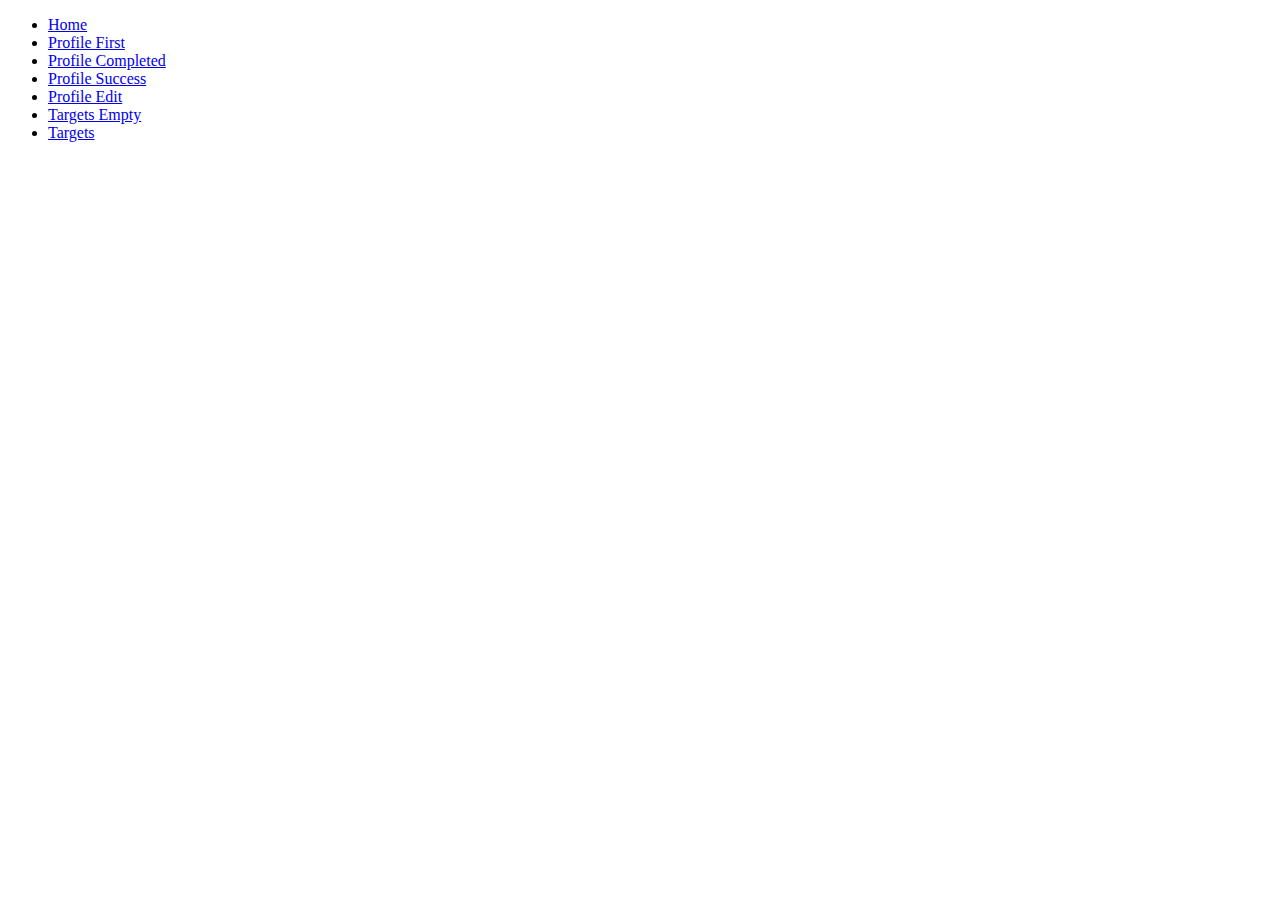
<file: index.html>
<!doctype html>
<html lang="en">
<head>
    <meta charset="UTF-8">
    <meta name="viewport"
          content="width=device-width, user-scalable=no, initial-scale=1.0, maximum-scale=1.0, minimum-scale=1.0">
    <meta http-equiv="X-UA-Compatible" content="ie=edge">
    <title>Document</title>
</head>
<body>
<ul>
    <li><a href="pages/home/home.html">Home</a></li>
    <li><a href="pages/profile/profile.html">Profile First</a></li>
    <li><a href="pages/profile/profile_completed.html">Profile Completed</a></li>
    <li><a href="pages/profile/profile_success.html">Profile Success</a></li>
    <li><a href="pages/profile/profile_edit.html">Profile Edit</a></li>
    <li><a href="pages/targets/targets_empty.html">Targets Empty</a></li>
    <li><a href="pages/targets/targets.html">Targets</a></li>
</ul>
</body>
</html>
</file>
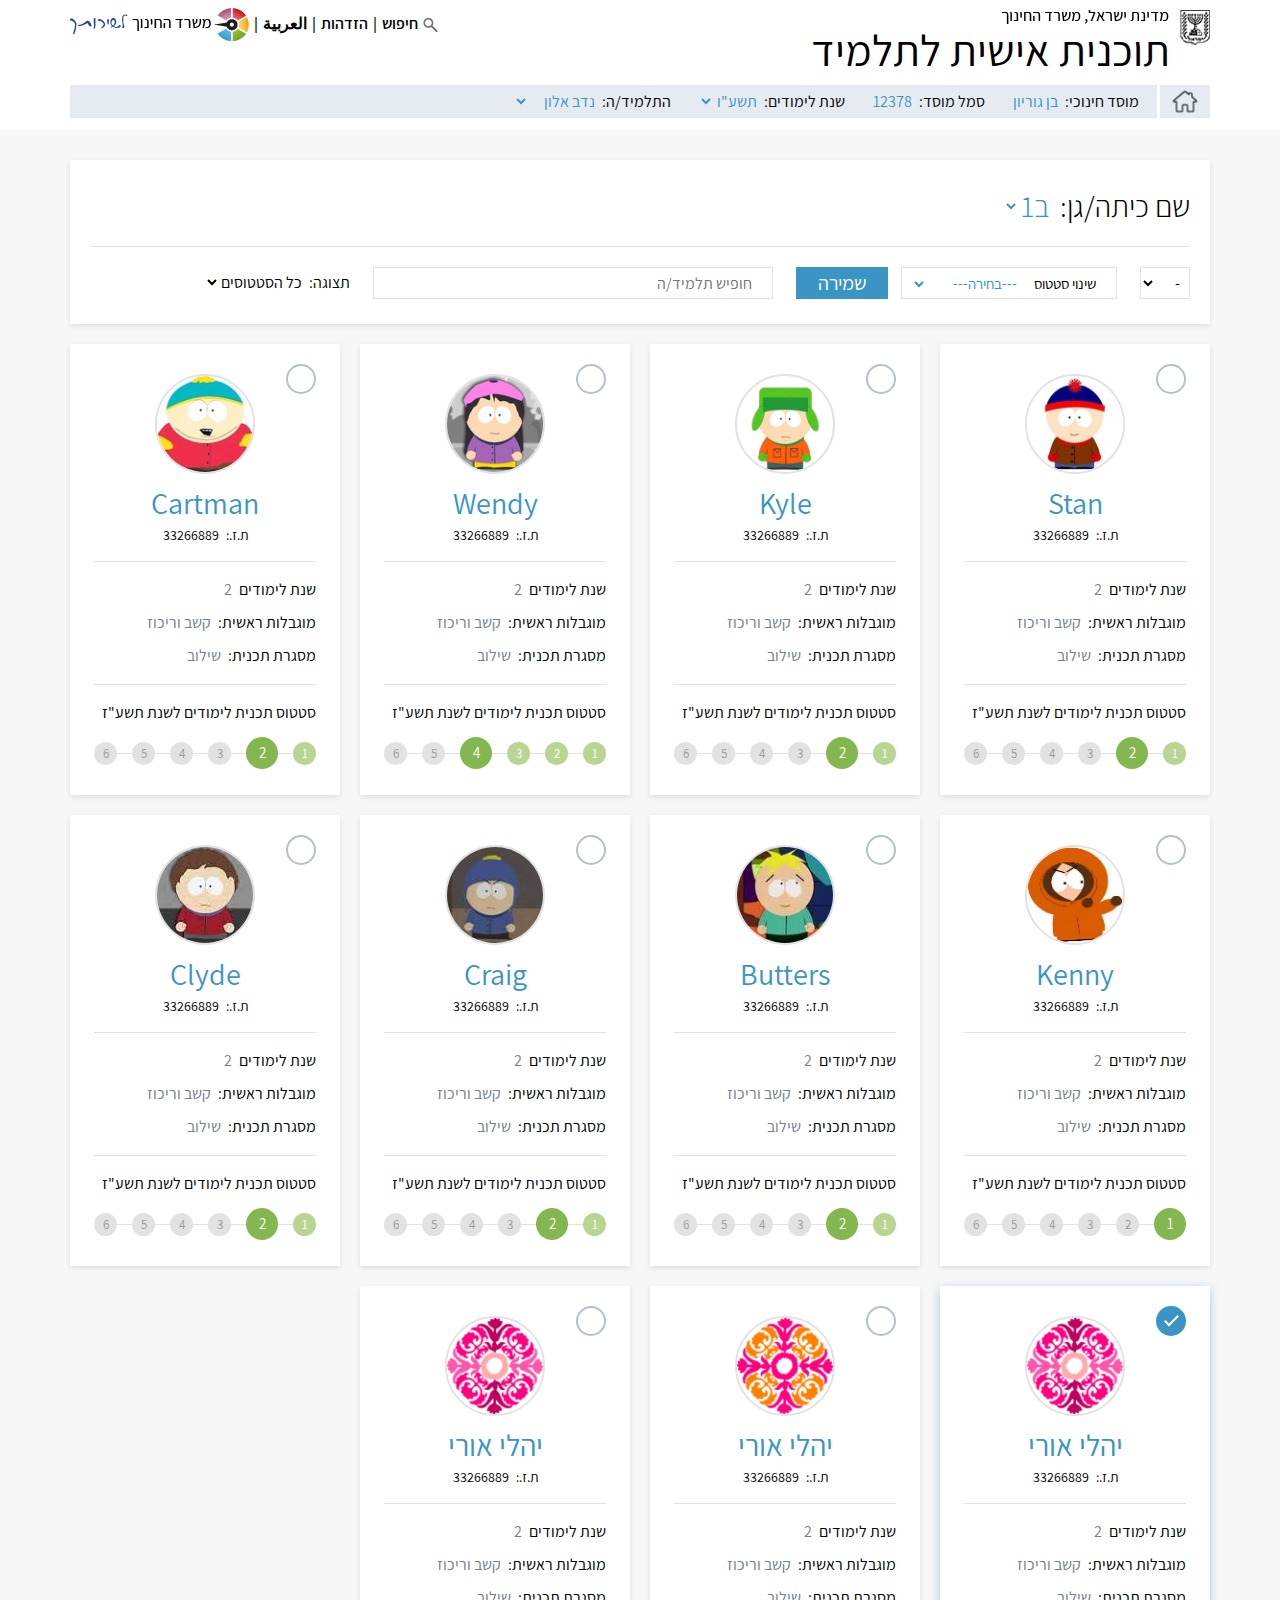
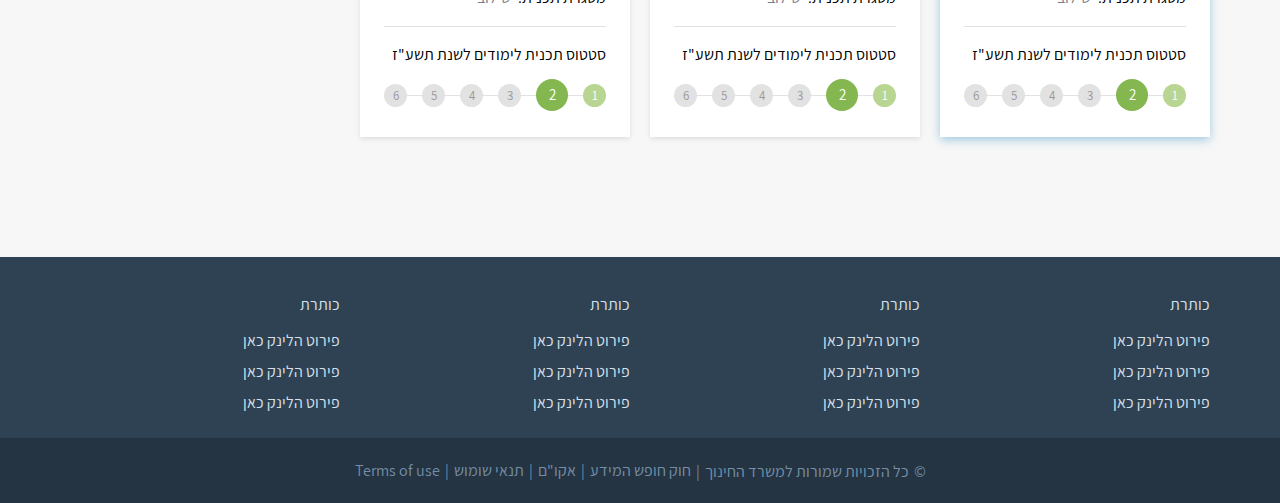
<file: pages/home/home.html>
<!DOCTYPE html>
<html lang="en">
<head>
    <meta charset="UTF-8">
    <title>Tala</title>
    <meta name="viewport" content="width=device-width, initial-scale=1.0">
    <link rel="stylesheet" href="../../styles/bootstrap-3.3.7/css/bootstrap.css">
    <link rel="stylesheet" href="home.css">
</head>
<body>

<header class="header">
    <div class="wrapper">
        <img class="logo" alt="מדינת ישראל, משרד החינוך" src="../../img/Logo_Minister.png">
        <nav class="header-navigation">
            <ul class="header-navigation-list">
                <li class="header-navigation-item search">חיפוש</li>
                <li class="header-navigation-item">הזדהות</li>
                <li class="header-navigation-item">العربية</li>
                <li class="header-navigation-item">
                    <img class="header-navigation-item-logo" alt="משרד החינוך לשירותך" src="../../img/Logo_Minister_2.png">
                </li>
            </ul>
        </nav>

        <h1 class="header-title">תוכנית אישית לתלמיד</h1>

        <div class="header-bar">
            <a class="header-home" href=""></a>

            <ul class="header-filters-list">

                <li class="header-filters-item static">
                    <dl class="header-filters-item-group">
                        <dt class="header-filters-item-title">מוסד חינוכי:</dt>
                        <dd class="header-filters-item-data">בן גוריון</dd>
                    </dl>
                </li>

                <li class="header-filters-item static">
                    <dl class="header-filters-item-group">
                        <dt class="header-filters-item-title">סמל מוסד:</dt>
                        <dd class="header-filters-item-data">12378</dd>
                    </dl>
                </li>

                <li class="header-filters-item">
                    <label for="year" class="header-filters-item-title">שנת לימודים:</label>
                    <select id="year" name="year" class="header-filters-item-data choice-year">
                        <option value="1">תשע"ו</option>
                        <option value="2">תשע"ז</option>
                    </select>
                </li>

                <li class="header-filters-item">
                    <label for="student" class="header-filters-item-title">התלמיד/ה:</label>
                    <select id="student" name="student" class="header-filters-item-data choice-student">
                        <option value="1">נדב אלון</option>
                        <option value="2">נועם ברוך</option>
                        <option value="3">נדב אלון</option>
                        <option value="4">ילד עם שם ארוך מאוד</option>
                    </select>
                </li>
            </ul>
        </div>
    </div>
</header>

<main class="content wrapper">
    <section class="area">
        <h2 class="title">
            <label for="className" class="title-label">שם כיתה/גן: </label>
            <select id="className" name="className" class="title-data">
                <option value="1">ב1</option>
                <option value="2">ב2</option>
            </select>
        </h2>

        <ul class="students-manage">
            <li class="students-manage-item">
                <label for="changeStatusFilter" class="students-manage-filter-label sr-only">סימון כרטיסיות</label>
                <select id="changeStatusFilter" name="changeStatusFilter" class="students-manage-filter-data">
                    <option value="0">-</option>
                    <option value="all">הכל</option>
                    <option value="none">אף אחד</option>
                    <option value="1">סטטוס ראשון</option>
                    <option value="2">סטטוס שני</option>
                    <option value="3">סטטוס שלילי</option>
                    <option value="4">סטטוס רביעי</option>
                    <option value="5">סטטוס חמישי</option>
                </select>
            </li>

            <li class="students-manage-item">
                <div class="students-manage-status">
                    <label for="changeStatusAction" class="students-manage-status-label">שינוי סטטוס</label>
                    <select id="changeStatusAction" name="changeStatusAction" class="students-manage-status-data">
                        <option value="default">---בחירה---</option>
                        <option value="students">עבור התלמידים:</option>
                        <option value="1">סטטוס ראשון</option>
                        <option value="2">סטטוס שני</option>
                        <option value="3">סטטוס שלילי</option>
                        <option value="4">סטטוס רביעי</option>
                        <option value="5">סטטוס חמישי</option>
                    </select>
                </div>
                <button class="students-manage-status-btn"><span>שמירה</span></button>
            </li>

            <li class="students-manage-item">
                <label for="searchStudents" class="sr-only">חופיש תלמיד/ה</label>
                <input id="searchStudents" type="text" class="students-manage-search" placeholder="חופיש תלמיד/ה"/>
            </li>

            <li class="students-manage-item">
                <div class="students-manage-view">
                    <label for="representationFilter" class="students-manage-view-label">תצוגה:</label>
                    <select id="representationFilter" name="representationFilter" class="students-manage-view-data">
                        <option value="all">כל הסטטוסים</option>
                        <option value="1">סטטוס ראשון</option>
                        <option value="2">סטטוס שני</option>
                        <option value="3">סטטוס שלילי</option>
                        <option value="4">סטטוס רביעי</option>
                        <option value="5">סטטוס חמישי</option>
                    </select>
                </div>
            </li>
        </ul>
    </section>

    <section class="students">
        <ul class="students-list">
            <li class="students-card area">
                <!--//checkbox-->
                <div class="students-card-checkbox">
                    <label class="control control_checkbox">
                        <input type="checkbox">
                        <div class="control_indicator"></div>
                    </label>
                </div>

                <!--photo-->
                <div class="students-card-photo">
                    <img src="../../img/children/stan.jpeg" alt="תמונה של תלמיד" class="students-card-photo-container"></img>
                    <div class="students-card-photo-hover"></div>
                </div>

                <!--name and personal number-->
                <div class="profile-card-head">
                    <h3 class="profile-card-name">Stan</h3>
                    <dl class="profile-card-number">
                        <dt class="profile-card-title">ת.ז.:</dt>
                        <dd class="profile-card-data">33266889</dd>
                    </dl>
                </div>

                <!--details-->
                <ul class="profile-card-list">
                    <li class="profile-card-list-item">
                        <dl>
                            <dt class="profile-card-title">שנת לימודים</dt>
                            <dd class="profile-card-data">2</dd>
                        </dl>
                    </li>
                    <li class="profile-card-list-item">
                        <dl>
                            <dt class="profile-card-title">מוגבלות ראשית:</dt>
                            <dd class="profile-card-data">קשב וריכוז</dd>
                        </dl>
                    </li>
                    <li class="profile-card-list-item">
                        <dl>
                            <dt class="profile-card-title">מסגרת תכנית:</dt>
                            <dd class="profile-card-data">שילוב</dd>
                        </dl>
                    </li>
                </ul>
                <div class="status">
                    <p class="status-title">סטטוס תכנית לימודים לשנת תשע"ז</p>
                    <div class="status-wrapper">
                        <div class="status-index completed" data-tooltip="ממתין לאישור של מנהלת">1</div>
                        <div class="status-index active" data-tooltip="ממתין לאישור של מנהלת">2</div>
                        <div class="status-index" data-tooltip="ממתין לאישור של מנהלת">3</div>
                        <div class="status-index" data-tooltip="ממתין לאישור של מנהלת">4</div>
                        <div class="status-index" data-tooltip="ממתין לאישור של מנהלת">5</div>
                        <div class="status-index" data-tooltip="ממתין לאישור של מנהלת">6</div>
                    </div>
                </div>
            </li>

            <li class="students-card area">
                <!--//checkbox-->
                <div class="students-card-checkbox">
                    <label class="control control_checkbox">
                        <input type="checkbox">
                        <div class="control_indicator"></div>
                    </label>
                </div>

                <!--photo-->
                <div class="students-card-photo">
                    <img src="../../img/children/kyle.png" alt="תמונה של תלמיד" class="students-card-photo-container"></img>
                    <div class="students-card-photo-hover"></div>
                </div>

                <!--name and personal number-->
                <div class="profile-card-head">
                    <h3 class="profile-card-name">Kyle</h3>
                    <dl class="profile-card-number">
                        <dt class="profile-card-title">ת.ז.:</dt>
                        <dd class="profile-card-data">33266889</dd>
                    </dl>
                </div>

                <!--details-->
                <ul class="profile-card-list">
                    <li class="profile-card-list-item">
                        <dl>
                            <dt class="profile-card-title">שנת לימודים</dt>
                            <dd class="profile-card-data">2</dd>
                        </dl>
                    </li>
                    <li class="profile-card-list-item">
                        <dl>
                            <dt class="profile-card-title">מוגבלות ראשית:</dt>
                            <dd class="profile-card-data">קשב וריכוז</dd>
                        </dl>
                    </li>
                    <li class="profile-card-list-item">
                        <dl>
                            <dt class="profile-card-title">מסגרת תכנית:</dt>
                            <dd class="profile-card-data">שילוב</dd>
                        </dl>
                    </li>
                </ul>
                <div class="status">
                    <p class="status-title">סטטוס תכנית לימודים לשנת תשע"ז</p>
                    <div class="status-wrapper">
                        <div class="status-index completed" data-tooltip="ממתין לאישור של מנהלת">1</div>
                        <div class="status-index active" data-tooltip="ממתין לאישור של מנהלת">2</div>
                        <div class="status-index" data-tooltip="ממתין לאישור של מנהלת">3</div>
                        <div class="status-index" data-tooltip="ממתין לאישור של מנהלת">4</div>
                        <div class="status-index" data-tooltip="ממתין לאישור של מנהלת">5</div>
                        <div class="status-index" data-tooltip="ממתין לאישור של מנהלת">6</div>
                    </div>
                </div>
            </li>

            <li class="students-card area">
                <!--//checkbox-->
                <div class="students-card-checkbox">
                    <label class="control control_checkbox">
                        <input type="checkbox">
                        <div class="control_indicator"></div>
                    </label>
                </div>

                <!--photo-->
                <div class="students-card-photo">
                    <img src="../../img/children/wendy.jpg" alt="תמונה של תלמיד" class="students-card-photo-container"></img>
                    <div class="students-card-photo-hover"></div>
                </div>

                <!--name and personal number-->
                <div class="profile-card-head">
                    <h3 class="profile-card-name">Wendy</h3>
                    <dl class="profile-card-number">
                        <dt class="profile-card-title">ת.ז.:</dt>
                        <dd class="profile-card-data">33266889</dd>
                    </dl>
                </div>

                <!--details-->
                <ul class="profile-card-list">
                    <li class="profile-card-list-item">
                        <dl>
                            <dt class="profile-card-title">שנת לימודים</dt>
                            <dd class="profile-card-data">2</dd>
                        </dl>
                    </li>
                    <li class="profile-card-list-item">
                        <dl>
                            <dt class="profile-card-title">מוגבלות ראשית:</dt>
                            <dd class="profile-card-data">קשב וריכוז</dd>
                        </dl>
                    </li>
                    <li class="profile-card-list-item">
                        <dl>
                            <dt class="profile-card-title">מסגרת תכנית:</dt>
                            <dd class="profile-card-data">שילוב</dd>
                        </dl>
                    </li>
                </ul>
                <div class="status">
                    <p class="status-title">סטטוס תכנית לימודים לשנת תשע"ז</p>
                    <div class="status-wrapper">
                        <div class="status-index completed" data-tooltip="ממתין לאישור של מנהלת">1</div>
                        <div class="status-index completed" data-tooltip="ממתין לאישור של מנהלת">2</div>
                        <div class="status-index completed" data-tooltip="ממתין לאישור של מנהלת">3</div>
                        <div class="status-index active" data-tooltip="ממתין לאישור של מנהלת">4</div>
                        <div class="status-index" data-tooltip="ממתין לאישור של מנהלת">5</div>
                        <div class="status-index" data-tooltip="ממתין לאישור של מנהלת">6</div>
                    </div>
                </div>
            </li>

            <li class="students-card area">
                <!--//checkbox-->
                <div class="students-card-checkbox">
                    <label class="control control_checkbox">
                        <input type="checkbox">
                        <div class="control_indicator"></div>
                    </label>
                </div>

                <!--photo-->
                <div class="students-card-photo">
                    <img src="../../img/children/cartman.jpg" alt="תמונה של תלמיד" class="students-card-photo-container"></img>
                    <div class="students-card-photo-hover"></div>
                </div>

                <!--name and personal number-->
                <div class="profile-card-head">
                    <h3 class="profile-card-name">Cartman</h3>
                    <dl class="profile-card-number">
                        <dt class="profile-card-title">ת.ז.:</dt>
                        <dd class="profile-card-data">33266889</dd>
                    </dl>
                </div>

                <!--details-->
                <ul class="profile-card-list">
                    <li class="profile-card-list-item">
                        <dl>
                            <dt class="profile-card-title">שנת לימודים</dt>
                            <dd class="profile-card-data">2</dd>
                        </dl>
                    </li>
                    <li class="profile-card-list-item">
                        <dl>
                            <dt class="profile-card-title">מוגבלות ראשית:</dt>
                            <dd class="profile-card-data">קשב וריכוז</dd>
                        </dl>
                    </li>
                    <li class="profile-card-list-item">
                        <dl>
                            <dt class="profile-card-title">מסגרת תכנית:</dt>
                            <dd class="profile-card-data">שילוב</dd>
                        </dl>
                    </li>
                </ul>
                <div class="status">
                    <p class="status-title">סטטוס תכנית לימודים לשנת תשע"ז</p>
                    <div class="status-wrapper">
                        <div class="status-index completed" data-tooltip="ממתין לאישור של מנהלת">1</div>
                        <div class="status-index active" data-tooltip="ממתין לאישור של מנהלת">2</div>
                        <div class="status-index" data-tooltip="ממתין לאישור של מנהלת">3</div>
                        <div class="status-index" data-tooltip="ממתין לאישור של מנהלת">4</div>
                        <div class="status-index" data-tooltip="ממתין לאישור של מנהלת">5</div>
                        <div class="status-index" data-tooltip="ממתין לאישור של מנהלת">6</div>
                    </div>
                </div>
            </li>

            <li class="students-card area">
                <!--//checkbox-->
                <div class="students-card-checkbox">
                    <label class="control control_checkbox">
                        <input type="checkbox">
                        <div class="control_indicator"></div>
                    </label>
                </div>

                <!--photo-->
                <div class="students-card-photo">
                    <img src="../../img/children/kenny.jpg" alt="תמונה של תלמיד" class="students-card-photo-container"></img>
                    <div class="students-card-photo-hover"></div>
                </div>

                <!--name and personal number-->
                <div class="profile-card-head">
                    <h3 class="profile-card-name">Kenny</h3>
                    <dl class="profile-card-number">
                        <dt class="profile-card-title">ת.ז.:</dt>
                        <dd class="profile-card-data">33266889</dd>
                    </dl>
                </div>

                <!--details-->
                <ul class="profile-card-list">
                    <li class="profile-card-list-item">
                        <dl>
                            <dt class="profile-card-title">שנת לימודים</dt>
                            <dd class="profile-card-data">2</dd>
                        </dl>
                    </li>
                    <li class="profile-card-list-item">
                        <dl>
                            <dt class="profile-card-title">מוגבלות ראשית:</dt>
                            <dd class="profile-card-data">קשב וריכוז</dd>
                        </dl>
                    </li>
                    <li class="profile-card-list-item">
                        <dl>
                            <dt class="profile-card-title">מסגרת תכנית:</dt>
                            <dd class="profile-card-data">שילוב</dd>
                        </dl>
                    </li>
                </ul>
                <div class="status">
                    <p class="status-title">סטטוס תכנית לימודים לשנת תשע"ז</p>
                    <div class="status-wrapper">
                        <div class="status-index active" data-tooltip="ממתין לאישור של מנהלת">1</div>
                        <div class="status-index" data-tooltip="ממתין לאישור של מנהלת">2</div>
                        <div class="status-index" data-tooltip="ממתין לאישור של מנהלת">3</div>
                        <div class="status-index" data-tooltip="ממתין לאישור של מנהלת">4</div>
                        <div class="status-index" data-tooltip="ממתין לאישור של מנהלת">5</div>
                        <div class="status-index" data-tooltip="ממתין לאישור של מנהלת">6</div>
                    </div>
                </div>
            </li>

            <li class="students-card area">
                <!--//checkbox-->
                <div class="students-card-checkbox">
                    <label class="control control_checkbox">
                        <input type="checkbox">
                        <div class="control_indicator"></div>
                    </label>
                </div>

                <!--photo-->
                <div class="students-card-photo">
                    <img src="../../img/children/butters.jpg" alt="תמונה של תלמיד" class="students-card-photo-container"></img>
                    <div class="students-card-photo-hover"></div>
                </div>

                <!--name and personal number-->
                <div class="profile-card-head">
                    <h3 class="profile-card-name">Butters</h3>
                    <dl class="profile-card-number">
                        <dt class="profile-card-title">ת.ז.:</dt>
                        <dd class="profile-card-data">33266889</dd>
                    </dl>
                </div>

                <!--details-->
                <ul class="profile-card-list">
                    <li class="profile-card-list-item">
                        <dl>
                            <dt class="profile-card-title">שנת לימודים</dt>
                            <dd class="profile-card-data">2</dd>
                        </dl>
                    </li>
                    <li class="profile-card-list-item">
                        <dl>
                            <dt class="profile-card-title">מוגבלות ראשית:</dt>
                            <dd class="profile-card-data">קשב וריכוז</dd>
                        </dl>
                    </li>
                    <li class="profile-card-list-item">
                        <dl>
                            <dt class="profile-card-title">מסגרת תכנית:</dt>
                            <dd class="profile-card-data">שילוב</dd>
                        </dl>
                    </li>
                </ul>
                <div class="status">
                    <p class="status-title">סטטוס תכנית לימודים לשנת תשע"ז</p>
                    <div class="status-wrapper">
                        <div class="status-index completed" data-tooltip="ממתין לאישור של מנהלת">1</div>
                        <div class="status-index active" data-tooltip="ממתין לאישור של מנהלת">2</div>
                        <div class="status-index" data-tooltip="ממתין לאישור של מנהלת">3</div>
                        <div class="status-index" data-tooltip="ממתין לאישור של מנהלת">4</div>
                        <div class="status-index" data-tooltip="ממתין לאישור של מנהלת">5</div>
                        <div class="status-index" data-tooltip="ממתין לאישור של מנהלת">6</div>
                    </div>
                </div>
            </li>

            <li class="students-card area">
                <!--//checkbox-->
                <div class="students-card-checkbox">
                    <label class="control control_checkbox">
                        <input type="checkbox">
                        <div class="control_indicator"></div>
                    </label>
                </div>

                <!--photo-->
                <div class="students-card-photo">
                    <img src="../../img/children/craig.jpg" alt="תמונה של תלמיד" class="students-card-photo-container"></img>
                    <div class="students-card-photo-hover"></div>
                </div>

                <!--name and personal number-->
                <div class="profile-card-head">
                    <h3 class="profile-card-name">Craig</h3>
                    <dl class="profile-card-number">
                        <dt class="profile-card-title">ת.ז.:</dt>
                        <dd class="profile-card-data">33266889</dd>
                    </dl>
                </div>

                <!--details-->
                <ul class="profile-card-list">
                    <li class="profile-card-list-item">
                        <dl>
                            <dt class="profile-card-title">שנת לימודים</dt>
                            <dd class="profile-card-data">2</dd>
                        </dl>
                    </li>
                    <li class="profile-card-list-item">
                        <dl>
                            <dt class="profile-card-title">מוגבלות ראשית:</dt>
                            <dd class="profile-card-data">קשב וריכוז</dd>
                        </dl>
                    </li>
                    <li class="profile-card-list-item">
                        <dl>
                            <dt class="profile-card-title">מסגרת תכנית:</dt>
                            <dd class="profile-card-data">שילוב</dd>
                        </dl>
                    </li>
                </ul>
                <div class="status">
                    <p class="status-title">סטטוס תכנית לימודים לשנת תשע"ז</p>
                    <div class="status-wrapper">
                        <div class="status-index completed" data-tooltip="ממתין לאישור של מנהלת">1</div>
                        <div class="status-index active" data-tooltip="ממתין לאישור של מנהלת">2</div>
                        <div class="status-index" data-tooltip="ממתין לאישור של מנהלת">3</div>
                        <div class="status-index" data-tooltip="ממתין לאישור של מנהלת">4</div>
                        <div class="status-index" data-tooltip="ממתין לאישור של מנהלת">5</div>
                        <div class="status-index" data-tooltip="ממתין לאישור של מנהלת">6</div>
                    </div>
                </div>
            </li>

            <li class="students-card area">
                <!--//checkbox-->
                <div class="students-card-checkbox">
                    <label class="control control_checkbox">
                        <input type="checkbox">
                        <div class="control_indicator"></div>
                    </label>
                </div>

                <!--photo-->
                <div class="students-card-photo">
                    <img src="../../img/children/clyde.jpg" alt="תמונה של תלמיד" class="students-card-photo-container"></img>
                    <div class="students-card-photo-hover"></div>
                </div>

                <!--name and personal number-->
                <div class="profile-card-head">
                    <h3 class="profile-card-name">Clyde</h3>
                    <dl class="profile-card-number">
                        <dt class="profile-card-title">ת.ז.:</dt>
                        <dd class="profile-card-data">33266889</dd>
                    </dl>
                </div>

                <!--details-->
                <ul class="profile-card-list">
                    <li class="profile-card-list-item">
                        <dl>
                            <dt class="profile-card-title">שנת לימודים</dt>
                            <dd class="profile-card-data">2</dd>
                        </dl>
                    </li>
                    <li class="profile-card-list-item">
                        <dl>
                            <dt class="profile-card-title">מוגבלות ראשית:</dt>
                            <dd class="profile-card-data">קשב וריכוז</dd>
                        </dl>
                    </li>
                    <li class="profile-card-list-item">
                        <dl>
                            <dt class="profile-card-title">מסגרת תכנית:</dt>
                            <dd class="profile-card-data">שילוב</dd>
                        </dl>
                    </li>
                </ul>
                <div class="status">
                    <p class="status-title">סטטוס תכנית לימודים לשנת תשע"ז</p>
                    <div class="status-wrapper">
                        <div class="status-index completed" data-tooltip="ממתין לאישור של מנהלת">1</div>
                        <div class="status-index active" data-tooltip="ממתין לאישור של מנהלת">2</div>
                        <div class="status-index" data-tooltip="ממתין לאישור של מנהלת">3</div>
                        <div class="status-index" data-tooltip="ממתין לאישור של מנהלת">4</div>
                        <div class="status-index" data-tooltip="ממתין לאישור של מנהלת">5</div>
                        <div class="status-index" data-tooltip="ממתין לאישור של מנהלת">6</div>
                    </div>
                </div>
            </li>

            <li class="students-card area checked">
                <!--//checkbox-->
                <div class="students-card-checkbox">
                    <label class="control control_checkbox">
                        <input type="checkbox" checked="checked">
                        <div class="control_indicator"></div>
                    </label>
                </div>

                <!--photo-->
                <div class="students-card-photo">
                    <img src="../../img/children/photo_back_1.png" alt="תמונה של תלמיד איננה" class="students-card-photo-container"></img>
                    <div class="students-card-photo-hover"></div>
                </div>

                <!--name and personal number-->
                <div class="profile-card-head">
                    <h3 class="profile-card-name">יהלי אורי</h3>
                    <dl class="profile-card-number">
                        <dt class="profile-card-title">ת.ז.:</dt>
                        <dd class="profile-card-data">33266889</dd>
                    </dl>
                </div>

                <!--details-->
                <ul class="profile-card-list">
                    <li class="profile-card-list-item">
                        <dl>
                            <dt class="profile-card-title">שנת לימודים</dt>
                            <dd class="profile-card-data">2</dd>
                        </dl>
                    </li>
                    <li class="profile-card-list-item">
                        <dl>
                            <dt class="profile-card-title">מוגבלות ראשית:</dt>
                            <dd class="profile-card-data">קשב וריכוז</dd>
                        </dl>
                    </li>
                    <li class="profile-card-list-item">
                        <dl>
                            <dt class="profile-card-title">מסגרת תכנית:</dt>
                            <dd class="profile-card-data">שילוב</dd>
                        </dl>
                    </li>
                </ul>
                <div class="status">
                    <p class="status-title">סטטוס תכנית לימודים לשנת תשע"ז</p>
                    <div class="status-wrapper">
                        <div class="status-index completed" data-tooltip="ממתין לאישור של מנהלת">1</div>
                        <div class="status-index active" data-tooltip="ממתין לאישור של מנהלת">2</div>
                        <div class="status-index" data-tooltip="ממתין לאישור של מנהלת">3</div>
                        <div class="status-index" data-tooltip="ממתין לאישור של מנהלת">4</div>
                        <div class="status-index" data-tooltip="ממתין לאישור של מנהלת">5</div>
                        <div class="status-index" data-tooltip="ממתין לאישור של מנהלת">6</div>
                    </div>
                </div>
            </li>

            <li class="students-card area">
                <!--//checkbox-->
                <div class="students-card-checkbox">
                    <label class="control control_checkbox">
                        <input type="checkbox">
                        <div class="control_indicator"></div>
                    </label>
                </div>

                <!--photo-->
                <div class="students-card-photo">
                    <img src="../../img/children/photo_back_2.png" alt="תמונה של תלמיד איננה" class="students-card-photo-container"></img>
                    <div class="students-card-photo-hover"></div>
                </div>

                <!--name and personal number-->
                <div class="profile-card-head">
                    <h3 class="profile-card-name">יהלי אורי</h3>
                    <dl class="profile-card-number">
                        <dt class="profile-card-title">ת.ז.:</dt>
                        <dd class="profile-card-data">33266889</dd>
                    </dl>
                </div>

                <!--details-->
                <ul class="profile-card-list">
                    <li class="profile-card-list-item">
                        <dl>
                            <dt class="profile-card-title">שנת לימודים</dt>
                            <dd class="profile-card-data">2</dd>
                        </dl>
                    </li>
                    <li class="profile-card-list-item">
                        <dl>
                            <dt class="profile-card-title">מוגבלות ראשית:</dt>
                            <dd class="profile-card-data">קשב וריכוז</dd>
                        </dl>
                    </li>
                    <li class="profile-card-list-item">
                        <dl>
                            <dt class="profile-card-title">מסגרת תכנית:</dt>
                            <dd class="profile-card-data">שילוב</dd>
                        </dl>
                    </li>
                </ul>
                <div class="status">
                    <p class="status-title">סטטוס תכנית לימודים לשנת תשע"ז</p>
                    <div class="status-wrapper">
                        <div class="status-index completed" data-tooltip="ממתין לאישור של מנהלת">1</div>
                        <div class="status-index active" data-tooltip="ממתין לאישור של מנהלת">2</div>
                        <div class="status-index" data-tooltip="ממתין לאישור של מנהלת">3</div>
                        <div class="status-index" data-tooltip="ממתין לאישור של מנהלת">4</div>
                        <div class="status-index" data-tooltip="ממתין לאישור של מנהלת">5</div>
                        <div class="status-index" data-tooltip="ממתין לאישור של מנהלת">6</div>
                    </div>
                </div>
            </li>

            <li class="students-card area">
                <!--//checkbox-->
                <div class="students-card-checkbox">
                    <label class="control control_checkbox">
                        <input type="checkbox">
                        <div class="control_indicator"></div>
                    </label>
                </div>

                <!--photo-->
                <div class="students-card-photo">
                    <img src="../../img/children/photo_back_1.png" alt="תמונה של תלמיד איננה" class="students-card-photo-container"></img>
                    <div class="students-card-photo-hover"></div>
                </div>

                <!--name and personal number-->
                <div class="profile-card-head">
                    <h3 class="profile-card-name">יהלי אורי</h3>
                    <dl class="profile-card-number">
                        <dt class="profile-card-title">ת.ז.:</dt>
                        <dd class="profile-card-data">33266889</dd>
                    </dl>
                </div>

                <!--details-->
                <ul class="profile-card-list">
                    <li class="profile-card-list-item">
                        <dl>
                            <dt class="profile-card-title">שנת לימודים</dt>
                            <dd class="profile-card-data">2</dd>
                        </dl>
                    </li>
                    <li class="profile-card-list-item">
                        <dl>
                            <dt class="profile-card-title">מוגבלות ראשית:</dt>
                            <dd class="profile-card-data">קשב וריכוז</dd>
                        </dl>
                    </li>
                    <li class="profile-card-list-item">
                        <dl>
                            <dt class="profile-card-title">מסגרת תכנית:</dt>
                            <dd class="profile-card-data">שילוב</dd>
                        </dl>
                    </li>
                </ul>
                <div class="status">
                    <p class="status-title">סטטוס תכנית לימודים לשנת תשע"ז</p>
                    <div class="status-wrapper">
                        <div class="status-index completed" data-tooltip="ממתין לאישור של מנהלת">1</div>
                        <div class="status-index active" data-tooltip="ממתין לאישור של מנהלת">2</div>
                        <div class="status-index" data-tooltip="ממתין לאישור של מנהלת">3</div>
                        <div class="status-index" data-tooltip="ממתין לאישור של מנהלת">4</div>
                        <div class="status-index" data-tooltip="ממתין לאישור של מנהלת">5</div>
                        <div class="status-index" data-tooltip="ממתין לאישור של מנהלת">6</div>
                    </div>
                </div>
            </li>



        </ul>
    </section>

</main>

<footer class="footer">
    <nav class="footer-nav wrapper">
        <ul class="footer-nav-list">
            <ll class="footer-nav-item">
                <h4 class="footer-nav-item-title">כותרת</h4>
                <ul>
                    <li class="footer-nav-item-link">פירוט הלינק כאן</li>
                    <li class="footer-nav-item-link">פירוט הלינק כאן</li>
                    <li class="footer-nav-item-link">פירוט הלינק כאן</li>
                </ul>
            </ll>
            <ll class="footer-nav-item">
                <h4 class="footer-nav-item-title">כותרת</h4>
                <ul>
                    <li class="footer-nav-item-link">פירוט הלינק כאן</li>
                    <li class="footer-nav-item-link">פירוט הלינק כאן</li>
                    <li class="footer-nav-item-link">פירוט הלינק כאן</li>
                </ul>
            </ll>
            <ll class="footer-nav-item">
                <h4 class="footer-nav-item-title">כותרת</h4>
                <ul>
                    <li class="footer-nav-item-link">פירוט הלינק כאן</li>
                    <li class="footer-nav-item-link">פירוט הלינק כאן</li>
                    <li class="footer-nav-item-link">פירוט הלינק כאן</li>
                </ul>
            </ll>
            <ll class="footer-nav-item">
                <h4 class="footer-nav-item-title">כותרת</h4>
                <ul>
                    <li class="footer-nav-item-link">פירוט הלינק כאן</li>
                    <li class="footer-nav-item-link">פירוט הלינק כאן</li>
                    <li class="footer-nav-item-link">פירוט הלינק כאן</li>
                </ul>
            </ll>
        </ul>
    </nav>
    <div class="footer-legal">
        <ul class="footer-legal-list wrapper">
            <li class="footer-legal-item">כל הזכויות שמורות למשרד החינוך</li>
            <li class="footer-legal-item">חוק חופש המידע</li>
            <li class="footer-legal-item">אקו"ם</li>
            <li class="footer-legal-item">תנאי שומוש</li>
            <li class="footer-legal-item">Terms of use</li>
        </ul>

    </div>
</footer>

<!--Modal -->
<div id="myModal" class="modal fade" role="dialog" aria-labelledby="modalTitle">
    <div class="modal-dialog">

        <!-- Modal content-->
        <div class="modal-content">
            <div class="modal-header">
                <button type="button" class="close" data-dismiss="modal" aria-label="Close" aria-describedby="descriptionClose"></button>
                <div id="descriptionClose" class="sr-only">Closing this window will discard any information entered and return you back to the main page</div>
                <div class="modal-subtitle">הערכת פרופיל</div>
                <h2 id="modalTitle" class="modal-title">לימודי</h2>
            </div>

            <div class="modal-body">
                <div class="container-fluid">
                    <div class="row">


                        <div class="modal-main col-lg-8">

                        </div>

                        <!--sidebar-->
                        <div class="modal-side col-lg-4">

                        </div>
                    </div>
                </div>
            </div>
        </div>
    </div>
</div>



<script src="../../js/jquery-3.2.1.js"></script>
<script src="../../js/bootstrap-3.3.7/bootstrap.js"></script>
<script src="home.js"></script>

</body>
</html>
</file>
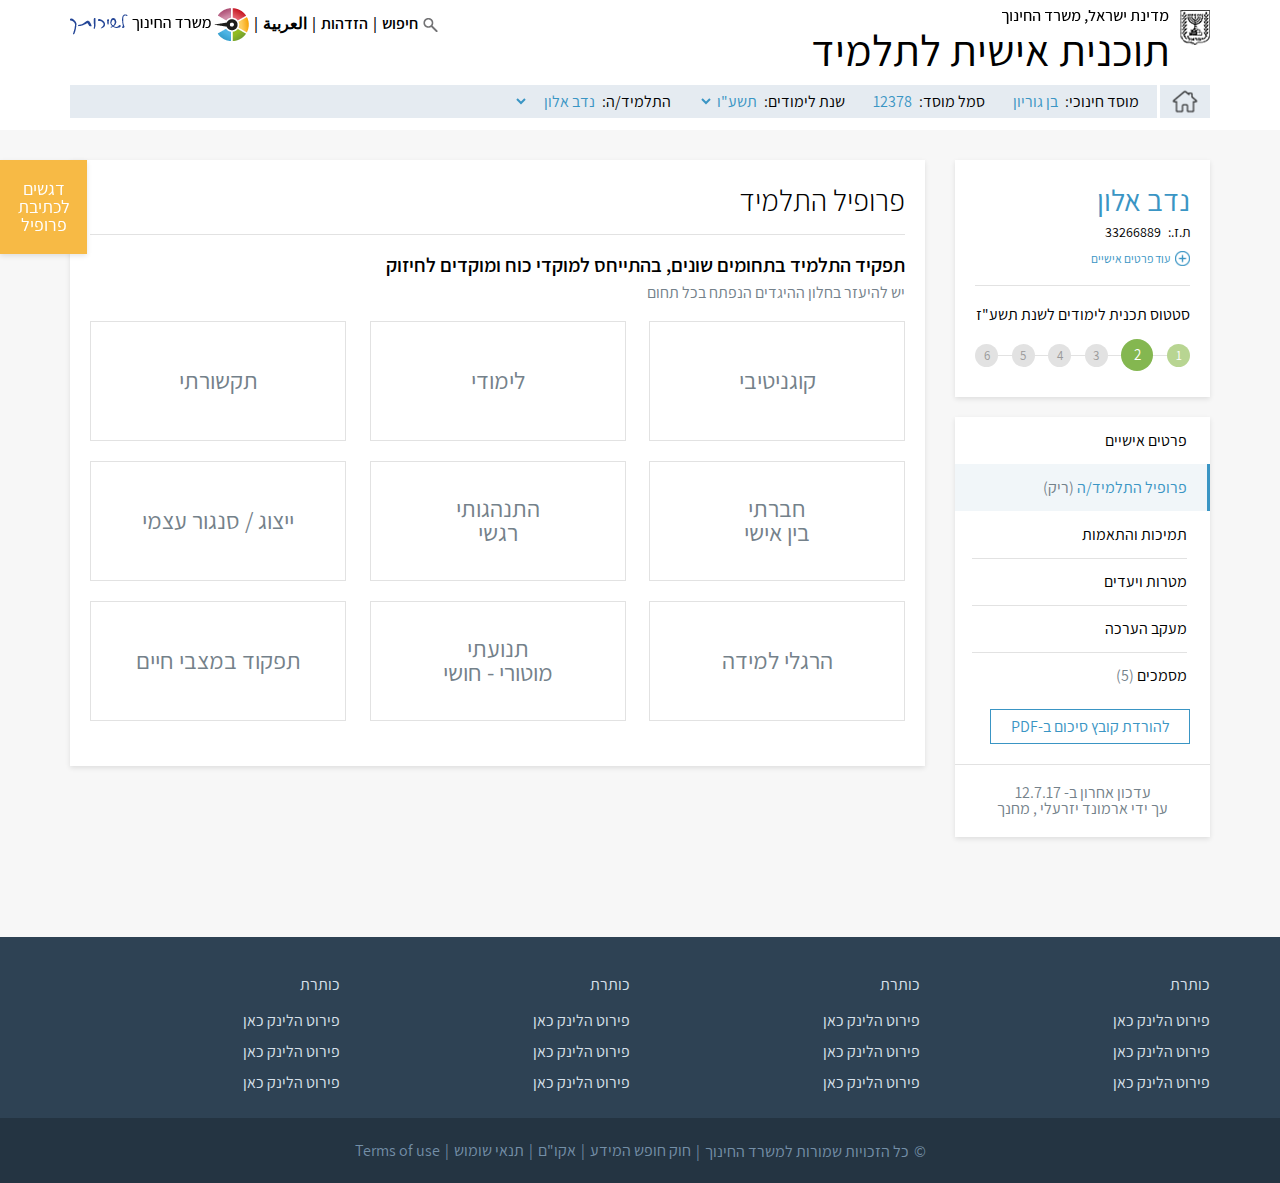
<file: pages/profile/profile.html>
<!DOCTYPE html>
<html lang="en">
<head>
    <meta charset="UTF-8">
    <title>Tala</title>
    <meta name="viewport" content="width=device-width, initial-scale=1.0">
    <link rel="stylesheet" href="../../styles/bootstrap-3.3.7/css/bootstrap.css">
    <link rel="stylesheet" href="profile.css">
</head>
<body>

<header class="header">
    <div class="wrapper">
        <img class="logo" alt="מדינת ישראל, משרד החינוך" src="../../img/Logo_Minister.png">
        <nav class="header-navigation">
            <ul class="header-navigation-list">
                <li class="header-navigation-item search">חיפוש</li>
                <li class="header-navigation-item">הזדהות</li>
                <li class="header-navigation-item">العربية</li>
                <li class="header-navigation-item">
                    <img class="header-navigation-item-logo" alt="משרד החינוך לשירותך" src="../../img/Logo_Minister_2.png">
                </li>
            </ul>
        </nav>

        <h1 class="header-title">תוכנית אישית לתלמיד</h1>

        <div class="header-bar">
            <a class="header-home" href=""></a>

            <ul class="header-filters-list">

                <li class="header-filters-item static">
                    <dl class="header-filters-item-group">
                        <dt class="header-filters-item-title">מוסד חינוכי:</dt>
                        <dd class="header-filters-item-data">בן גוריון</dd>
                    </dl>
                </li>

                <li class="header-filters-item static">
                    <dl class="header-filters-item-group">
                        <dt class="header-filters-item-title">סמל מוסד:</dt>
                        <dd class="header-filters-item-data">12378</dd>
                    </dl>
                </li>

                <li class="header-filters-item">
                    <label for="year" class="header-filters-item-title">שנת לימודים:</label>
                    <select id="year" name="year" class="header-filters-item-data choice-year">
                        <option value="1">תשע"ו</option>
                        <option value="2">תשע"ז</option>
                    </select>
                </li>

                <li class="header-filters-item">
                    <label for="student" class="header-filters-item-title">התלמיד/ה:</label>
                    <select id="student" name="student" class="header-filters-item-data choice-student">
                        <option value="1">נדב אלון</option>
                        <option value="2">נועם ברוך</option>
                        <option value="3">נדב אלון</option>
                        <option value="4">ילד עם שם ארוך מאוד</option>
                    </select>
                </li>
            </ul>
        </div>
    </div>
</header>

<div class="content wrapper row">
    <aside class="side col-lg-3">
        <article class="area profile-card">

            <div class="profile-card-head">
                <h2 class="profile-card-name">נדב אלון</h2>

                <dl class="profile-card-number">
                    <dt class="profile-card-title">ת.ז.:</dt>
                    <dd class="profile-card-data">33266889</dd>
                </dl>

                <button class="profile-card-expand" aria-expanded="false" aria-controls="studentDetails">עוד פרטים אישיים</button>
            </div>

            <ul id="studentDetails" class="profile-card-list collapsed">
                <li class="profile-card-list-item">
                    <dl>
                        <dt class="profile-card-title">גיל:</dt>
                        <dd class="profile-card-data">8</dd>
                    </dl>
                </li>
                <li class="profile-card-list-item">
                    <dl>
                        <dt class="profile-card-title">גן/כיתה:</dt>
                        <dd class="profile-card-data">ב'2</dd>
                    </dl>
                </li>
                <li class="profile-card-list-item">
                    <dl>
                        <dt class="profile-card-title">מוגבלות ראשית:</dt>
                        <dd class="profile-card-data">קשב וריכוז</dd>
                    </dl>
                </li>
                <li class="profile-card-list-item">
                    <dl>
                        <dt class="profile-card-title">מוגבלות משנית:</dt>
                        <dd class="profile-card-data">קשב וריכוז</dd>
                    </dl>
                </li>
                <li class="profile-card-list-item">
                    <dl>
                        <dt class="profile-card-title">מחנך/ת הכיתה:</dt>
                        <dd class="profile-card-data">ישראל כהן</dd>
                    </dl>
                </li>
                <li class="profile-card-list-item">
                    <dl>
                        <dt class="profile-card-title">סוג כיתה:</dt>
                        <dd class="profile-card-data">שילוב</dd>
                    </dl>
                </li>
                <li class="profile-card-list-item editable">
                    <dl>
                        <dt class="profile-card-title">שם כיתה:</dt>
                        <dd class="profile-card-data">השם של הכיתה</dd>
                    </dl>
                    <button class="btn-edit">עריכה</button>
                </li>
            </ul>
            <div class="status">
                <p class="status-title">סטטוס תכנית לימודים לשנת תשע"ז</p>
                <div class="status-wrapper">
                    <div class="status-index completed" data-tooltip="ממתין לאישור של מנהלת">1</div>
                    <div class="status-index active" data-tooltip="ממתין לאישור של מנהלת">2</div>
                    <div class="status-index" data-tooltip="ממתין לאישור של מנהלת">3</div>
                    <div class="status-index" data-tooltip="ממתין לאישור של מנהלת">4</div>
                    <div class="status-index" data-tooltip="ממתין לאישור של מנהלת">5</div>
                    <div class="status-index" data-tooltip="ממתין לאישור של מנהלת">6</div>
                </div>
            </div>
            <div class="profile-card-controls">
                <button class="btn-save">שמירה</button>
                <button class="btn-cancel">ביטול</button>
            </div>

        </article>

        <nav class="navigation">
            <ul class="navigation-list">
                <li class="navigation-item">
                    <a class="navigation-item-link" href="">פרטים אישיים</a>
                </li>
                <li class="navigation-item active">
                    <a class="navigation-item-link" href="">פרופיל התלמיד/ה
                        <span class="navigation-item-status">(ריק)</span>
                    </a>
                </li>
                <li class="navigation-item">
                    <a class="navigation-item-link" href="">תמיכות והתאמות</a>
                </li>
                <li class="navigation-item">
                    <a class="navigation-item-link" href="">מטרות ויעדים</a>
                </li>
                <li class="navigation-item">
                    <a class="navigation-item-link" href="">מעקב הערכה</a>
                </li>
                <li class="navigation-item">
                    <a class="navigation-item-link" href="">מסמכים
                        <span class="navigation-item-status">(5)</span>
                    </a>
                </li>
            </ul>

            <button type="button" class="btn-pdf">להורדת קובץ סיכום ב-PDF</button>

            <legend class="legend">
                <p class="legend-line">עדכון אחרון ב-
                    <time class="legend-line-date">12.7.17</time>
                </p>
                <p class="legend-line">עך ידי
                    <span class="legend-line-tutor">ארמונד יזרעלי</span>
                    <span class="legend-line-divider">,</span>
                    <span class="legend-line-position">מחנך</span>
                </p>
            </legend>
        </nav>
    </aside>

    <main class="profile col-lg-9">
        <section class="area">
            <h3 class="title">פרופיל התלמיד</h3>
            <p class="description">תפקיד התלמיד בתחומים שונים, בהתייחס למוקדי כוח ומוקדים לחיזוק</p>
            <p class="notice">יש להיעזר בחלון ההיגדים הנפתח בכל תחום</p>

            <ul class="profile-list">
                <li class="profile-item">
                    <a href="" class="profile-item-link" data-toggle="modal" data-target="#myModal">
                        <div class="profile-item-completed">
                            <span class="sr-only">יש עריכה לתחום</span>
                        </div>
                        <h4 class="profile-item-title">
                            <span class="profile-item-category">קוגניטיבי</span>
                        </h4>
                        <div class="profile-item-border"></div>
                    </a>
                </li>
                <li class="profile-item">
                    <a href="" class="profile-item-link" data-toggle="modal" data-target="#myModal">
                        <div class="profile-item-completed">
                            <span class="sr-only">יש עריכה לתחום</span>
                        </div>
                        <h4 class="profile-item-title">
                            <span class="profile-item-category">לימודי</span>
                        </h4>
                        <div class="profile-item-border"></div>
                    </a>
                </li>
                <li class="profile-item">
                    <a href="" class="profile-item-link" data-toggle="modal" data-target="#myModal">
                        <div class="profile-item-completed">
                            <span class="sr-only">יש עריכה לתחום</span>
                        </div>
                        <h4 class="profile-item-title">
                            <span class="profile-item-category">תקשורתי</span>
                        </h4>
                        <div class="profile-item-border"></div>
                    </a>
                </li>
                <li class="profile-item">
                    <a href="" class="profile-item-link" data-toggle="modal" data-target="#myModal">
                        <div class="profile-item-completed">
                            <span class="sr-only">יש עריכה לתחום</span>
                        </div>
                        <h4 class="profile-item-title">
                            <span class="profile-item-category">חברתי<br/>בין אישי</span>
                        </h4>
                        <div class="profile-item-border"></div>
                    </a>
                </li>
                <li class="profile-item">
                    <a href="" class="profile-item-link" data-toggle="modal" data-target="#myModal">
                        <div class="profile-item-completed">
                            <span class="sr-only">יש עריכה לתחום</span>
                        </div>
                        <h4 class="profile-item-title">
                            <span class="profile-item-category">התנהגותי<br/>רגשי</span>
                        </h4>
                        <div class="profile-item-border"></div>
                    </a>
                </li>
                <li class="profile-item">
                    <a href="" class="profile-item-link" data-toggle="modal" data-target="#myModal">
                        <div class="profile-item-completed">
                            <span class="sr-only">יש עריכה לתחום</span>
                        </div>
                        <h4 class="profile-item-title">
                            <span class="profile-item-category">ייצוג / סנגור עצמי</span>
                        </h4>
                        <div class="profile-item-border"></div>
                    </a>
                </li>
                <li class="profile-item">
                    <a href="" class="profile-item-link" data-toggle="modal" data-target="#myModal">
                        <div class="profile-item-completed">
                            <span class="sr-only">יש עריכה לתחום</span>
                        </div>
                        <h4 class="profile-item-title">
                            <span class="profile-item-category">הרגלי למידה</span>
                        </h4>
                        <div class="profile-item-border"></div>
                    </a>
                </li>
                <li class="profile-item">
                    <a href="" class="profile-item-link" data-toggle="modal" data-target="#myModal">
                        <div class="profile-item-completed">
                            <span class="sr-only">יש עריכה לתחום</span>
                        </div>
                        <h4 class="profile-item-title">
                            <span class="profile-item-category">תנועתי<br/>מוטורי - חושי</span>
                        </h4>
                        <div class="profile-item-border"></div>
                    </a>
                </li>
                <li class="profile-item">
                    <a href="" class="profile-item-link" data-toggle="modal" data-target="#myModal">
                        <div class="profile-item-completed">
                            <span class="sr-only">יש עריכה לתחום</span>
                        </div>
                        <h4 class="profile-item-title">
                            <span class="profile-item-category">תפקוד במצבי חיים</span>
                        </h4>
                        <div class="profile-item-border"></div>
                    </a>
                </li>
            </ul>
        </section>
    </main>
</div>

<footer class="footer">
    <nav class="footer-nav wrapper">
        <ul class="footer-nav-list">
            <ll class="footer-nav-item">
                <h4 class="footer-nav-item-title">כותרת</h4>
                <ul>
                    <li class="footer-nav-item-link">פירוט הלינק כאן</li>
                    <li class="footer-nav-item-link">פירוט הלינק כאן</li>
                    <li class="footer-nav-item-link">פירוט הלינק כאן</li>
                </ul>
            </ll>
            <ll class="footer-nav-item">
                <h4 class="footer-nav-item-title">כותרת</h4>
                <ul>
                    <li class="footer-nav-item-link">פירוט הלינק כאן</li>
                    <li class="footer-nav-item-link">פירוט הלינק כאן</li>
                    <li class="footer-nav-item-link">פירוט הלינק כאן</li>
                </ul>
            </ll>
            <ll class="footer-nav-item">
                <h4 class="footer-nav-item-title">כותרת</h4>
                <ul>
                    <li class="footer-nav-item-link">פירוט הלינק כאן</li>
                    <li class="footer-nav-item-link">פירוט הלינק כאן</li>
                    <li class="footer-nav-item-link">פירוט הלינק כאן</li>
                </ul>
            </ll>
            <ll class="footer-nav-item">
                <h4 class="footer-nav-item-title">כותרת</h4>
                <ul>
                    <li class="footer-nav-item-link">פירוט הלינק כאן</li>
                    <li class="footer-nav-item-link">פירוט הלינק כאן</li>
                    <li class="footer-nav-item-link">פירוט הלינק כאן</li>
                </ul>
            </ll>
        </ul>
    </nav>
    <div class="footer-legal">
        <ul class="footer-legal-list wrapper">
            <li class="footer-legal-item">כל הזכויות שמורות למשרד החינוך</li>
            <li class="footer-legal-item">חוק חופש המידע</li>
            <li class="footer-legal-item">אקו"ם</li>
            <li class="footer-legal-item">תנאי שומוש</li>
            <li class="footer-legal-item">Terms of use</li>
        </ul>

    </div>
</footer>

<!--Modal -->
<div id="myModal" class="modal fade" role="dialog" aria-labelledby="modalTitle">
    <div class="modal-dialog">

        <!-- Modal content-->
        <div class="modal-content">
            <div class="modal-header">
                <button type="button" class="close" data-dismiss="modal" aria-label="Close" aria-describedby="descriptionClose"></button>
                <div id="descriptionClose" class="sr-only">Closing this window will discard any information entered and return you back to the main page</div>
                <div class="modal-subtitle">הערכת פרופיל</div>
                <h2 id="modalTitle" class="modal-title">לימודי</h2>
            </div>

            <div class="modal-body">
                <div class="container-fluid">
                    <div class="row">

                        <!--form with 2 textareas and 2 buttons-->
                        <div class="modal-main col-lg-8">
                            <form action="" class="modal-main-form">
                                <div class="row">
                                    <div class="modal-field col-sm-6">
                                        <div class="modal-field-wrapper">
                                            <h3 class="modal-field-title">מוקדי הכח</h3>
                                            <label for="focus" class="modal-field-title sr-only">מוקדי הכח</label>
                                            <textarea id="focus" name="focus" class="modal-field-text" aria-multiline="true" placeholder="כתבו כאן את מוקדי הכח בתחום הלימודי"></textarea>
                                        </div>
                                    </div>
                                    <div class="modal-field col-sm-6">
                                        <div class="modal-field-wrapper">
                                            <h3 class="modal-field-title">מוקדי חיזוק</h3>
                                            <label for="enforcement" class="modal-field-title sr-only">מוקדי חיזוק</label>
                                            <textarea id="enforcement" name="enforcement" class="modal-field-text" aria-multiline="true"  placeholder="כתבו כאן את מוקדי הכח בתחום הלימודי"></textarea>
                                        </div>
                                    </div>
                                </div>
                                <div class="modal-button-wrapper">
                                    <button id="save" class="btn-save" type="submit">שמור</button>
                                    <button class="btn-cancel" type="button">ביטול</button>
                                </div>
                            </form>
                        </div>

                        <!--sidebar-->
                        <div class="modal-side col-lg-4">
                            <h3 class="modal-field-title">היגדים!</h3>
                            <ul class="modal-side-list">
                                <li class="modal-side-item">
                                    <dl>
                                        <dt class="modal-side-item-title">קריאה</dt>
                                        <dd class="modal-side-item-data">
                                            <p>קריאה באמצעות סמלים זיהוי עיצורים ותנועות</p>
                                            <p class="collapsed" id="reading">קריאה באמצעות סמלים זיהוי עיצורים ותנועות קריאה באמצעות סמלים זיהוי עיצורים ותנועות קריאה באמצעות סמלים זיהוי עיצורים ותנועות קריאה באמצעות סמלים זיהוי עיצורים ותנועות </p>
                                        </dd>
                                    </dl>
                                    <button class="modal-side-item-expand" type="button" aria-expanded="false" aria-controls="reading">הצג עוד</button>
                                </li>
                                <li class="modal-side-item">
                                    <dl>
                                        <dt class="modal-side-item-title">הבנת הנשמע</dt>
                                        <dd class="modal-side-item-data">
                                            <p>קריאה באמצעות סמלים זיהוי עיצורים ותנועות</p>
                                            <p class="collapsed" id="comprehension">קריאה באמצעות סמלים זיהוי עיצורים ותנועות קריאה באמצעות סמלים זיהוי עיצורים ותנועות קריאה באמצעות סמלים זיהוי עיצורים ותנועות קריאה באמצעות סמלים זיהוי עיצורים ותנועות </p>
                                        </dd>
                                    </dl>
                                    <button class="modal-side-item-expand" type="button" aria-expanded="false" aria-controls="comprehension">הצג עוד</button>
                                </li>
                                <li class="modal-side-item">
                                    <dl>
                                        <dt class="modal-side-item-title">כתיבה</dt>
                                        <dd class="modal-side-item-data">
                                            <p>קריאה באמצעות סמלים זיהוי עיצורים ותנועות</p>
                                            <p class="collapsed" id="writing">קריאה באמצעות סמלים זיהוי עיצורים ותנועות קריאה באמצעות סמלים זיהוי עיצורים ותנועות קריאה באמצעות סמלים זיהוי עיצורים ותנועות קריאה באמצעות סמלים זיהוי עיצורים ותנועות </p>
                                        </dd>
                                    </dl>
                                    <button class="modal-side-item-expand" type="button" aria-expanded="false" aria-controls="writing">הצג עוד</button>
                                </li>
                                <li class="modal-side-item">
                                    <dl>
                                        <dt class="modal-side-item-title">הבעה בעל פה</dt>
                                        <dd class="modal-side-item-data">
                                            <p>קריאה באמצעות סמלים זיהוי עיצורים ותנועות</p>
                                            <p class="collapsed" id="communication">קריאה באמצעות סמלים זיהוי עיצורים ותנועות קריאה באמצעות סמלים זיהוי עיצורים ותנועות קריאה באמצעות סמלים זיהוי עיצורים ותנועות קריאה באמצעות סמלים זיהוי עיצורים ותנועות </p>
                                        </dd>
                                    </dl>
                                    <button class="modal-side-item-expand" type="button" aria-expanded="false" aria-controls="communication">הצג עוד</button>
                                </li>
                            </ul>
                        </div>
                    </div>
                </div>
            </div>
        </div>
    </div>
</div>

<!--Side instructions-->
<article class="instructions" id="insrtuctions">
    <!--Flag-->
    <button class="flag ready-to-open" type="button" aria-expanded="false" aria-controls="instructions">דגשים<br/>לכתיבת<br/>פרופיל<br/></button>

    <!--Instructions list-->
    <ul class="instructions-list">
        <li class="instructions-item">בניית פרופיל התלמיד יש להתבסס על מידע הנאסף ממקורות כגון: הכרות עם התלמיד, תצפיות, אנשי צוות, דוחות ואבחונים, דיווחי הורים</li>
        <li class="instructions-item">בניית פרופיל התלמיד יש להתבסס על מידע הנאסף ממקורות כגון: הכרות עם התלמיד, תצפיות, אנשי צוות, דוחות ואבחונים, דיווחי הורים</li>
        <li class="instructions-item">בניית פרופיל התלמיד יש להתבסס על מידע הנאסף ממקורות כגון: הכרות עם התלמיד, תצפיות, אנשי צוות, דוחות ואבחונים, דיווחי הורים</li>
    </ul>

</article>

<script src="../../js/jquery-3.2.1.js"></script>
<script src="../../js/bootstrap-3.3.7/bootstrap.js"></script>
<script src="profile.js"></script>

</body>
</html>
</file>
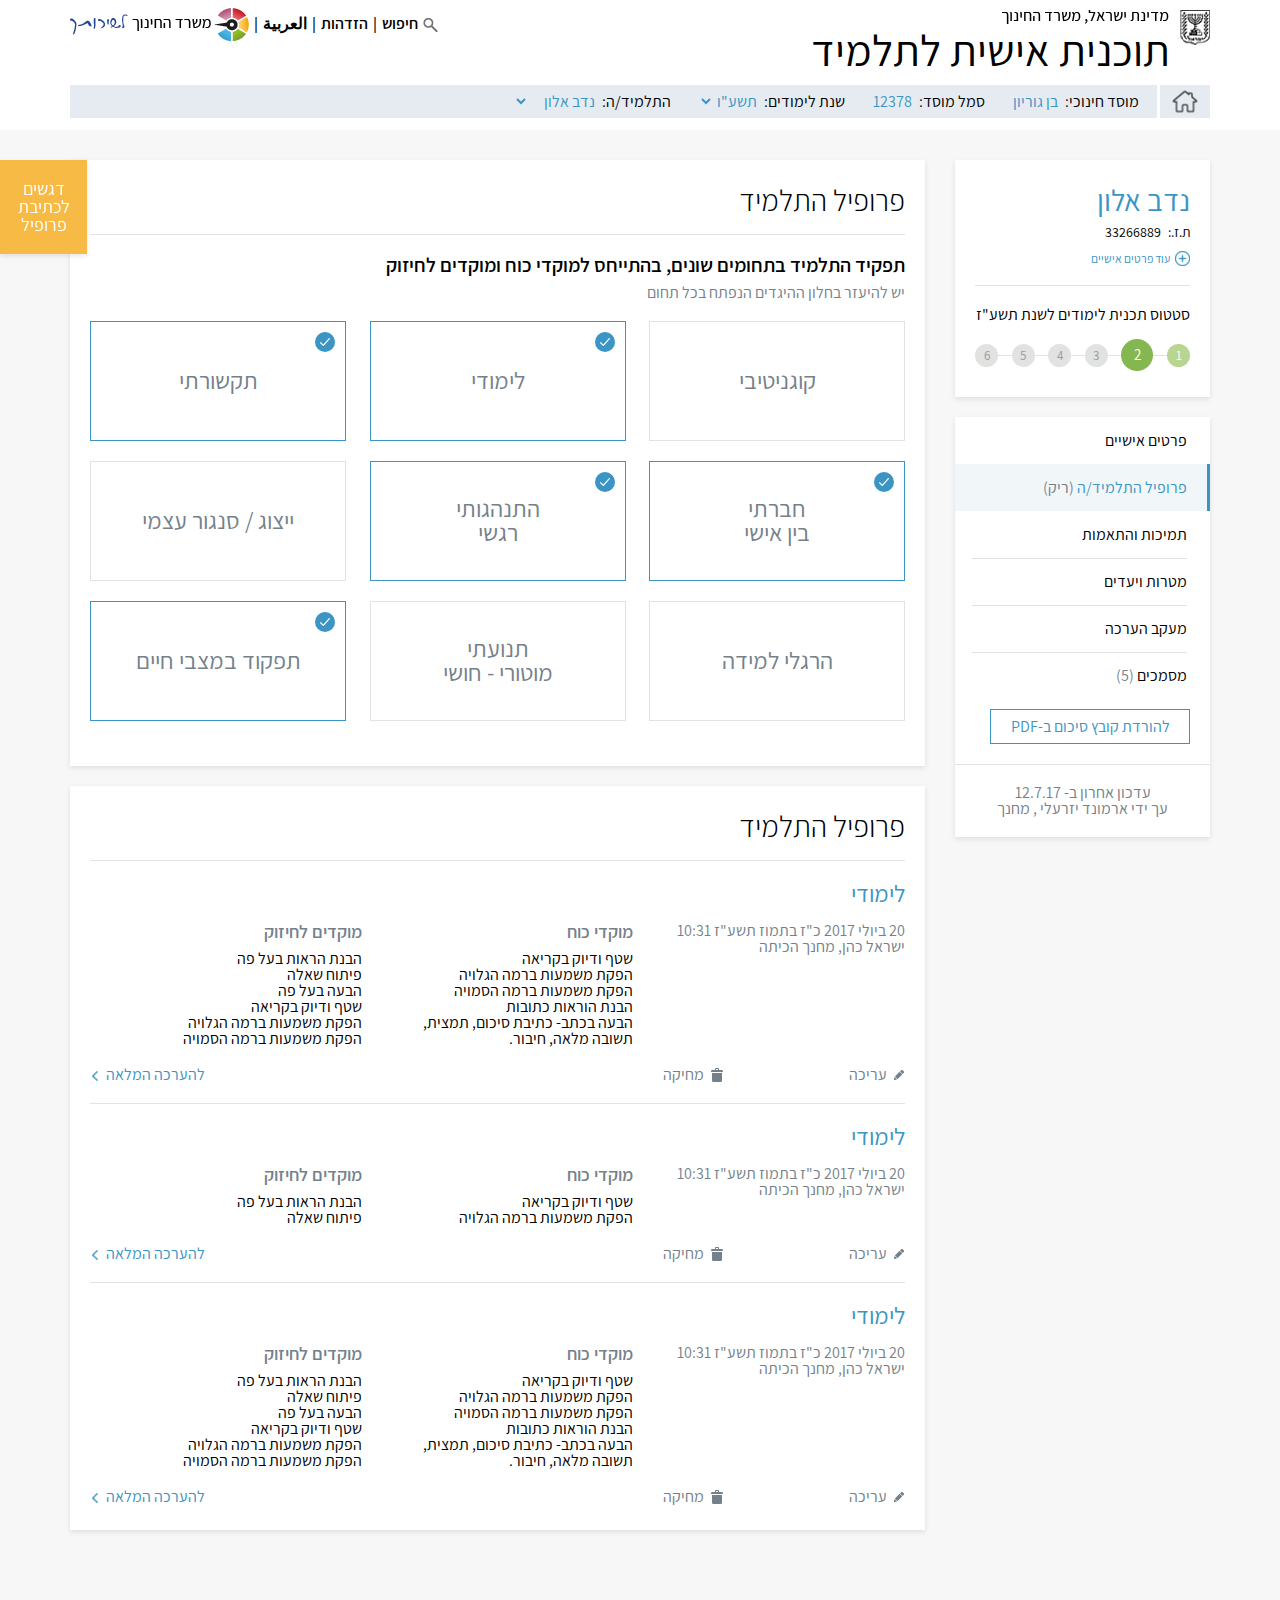
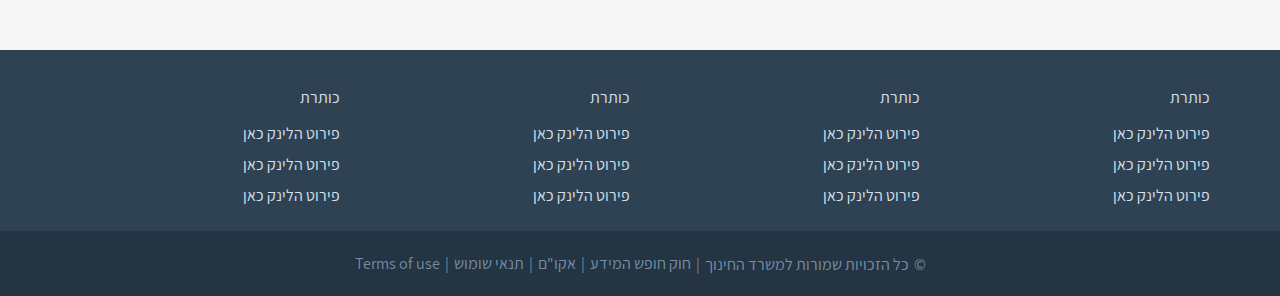
<file: pages/profile/profile_completed.html>
<!DOCTYPE html>
<html lang="en">
<head>
    <meta charset="UTF-8">
    <title>Tala</title>
    <meta name="viewport" content="width=device-width, initial-scale=1.0">
    <link rel="stylesheet" href="../../styles/bootstrap-3.3.7/css/bootstrap.css">
    <link rel="stylesheet" href="profile.css">
</head>
<body>

<header class="header">
    <div class="wrapper">
        <img class="logo" alt="מדינת ישראל, משרד החינוך" src="../../img/Logo_Minister.png">
        <nav class="header-navigation">
            <ul class="header-navigation-list">
                <li class="header-navigation-item search">חיפוש</li>
                <li class="header-navigation-item">הזדהות</li>
                <li class="header-navigation-item">العربية</li>
                <li class="header-navigation-item">
                    <img class="header-navigation-item-logo" alt="משרד החינוך לשירותך" src="../../img/Logo_Minister_2.png">
                </li>
            </ul>
        </nav>

        <h1 class="header-title">תוכנית אישית לתלמיד</h1>

        <div class="header-bar">
            <a class="header-home" href=""></a>

            <ul class="header-filters-list">

                <li class="header-filters-item static">
                    <dl class="header-filters-item-group">
                        <dt class="header-filters-item-title">מוסד חינוכי:</dt>
                        <dd class="header-filters-item-data">בן גוריון</dd>
                    </dl>
                </li>

                <li class="header-filters-item static">
                    <dl class="header-filters-item-group">
                        <dt class="header-filters-item-title">סמל מוסד:</dt>
                        <dd class="header-filters-item-data">12378</dd>
                    </dl>
                </li>

                <li class="header-filters-item">
                    <label for="year" class="header-filters-item-title">שנת לימודים:</label>
                    <select id="year" name="year" class="header-filters-item-data choice-year">
                        <option value="1">תשע"ו</option>
                        <option value="2">תשע"ז</option>
                    </select>
                </li>

                <li class="header-filters-item">
                    <label for="student" class="header-filters-item-title">התלמיד/ה:</label>
                    <select id="student" name="student" class="header-filters-item-data choice-student">
                        <option value="1">נדב אלון</option>
                        <option value="2">נועם ברוך</option>
                        <option value="3">נדב אלון</option>
                        <option value="4">ילד עם שם ארוך מאוד</option>
                    </select>
                </li>
            </ul>
        </div>
    </div>
</header>

<div class="content wrapper row">
    <aside class="side col-lg-3">
        <article class="area profile-card">

            <div class="profile-card-head">
                <h2 class="profile-card-name">נדב אלון</h2>

                <dl class="profile-card-number">
                    <dt class="profile-card-title">ת.ז.:</dt>
                    <dd class="profile-card-data">33266889</dd>
                </dl>

                <button class="profile-card-expand" aria-expanded="false" aria-controls="studentDetails">עוד פרטים אישיים</button>
            </div>

            <ul id="studentDetails" class="profile-card-list collapsed">
                <li class="profile-card-list-item">
                    <dl>
                        <dt class="profile-card-title">גיל:</dt>
                        <dd class="profile-card-data">8</dd>
                    </dl>
                </li>
                <li class="profile-card-list-item">
                    <dl>
                        <dt class="profile-card-title">גן/כיתה:</dt>
                        <dd class="profile-card-data">ב'2</dd>
                    </dl>
                </li>
                <li class="profile-card-list-item">
                    <dl>
                        <dt class="profile-card-title">מוגבלות ראשית:</dt>
                        <dd class="profile-card-data">קשב וריכוז</dd>
                    </dl>
                </li>
                <li class="profile-card-list-item">
                    <dl>
                        <dt class="profile-card-title">מוגבלות משנית:</dt>
                        <dd class="profile-card-data">קשב וריכוז</dd>
                    </dl>
                </li>
                <li class="profile-card-list-item">
                    <dl>
                        <dt class="profile-card-title">מחנך/ת הכיתה:</dt>
                        <dd class="profile-card-data">ישראל כהן</dd>
                    </dl>
                </li>
                <li class="profile-card-list-item">
                    <dl>
                        <dt class="profile-card-title">סוג כיתה:</dt>
                        <dd class="profile-card-data">שילוב</dd>
                    </dl>
                </li>
                <li class="profile-card-list-item editable">
                    <dl>
                        <dt class="profile-card-title">שם כיתה:</dt>
                        <dd class="profile-card-data">השם של הכיתה</dd>
                    </dl>
                    <button class="btn-edit">עריכה</button>
                </li>
            </ul>
            <div class="status">
                <p class="status-title">סטטוס תכנית לימודים לשנת תשע"ז</p>
                <div class="status-wrapper">
                    <div class="status-index completed" data-tooltip="ממתין לאישור של מנהלת">1</div>
                    <div class="status-index active" data-tooltip="ממתין לאישור של מנהלת">2</div>
                    <div class="status-index" data-tooltip="ממתין לאישור של מנהלת">3</div>
                    <div class="status-index" data-tooltip="ממתין לאישור של מנהלת">4</div>
                    <div class="status-index" data-tooltip="ממתין לאישור של מנהלת">5</div>
                    <div class="status-index" data-tooltip="ממתין לאישור של מנהלת">6</div>
                </div>
            </div>
            <div class="profile-card-controls">
                <button class="btn-save">שמירה</button>
                <button class="btn-cancel">ביטול</button>
            </div>

        </article>

        <nav class="navigation">
            <ul class="navigation-list">
                <li class="navigation-item">
                    <a class="navigation-item-link" href="">פרטים אישיים</a>
                </li>
                <li class="navigation-item active">
                    <a class="navigation-item-link" href="">פרופיל התלמיד/ה
                        <span class="navigation-item-status">(ריק)</span>
                    </a>
                </li>
                <li class="navigation-item">
                    <a class="navigation-item-link" href="">תמיכות והתאמות</a>
                </li>
                <li class="navigation-item">
                    <a class="navigation-item-link" href="">מטרות ויעדים</a>
                </li>
                <li class="navigation-item">
                    <a class="navigation-item-link" href="">מעקב הערכה</a>
                </li>
                <li class="navigation-item">
                    <a class="navigation-item-link" href="">מסמכים
                        <span class="navigation-item-status">(5)</span>
                    </a>
                </li>
            </ul>

            <button type="button" class="btn-pdf">להורדת קובץ סיכום ב-PDF</button>

            <legend class="legend">
                <p class="legend-line">עדכון אחרון ב-
                    <time class="legend-line-date">12.7.17</time>
                </p>
                <p class="legend-line">עך ידי
                    <span class="legend-line-tutor">ארמונד יזרעלי</span>
                    <span class="legend-line-divider">,</span>
                    <span class="legend-line-position">מחנך</span>
                </p>
            </legend>
        </nav>
    </aside>

    <main class="profile col-lg-9">
        <section class="area">
            <h3 class="title">פרופיל התלמיד</h3>
            <p class="description">תפקיד התלמיד בתחומים שונים, בהתייחס למוקדי כוח ומוקדים לחיזוק</p>
            <p class="notice">יש להיעזר בחלון ההיגדים הנפתח בכל תחום</p>

            <ul class="profile-list">
                <li class="profile-item">
                    <a href="" class="profile-item-link" data-toggle="modal" data-target="#myModal">
                        <div class="profile-item-completed">
                            <span class="sr-only">יש עריכה לתחום</span>
                        </div>
                        <h4 class="profile-item-title">
                            <span class="profile-item-category">קוגניטיבי</span>
                        </h4>
                        <div class="profile-item-border"></div>
                    </a>
                </li>
                <li class="profile-item completed">
                    <a href="" class="profile-item-link" data-toggle="modal" data-target="#myModal">
                        <div class="profile-item-completed">
                            <span class="sr-only">יש עריכה לתחום</span>
                        </div>
                        <h4 class="profile-item-title">
                            <span class="profile-item-category">לימודי</span>
                        </h4>
                        <div class="profile-item-border"></div>
                    </a>
                </li>
                <li class="profile-item completed">
                    <a href="" class="profile-item-link" data-toggle="modal" data-target="#myModal">
                        <div class="profile-item-completed">
                            <span class="sr-only">יש עריכה לתחום</span>
                        </div>
                        <h4 class="profile-item-title">
                            <span class="profile-item-category">תקשורתי</span>
                        </h4>
                        <div class="profile-item-border"></div>
                    </a>
                </li>
                <li class="profile-item completed">
                    <a href="" class="profile-item-link" data-toggle="modal" data-target="#myModal">
                        <div class="profile-item-completed">
                            <span class="sr-only">יש עריכה לתחום</span>
                        </div>
                        <h4 class="profile-item-title">
                            <span class="profile-item-category">חברתי<br/>בין אישי</span>
                        </h4>
                        <div class="profile-item-border"></div>
                    </a>
                </li>
                <li class="profile-item completed">
                    <a href="" class="profile-item-link" data-toggle="modal" data-target="#myModal">
                        <div class="profile-item-completed">
                            <span class="sr-only">יש עריכה לתחום</span>
                        </div>
                        <h4 class="profile-item-title">
                            <span class="profile-item-category">התנהגותי<br/>רגשי</span>
                        </h4>
                        <div class="profile-item-border"></div>
                    </a>
                </li>
                <li class="profile-item">
                    <a href="" class="profile-item-link" data-toggle="modal" data-target="#myModal">
                        <div class="profile-item-completed">
                            <span class="sr-only">יש עריכה לתחום</span>
                        </div>
                        <h4 class="profile-item-title">
                            <span class="profile-item-category">ייצוג / סנגור עצמי</span>
                        </h4>
                        <div class="profile-item-border"></div>
                    </a>
                </li>
                <li class="profile-item">
                    <a href="" class="profile-item-link" data-toggle="modal" data-target="#myModal">
                        <div class="profile-item-completed">
                            <span class="sr-only">יש עריכה לתחום</span>
                        </div>
                        <h4 class="profile-item-title">
                            <span class="profile-item-category">הרגלי למידה</span>
                        </h4>
                        <div class="profile-item-border"></div>
                    </a>
                </li>
                <li class="profile-item">
                    <a href="" class="profile-item-link" data-toggle="modal" data-target="#myModal">
                        <div class="profile-item-completed">
                            <span class="sr-only">יש עריכה לתחום</span>
                        </div>
                        <h4 class="profile-item-title">
                            <span class="profile-item-category">תנועתי<br/>מוטורי - חושי</span>
                        </h4>
                        <div class="profile-item-border"></div>
                    </a>
                </li>
                <li class="profile-item completed">
                    <a href="" class="profile-item-link" data-toggle="modal" data-target="#myModal">
                        <div class="profile-item-completed">
                            <span class="sr-only">יש עריכה לתחום</span>
                        </div>
                        <h4 class="profile-item-title">
                            <span class="profile-item-category">תפקוד במצבי חיים</span>
                        </h4>
                        <div class="profile-item-border"></div>
                    </a>
                </li>
            </ul>
        </section>

        <section class="area profile-fields">
            <h3 class="title">פרופיל התלמיד</h3>

            <ul class="profile-fields-table">

                <!--line in the table-->
                <li class="profile-fields-line">
                    <h4 class="profile-item-title">לימודי</h4>

                    <ul id="line1" class="profile-fields-list">

                        <li class="profile-fields-item first-item">
                            <time class="profile-fields-date">20 ביולי 2017 כ"ז בתמוז תשע"ז 10:31</time>
                            <p class="profile-fields-tutor">ישראל כהן, מחנך הכיתה</p>
                        </li>

                        <li class="profile-fields-item">
                            <dl>
                                <dt class="profile-fields-title">מוקדי כוח</dt>
                                <dd class="profile-fields-data">
                                    <p>שטף ודיוק בקריאה</p>
                                    <p>הפקת משמעות ברמה הגלויה</p>
                                    <p>הפקת משמעות ברמה הסמויה</p>
                                    <p>הבנת הוראות כתובות</p>
                                    <p>הבעה בכתב- כתיבת סיכום, תמצית, תשובה מלאה, חיבור.</p>
                                    <p>שטף ודיוק בקריאה</p>
                                    <p>הפקת משמעות ברמה הגלויה</p>
                                    <p>הפקת משמעות ברמה הסמויה</p>
                                    <p>הבנת הוראות כתובות</p>
                                    <p>הבעה בכתב- כתיבת סיכום, תמצית, תשובה מלאה, חיבור.</p>
                                </dd>
                            </dl>
                        </li>

                        <li class="profile-fields-item last-item">
                            <dl>
                                <dt class="profile-fields-title">מוקדים לחיזוק</dt>
                                <dd class="profile-fields-data">
                                    <p>הבנת הראות בעל פה</p>
                                    <p>פיתוח שאלה</p>
                                    <p>הבעה בעל פה</p>
                                    <p>שטף ודיוק בקריאה</p>
                                    <p>הפקת משמעות ברמה הגלויה</p>
                                    <p>הפקת משמעות ברמה הסמויה</p>
                                    <p>הבנת הוראות כתובות</p>
                                    <p>הבעה בכתב- כתיבת סיכום, תמצית, תשובה מלאה, חיבור.</p>
                                </dd>
                            </dl>
                        </li>
                     </ul>
                    <div class="profile-fields-buttons">
                        <div class="profile-fields-buttons-right">
                            <button class="btn-edit">עריכה</button>
                            <button class="btn-remove">מחיקה</button>
                        </div>
                        <div class="profile-fields-buttons-left">
                            <button class="profile-fields-full" aria-expanded="false" aria-controls="line1">להערכה המלאה</button>
                        </div>
                    </div>
                </li>

                <!--line in the table-->
                <li class="profile-fields-line">
                    <h4 class="profile-item-title">לימודי</h4>

                    <ul id="line2" class="profile-fields-list">

                        <li class="profile-fields-item first-item">
                            <time class="profile-fields-date">20 ביולי 2017 כ"ז בתמוז תשע"ז 10:31</time>
                            <p class="profile-fields-tutor">ישראל כהן, מחנך הכיתה</p>
                        </li>

                        <li class="profile-fields-item">
                            <dl>
                                <dt class="profile-fields-title">מוקדי כוח</dt>
                                <dd class="profile-fields-data">
                                    <p>שטף ודיוק בקריאה</p>
                                    <p>הפקת משמעות ברמה הגלויה</p>
                                </dd>
                            </dl>
                        </li>

                        <li class="profile-fields-item last-item">
                            <dl>
                                <dt class="profile-fields-title">מוקדים לחיזוק</dt>
                                <dd class="profile-fields-data">
                                    <p>הבנת הראות בעל פה</p>
                                    <p>פיתוח שאלה</p>
                                </dd>
                            </dl>
                        </li>
                    </ul>
                    <div class="profile-fields-buttons">
                        <div class="profile-fields-buttons-right">
                            <button class="btn-edit">עריכה</button>
                            <button class="btn-remove">מחיקה</button>
                        </div>
                        <div class="profile-fields-buttons-left">
                            <button class="profile-fields-full" aria-expanded="false" aria-controls="line2">להערכה המלאה</button>
                        </div>
                    </div>
                </li>

                <!--line in the table-->
                <li class="profile-fields-line">
                    <h4 class="profile-item-title">לימודי</h4>

                    <ul id="line3" class="profile-fields-list">

                        <li class="profile-fields-item first-item">
                            <time class="profile-fields-date">20 ביולי 2017 כ"ז בתמוז תשע"ז 10:31</time>
                            <p class="profile-fields-tutor">ישראל כהן, מחנך הכיתה</p>
                        </li>

                        <li class="profile-fields-item">
                            <dl>
                                <dt class="profile-fields-title">מוקדי כוח</dt>
                                <dd class="profile-fields-data">
                                    <p>שטף ודיוק בקריאה</p>
                                    <p>הפקת משמעות ברמה הגלויה</p>
                                    <p>הפקת משמעות ברמה הסמויה</p>
                                    <p>הבנת הוראות כתובות</p>
                                    <p>הבעה בכתב- כתיבת סיכום, תמצית, תשובה מלאה, חיבור.</p>
                                    <p>שטף ודיוק בקריאה</p>
                                    <p>הפקת משמעות ברמה הגלויה</p>
                                    <p>הפקת משמעות ברמה הסמויה</p>
                                    <p>הבנת הוראות כתובות</p>
                                    <p>הבעה בכתב- כתיבת סיכום, תמצית, תשובה מלאה, חיבור.</p>
                                </dd>
                            </dl>
                        </li>

                        <li class="profile-fields-item last-item">
                            <dl>
                                <dt class="profile-fields-title">מוקדים לחיזוק</dt>
                                <dd class="profile-fields-data">
                                    <p>הבנת הראות בעל פה</p>
                                    <p>פיתוח שאלה</p>
                                    <p>הבעה בעל פה</p>
                                    <p>שטף ודיוק בקריאה</p>
                                    <p>הפקת משמעות ברמה הגלויה</p>
                                    <p>הפקת משמעות ברמה הסמויה</p>
                                    <p>הבנת הוראות כתובות</p>
                                    <p>הבעה בכתב- כתיבת סיכום, תמצית, תשובה מלאה, חיבור.</p>
                                </dd>
                            </dl>
                        </li>
                    </ul>
                    <div class="profile-fields-buttons">
                        <div class="profile-fields-buttons-right">
                            <button class="btn-edit">עריכה</button>
                            <button class="btn-remove">מחיקה</button>
                        </div>
                        <div class="profile-fields-buttons-left">
                            <button class="profile-fields-full" aria-expanded="false" aria-controls="line3">להערכה המלאה</button>
                        </div>
                    </div>
                </li>
            </ul>
        </section>
    </main>
</div>

<footer class="footer">
    <nav class="footer-nav wrapper">
        <ul class="footer-nav-list">
            <ll class="footer-nav-item">
                <h4 class="footer-nav-item-title">כותרת</h4>
                <ul>
                    <li class="footer-nav-item-link">פירוט הלינק כאן</li>
                    <li class="footer-nav-item-link">פירוט הלינק כאן</li>
                    <li class="footer-nav-item-link">פירוט הלינק כאן</li>
                </ul>
            </ll>
            <ll class="footer-nav-item">
                <h4 class="footer-nav-item-title">כותרת</h4>
                <ul>
                    <li class="footer-nav-item-link">פירוט הלינק כאן</li>
                    <li class="footer-nav-item-link">פירוט הלינק כאן</li>
                    <li class="footer-nav-item-link">פירוט הלינק כאן</li>
                </ul>
            </ll>
            <ll class="footer-nav-item">
                <h4 class="footer-nav-item-title">כותרת</h4>
                <ul>
                    <li class="footer-nav-item-link">פירוט הלינק כאן</li>
                    <li class="footer-nav-item-link">פירוט הלינק כאן</li>
                    <li class="footer-nav-item-link">פירוט הלינק כאן</li>
                </ul>
            </ll>
            <ll class="footer-nav-item">
                <h4 class="footer-nav-item-title">כותרת</h4>
                <ul>
                    <li class="footer-nav-item-link">פירוט הלינק כאן</li>
                    <li class="footer-nav-item-link">פירוט הלינק כאן</li>
                    <li class="footer-nav-item-link">פירוט הלינק כאן</li>
                </ul>
            </ll>
        </ul>
    </nav>
    <div class="footer-legal">
        <ul class="footer-legal-list wrapper">
            <li class="footer-legal-item">כל הזכויות שמורות למשרד החינוך</li>
            <li class="footer-legal-item">חוק חופש המידע</li>
            <li class="footer-legal-item">אקו"ם</li>
            <li class="footer-legal-item">תנאי שומוש</li>
            <li class="footer-legal-item">Terms of use</li>
        </ul>

    </div>
</footer>

<!--Modal -->
<div id="myModal" class="modal fade" role="dialog" aria-labelledby="modalTitle">
    <div class="modal-dialog">

        <!-- Modal content-->
        <div class="modal-content">
            <div class="modal-header">
                <button type="button" class="close" data-dismiss="modal" aria-label="Close" aria-describedby="descriptionClose"></button>
                <div id="descriptionClose" class="sr-only">Closing this window will discard any information entered and return you back to the main page</div>
                <div class="modal-subtitle">הערכת פרופיל</div>
                <h2 id="modalTitle" class="modal-title">לימודי</h2>
            </div>

            <div class="modal-body">
                <div class="container-fluid">
                    <div class="row">

                        <!--form with 2 textareas and 2 buttons-->
                        <div class="modal-main col-lg-8">
                            <form action="" class="modal-main-form">
                                <div class="row">
                                    <div class="modal-field col-sm-6">
                                        <div class="modal-field-wrapper">
                                            <h3 class="modal-field-title">מוקדי הכח</h3>
                                            <label for="focus" class="modal-field-title sr-only">מוקדי הכח</label>
                                            <textarea id="focus" name="focus" class="modal-field-text" aria-multiline="true" placeholder="כתבו כאן את מוקדי הכח בתחום הלימודי"></textarea>
                                        </div>
                                    </div>
                                    <div class="modal-field col-sm-6">
                                        <div class="modal-field-wrapper">
                                            <h3 class="modal-field-title">מוקדי חיזוק</h3>
                                            <label for="enforcement" class="modal-field-title sr-only">מוקדי חיזוק</label>
                                            <textarea id="enforcement" name="enforcement" class="modal-field-text" aria-multiline="true"  placeholder="כתבו כאן את מוקדי הכח בתחום הלימודי"></textarea>
                                        </div>
                                    </div>
                                </div>
                                <div class="modal-button-wrapper">
                                    <button id="save" class="btn-save" type="submit">שמור</button>
                                    <button class="btn-cancel" type="button">ביטול</button>
                                </div>
                            </form>
                        </div>

                        <!--sidebar-->
                        <div class="modal-side col-lg-4">
                            <h3 class="modal-field-title">היגדים!</h3>
                            <ul class="modal-side-list">
                                <li class="modal-side-item">
                                    <dl>
                                        <dt class="modal-side-item-title">קריאה</dt>
                                        <dd class="modal-side-item-data">
                                            <p>קריאה באמצעות סמלים זיהוי עיצורים ותנועות</p>
                                            <p class="collapsed" id="reading">קריאה באמצעות סמלים זיהוי עיצורים ותנועות קריאה באמצעות סמלים זיהוי עיצורים ותנועות קריאה באמצעות סמלים זיהוי עיצורים ותנועות קריאה באמצעות סמלים זיהוי עיצורים ותנועות </p>
                                        </dd>
                                    </dl>
                                    <button class="modal-side-item-expand" type="button" aria-expanded="false" aria-controls="reading">הצג עוד</button>
                                </li>
                                <li class="modal-side-item">
                                    <dl>
                                        <dt class="modal-side-item-title">הבנת הנשמע</dt>
                                        <dd class="modal-side-item-data">
                                            <p>קריאה באמצעות סמלים זיהוי עיצורים ותנועות</p>
                                            <p class="collapsed" id="comprehension">קריאה באמצעות סמלים זיהוי עיצורים ותנועות קריאה באמצעות סמלים זיהוי עיצורים ותנועות קריאה באמצעות סמלים זיהוי עיצורים ותנועות קריאה באמצעות סמלים זיהוי עיצורים ותנועות </p>
                                        </dd>
                                    </dl>
                                    <button class="modal-side-item-expand" type="button" aria-expanded="false" aria-controls="comprehension">הצג עוד</button>
                                </li>
                                <li class="modal-side-item">
                                    <dl>
                                        <dt class="modal-side-item-title">כתיבה</dt>
                                        <dd class="modal-side-item-data">
                                            <p>קריאה באמצעות סמלים זיהוי עיצורים ותנועות</p>
                                            <p class="collapsed" id="writing">קריאה באמצעות סמלים זיהוי עיצורים ותנועות קריאה באמצעות סמלים זיהוי עיצורים ותנועות קריאה באמצעות סמלים זיהוי עיצורים ותנועות קריאה באמצעות סמלים זיהוי עיצורים ותנועות </p>
                                        </dd>
                                    </dl>
                                    <button class="modal-side-item-expand" type="button" aria-expanded="false" aria-controls="writing">הצג עוד</button>
                                </li>
                                <li class="modal-side-item">
                                    <dl>
                                        <dt class="modal-side-item-title">הבעה בעל פה</dt>
                                        <dd class="modal-side-item-data">
                                            <p>קריאה באמצעות סמלים זיהוי עיצורים ותנועות</p>
                                            <p class="collapsed" id="communication">קריאה באמצעות סמלים זיהוי עיצורים ותנועות קריאה באמצעות סמלים זיהוי עיצורים ותנועות קריאה באמצעות סמלים זיהוי עיצורים ותנועות קריאה באמצעות סמלים זיהוי עיצורים ותנועות </p>
                                        </dd>
                                    </dl>
                                    <button class="modal-side-item-expand" type="button" aria-expanded="false" aria-controls="communication">הצג עוד</button>
                                </li>
                            </ul>
                        </div>
                    </div>
                </div>
            </div>
        </div>
    </div>
</div>

<!--Side instructions-->
<article class="instructions" id="insrtuctions">
    <!--Flag-->
    <button class="flag ready-to-open" type="button" aria-expanded="false" aria-controls="instructions">דגשים<br/>לכתיבת<br/>פרופיל<br/></button>

    <!--Instructions list-->
    <ul class="instructions-list">
        <li class="instructions-item">בניית פרופיל התלמיד יש להתבסס על מידע הנאסף ממקורות כגון: הכרות עם התלמיד, תצפיות, אנשי צוות, דוחות ואבחונים, דיווחי הורים</li>
        <li class="instructions-item">בניית פרופיל התלמיד יש להתבסס על מידע הנאסף ממקורות כגון: הכרות עם התלמיד, תצפיות, אנשי צוות, דוחות ואבחונים, דיווחי הורים</li>
        <li class="instructions-item">בניית פרופיל התלמיד יש להתבסס על מידע הנאסף ממקורות כגון: הכרות עם התלמיד, תצפיות, אנשי צוות, דוחות ואבחונים, דיווחי הורים</li>
    </ul>

</article>

<script src="../../js/jquery-3.2.1.js"></script>
<script src="../../js/bootstrap-3.3.7/bootstrap.js"></script>
<script src="profile.js"></script>

</body>
</html>
</file>
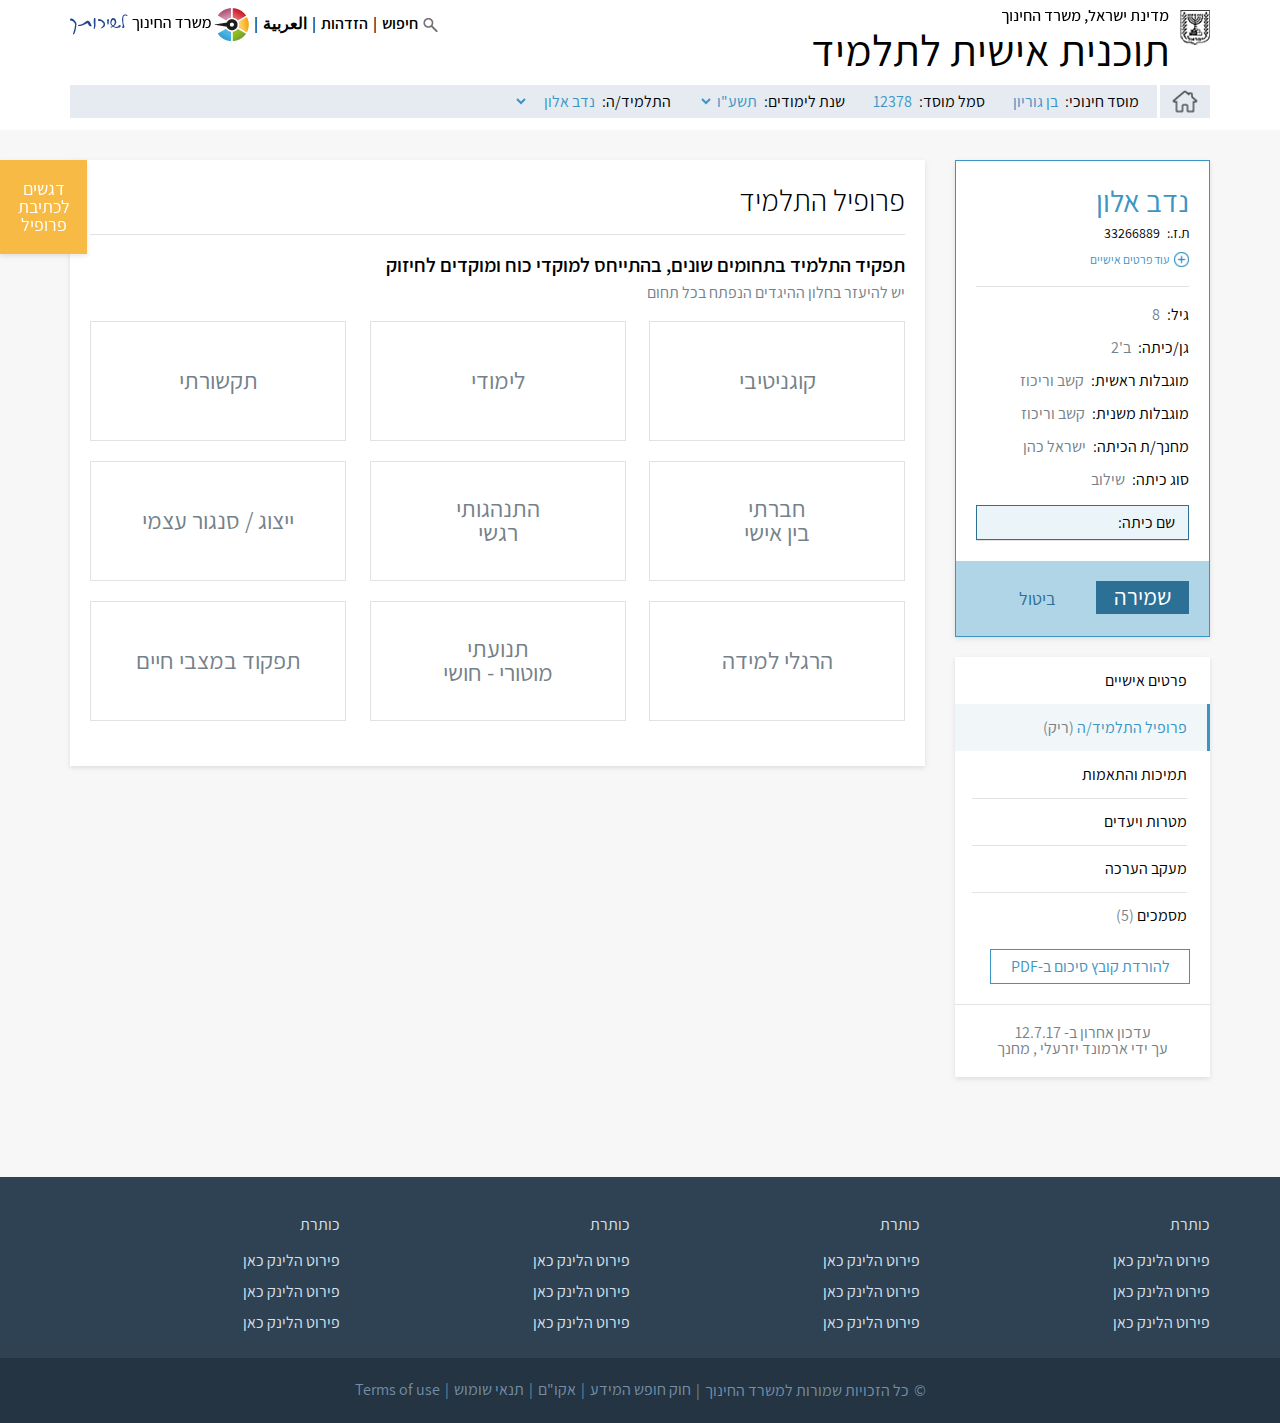
<file: pages/profile/profile_edit.html>
<!DOCTYPE html>
<html lang="en">
<head>
    <meta charset="UTF-8">
    <title>Tala</title>
    <meta name="viewport" content="width=device-width, initial-scale=1.0">
    <link rel="stylesheet" href="../../styles/bootstrap-3.3.7/css/bootstrap.css">
    <link rel="stylesheet" href="profile.css">
</head>
<body>

<header class="header">
    <div class="wrapper">
        <img class="logo" alt="מדינת ישראל, משרד החינוך" src="../../img/Logo_Minister.png">
        <nav class="header-navigation">
            <ul class="header-navigation-list">
                <li class="header-navigation-item search">חיפוש</li>
                <li class="header-navigation-item">הזדהות</li>
                <li class="header-navigation-item">العربية</li>
                <li class="header-navigation-item">
                    <img class="header-navigation-item-logo" alt="משרד החינוך לשירותך" src="../../img/Logo_Minister_2.png">
                </li>
            </ul>
        </nav>

        <h1 class="header-title">תוכנית אישית לתלמיד</h1>

        <div class="header-bar">
            <a class="header-home" href=""></a>

            <ul class="header-filters-list">

                <li class="header-filters-item static">
                    <dl class="header-filters-item-group">
                        <dt class="header-filters-item-title">מוסד חינוכי:</dt>
                        <dd class="header-filters-item-data">בן גוריון</dd>
                    </dl>
                </li>

                <li class="header-filters-item static">
                    <dl class="header-filters-item-group">
                        <dt class="header-filters-item-title">סמל מוסד:</dt>
                        <dd class="header-filters-item-data">12378</dd>
                    </dl>
                </li>

                <li class="header-filters-item">
                    <label for="year" class="header-filters-item-title">שנת לימודים:</label>
                    <select id="year" name="year" class="header-filters-item-data choice-year">
                        <option value="1">תשע"ו</option>
                        <option value="2">תשע"ז</option>
                    </select>
                </li>

                <li class="header-filters-item">
                    <label for="student" class="header-filters-item-title">התלמיד/ה:</label>
                    <select id="student" name="student" class="header-filters-item-data choice-student">
                        <option value="1">נדב אלון</option>
                        <option value="2">נועם ברוך</option>
                        <option value="3">נדב אלון</option>
                        <option value="4">ילד עם שם ארוך מאוד</option>
                    </select>
                </li>
            </ul>
        </div>
    </div>
</header>

<div class="content wrapper row">
    <aside class="side col-lg-3">
        <article class="area profile-card item-on-edit">

            <div class="profile-card-head">
                <h2 class="profile-card-name">נדב אלון</h2>

                <dl class="profile-card-number">
                    <dt class="profile-card-title">ת.ז.:</dt>
                    <dd class="profile-card-data">33266889</dd>
                </dl>

                <button class="profile-card-expand" aria-expanded="true" aria-controls="studentDetails">עוד פרטים אישיים</button>
            </div>

            <ul id="studentDetails" class="profile-card-list expanded">
                <li class="profile-card-list-item">
                    <dl>
                        <dt class="profile-card-title">גיל:</dt>
                        <dd class="profile-card-data">8</dd>
                    </dl>
                </li>
                <li class="profile-card-list-item">
                    <dl>
                        <dt class="profile-card-title">גן/כיתה:</dt>
                        <dd class="profile-card-data">ב'2</dd>
                    </dl>
                </li>
                <li class="profile-card-list-item">
                    <dl>
                        <dt class="profile-card-title">מוגבלות ראשית:</dt>
                        <dd class="profile-card-data">קשב וריכוז</dd>
                    </dl>
                </li>
                <li class="profile-card-list-item">
                    <dl>
                        <dt class="profile-card-title">מוגבלות משנית:</dt>
                        <dd class="profile-card-data">קשב וריכוז</dd>
                    </dl>
                </li>
                <li class="profile-card-list-item">
                    <dl>
                        <dt class="profile-card-title">מחנך/ת הכיתה:</dt>
                        <dd class="profile-card-data">ישראל כהן</dd>
                    </dl>
                </li>
                <li class="profile-card-list-item">
                    <dl>
                        <dt class="profile-card-title">סוג כיתה:</dt>
                        <dd class="profile-card-data">שילוב</dd>
                    </dl>
                </li>
                <li class="profile-card-list-item on-edit">
                    <dl>
                        <dt class="profile-card-title">שם כיתה:</dt>
                        <dd class="profile-card-data">
                            <input type="text" class="profile-card-data-input"></input>
                        </dd>
                    </dl>
                </li>
            </ul>
            <div class="status">
                <p class="status-title">סטטוס תכנית לימודים לשנת תשע"ז</p>
                <div class="status-wrapper">
                    <div class="status-index completed" data-tooltip="ממתין לאישור של מנהלת">1</div>
                    <div class="status-index active" data-tooltip="ממתין לאישור של מנהלת">2</div>
                    <div class="status-index" data-tooltip="ממתין לאישור של מנהלת">3</div>
                    <div class="status-index" data-tooltip="ממתין לאישור של מנהלת">4</div>
                    <div class="status-index" data-tooltip="ממתין לאישור של מנהלת">5</div>
                    <div class="status-index" data-tooltip="ממתין לאישור של מנהלת">6</div>
                </div>
            </div>
            <div class="profile-card-controls">
                <button class="btn-save">שמירה</button>
                <button class="btn-cancel">ביטול</button>
            </div>

        </article>

        <nav class="navigation">
            <ul class="navigation-list">
                <li class="navigation-item">
                    <a class="navigation-item-link" href="">פרטים אישיים</a>
                </li>
                <li class="navigation-item active">
                    <a class="navigation-item-link" href="">פרופיל התלמיד/ה
                        <span class="navigation-item-status">(ריק)</span>
                    </a>
                </li>
                <li class="navigation-item">
                    <a class="navigation-item-link" href="">תמיכות והתאמות</a>
                </li>
                <li class="navigation-item">
                    <a class="navigation-item-link" href="">מטרות ויעדים</a>
                </li>
                <li class="navigation-item">
                    <a class="navigation-item-link" href="">מעקב הערכה</a>
                </li>
                <li class="navigation-item">
                    <a class="navigation-item-link" href="">מסמכים
                        <span class="navigation-item-status">(5)</span>
                    </a>
                </li>
            </ul>

            <button type="button" class="btn-pdf">להורדת קובץ סיכום ב-PDF</button>

            <legend class="legend">
                <p class="legend-line">עדכון אחרון ב-
                    <time class="legend-line-date">12.7.17</time>
                </p>
                <p class="legend-line">עך ידי
                    <span class="legend-line-tutor">ארמונד יזרעלי</span>
                    <span class="legend-line-divider">,</span>
                    <span class="legend-line-position">מחנך</span>
                </p>
            </legend>
        </nav>
    </aside>

    <main class="profile col-lg-9">
        <section class="area">
            <h3 class="title">פרופיל התלמיד</h3>
            <p class="description">תפקיד התלמיד בתחומים שונים, בהתייחס למוקדי כוח ומוקדים לחיזוק</p>
            <p class="notice">יש להיעזר בחלון ההיגדים הנפתח בכל תחום</p>

            <ul class="profile-list">
                <li class="profile-item">
                    <a href="" class="profile-item-link" data-toggle="modal" data-target="#myModal">
                        <div class="profile-item-completed">
                            <span class="sr-only">יש עריכה לתחום</span>
                        </div>
                        <h4 class="profile-item-title">
                            <span class="profile-item-category">קוגניטיבי</span>
                        </h4>
                        <div class="profile-item-border"></div>
                    </a>
                </li>
                <li class="profile-item">
                    <a href="" class="profile-item-link" data-toggle="modal" data-target="#myModal">
                        <div class="profile-item-completed">
                            <span class="sr-only">יש עריכה לתחום</span>
                        </div>
                        <h4 class="profile-item-title">
                            <span class="profile-item-category">לימודי</span>
                        </h4>
                        <div class="profile-item-border"></div>
                    </a>
                </li>
                <li class="profile-item">
                    <a href="" class="profile-item-link" data-toggle="modal" data-target="#myModal">
                        <div class="profile-item-completed">
                            <span class="sr-only">יש עריכה לתחום</span>
                        </div>
                        <h4 class="profile-item-title">
                            <span class="profile-item-category">תקשורתי</span>
                        </h4>
                        <div class="profile-item-border"></div>
                    </a>
                </li>
                <li class="profile-item">
                    <a href="" class="profile-item-link" data-toggle="modal" data-target="#myModal">
                        <div class="profile-item-completed">
                            <span class="sr-only">יש עריכה לתחום</span>
                        </div>
                        <h4 class="profile-item-title">
                            <span class="profile-item-category">חברתי<br/>בין אישי</span>
                        </h4>
                        <div class="profile-item-border"></div>
                    </a>
                </li>
                <li class="profile-item">
                    <a href="" class="profile-item-link" data-toggle="modal" data-target="#myModal">
                        <div class="profile-item-completed">
                            <span class="sr-only">יש עריכה לתחום</span>
                        </div>
                        <h4 class="profile-item-title">
                            <span class="profile-item-category">התנהגותי<br/>רגשי</span>
                        </h4>
                        <div class="profile-item-border"></div>
                    </a>
                </li>
                <li class="profile-item">
                    <a href="" class="profile-item-link" data-toggle="modal" data-target="#myModal">
                        <div class="profile-item-completed">
                            <span class="sr-only">יש עריכה לתחום</span>
                        </div>
                        <h4 class="profile-item-title">
                            <span class="profile-item-category">ייצוג / סנגור עצמי</span>
                        </h4>
                        <div class="profile-item-border"></div>
                    </a>
                </li>
                <li class="profile-item">
                    <a href="" class="profile-item-link" data-toggle="modal" data-target="#myModal">
                        <div class="profile-item-completed">
                            <span class="sr-only">יש עריכה לתחום</span>
                        </div>
                        <h4 class="profile-item-title">
                            <span class="profile-item-category">הרגלי למידה</span>
                        </h4>
                        <div class="profile-item-border"></div>
                    </a>
                </li>
                <li class="profile-item">
                    <a href="" class="profile-item-link" data-toggle="modal" data-target="#myModal">
                        <div class="profile-item-completed">
                            <span class="sr-only">יש עריכה לתחום</span>
                        </div>
                        <h4 class="profile-item-title">
                            <span class="profile-item-category">תנועתי<br/>מוטורי - חושי</span>
                        </h4>
                        <div class="profile-item-border"></div>
                    </a>
                </li>
                <li class="profile-item">
                    <a href="" class="profile-item-link" data-toggle="modal" data-target="#myModal">
                        <div class="profile-item-completed">
                            <span class="sr-only">יש עריכה לתחום</span>
                        </div>
                        <h4 class="profile-item-title">
                            <span class="profile-item-category">תפקוד במצבי חיים</span>
                        </h4>
                        <div class="profile-item-border"></div>
                    </a>
                </li>
            </ul>
        </section>
    </main>
</div>

<footer class="footer">
    <nav class="footer-nav wrapper">
        <ul class="footer-nav-list">
            <ll class="footer-nav-item">
                <h4 class="footer-nav-item-title">כותרת</h4>
                <ul>
                    <li class="footer-nav-item-link">פירוט הלינק כאן</li>
                    <li class="footer-nav-item-link">פירוט הלינק כאן</li>
                    <li class="footer-nav-item-link">פירוט הלינק כאן</li>
                </ul>
            </ll>
            <ll class="footer-nav-item">
                <h4 class="footer-nav-item-title">כותרת</h4>
                <ul>
                    <li class="footer-nav-item-link">פירוט הלינק כאן</li>
                    <li class="footer-nav-item-link">פירוט הלינק כאן</li>
                    <li class="footer-nav-item-link">פירוט הלינק כאן</li>
                </ul>
            </ll>
            <ll class="footer-nav-item">
                <h4 class="footer-nav-item-title">כותרת</h4>
                <ul>
                    <li class="footer-nav-item-link">פירוט הלינק כאן</li>
                    <li class="footer-nav-item-link">פירוט הלינק כאן</li>
                    <li class="footer-nav-item-link">פירוט הלינק כאן</li>
                </ul>
            </ll>
            <ll class="footer-nav-item">
                <h4 class="footer-nav-item-title">כותרת</h4>
                <ul>
                    <li class="footer-nav-item-link">פירוט הלינק כאן</li>
                    <li class="footer-nav-item-link">פירוט הלינק כאן</li>
                    <li class="footer-nav-item-link">פירוט הלינק כאן</li>
                </ul>
            </ll>
        </ul>
    </nav>
    <div class="footer-legal">
        <ul class="footer-legal-list wrapper">
            <li class="footer-legal-item">כל הזכויות שמורות למשרד החינוך</li>
            <li class="footer-legal-item">חוק חופש המידע</li>
            <li class="footer-legal-item">אקו"ם</li>
            <li class="footer-legal-item">תנאי שומוש</li>
            <li class="footer-legal-item">Terms of use</li>
        </ul>

    </div>
</footer>

<!--Modal -->
<div id="myModal" class="modal fade" role="dialog" aria-labelledby="modalTitle">
    <div class="modal-dialog">

        <!-- Modal content-->
        <div class="modal-content">
            <div class="modal-header">
                <button type="button" class="close" data-dismiss="modal" aria-label="Close" aria-describedby="descriptionClose"></button>
                <div id="descriptionClose" class="sr-only">Closing this window will discard any information entered and return you back to the main page</div>
                <div class="modal-subtitle">הערכת פרופיל</div>
                <h2 id="modalTitle" class="modal-title">לימודי</h2>
            </div>

            <div class="modal-body">
                <div class="container-fluid">
                    <div class="row">

                        <!--form with 2 textareas and 2 buttons-->
                        <div class="modal-main col-lg-8">
                            <form action="" class="modal-main-form">
                                <div class="row">
                                    <div class="modal-field col-sm-6">
                                        <div class="modal-field-wrapper">
                                            <h3 class="modal-field-title">מוקדי הכח</h3>
                                            <label for="focus" class="modal-field-title sr-only">מוקדי הכח</label>
                                            <textarea id="focus" name="focus" class="modal-field-text" aria-multiline="true" placeholder="כתבו כאן את מוקדי הכח בתחום הלימודי"></textarea>
                                        </div>
                                    </div>
                                    <div class="modal-field col-sm-6">
                                        <div class="modal-field-wrapper">
                                            <h3 class="modal-field-title">מוקדי חיזוק</h3>
                                            <label for="enforcement" class="modal-field-title sr-only">מוקדי חיזוק</label>
                                            <textarea id="enforcement" name="enforcement" class="modal-field-text" aria-multiline="true"  placeholder="כתבו כאן את מוקדי הכח בתחום הלימודי"></textarea>
                                        </div>
                                    </div>
                                </div>
                                <div class="modal-button-wrapper">
                                    <button id="save" class="btn-save" type="submit">שמור</button>
                                    <button class="btn-cancel" type="button">ביטול</button>
                                </div>
                            </form>
                        </div>

                        <!--sidebar-->
                        <div class="modal-side col-lg-4">
                            <h3 class="modal-field-title">היגדים!</h3>
                            <ul class="modal-side-list">
                                <li class="modal-side-item">
                                    <dl>
                                        <dt class="modal-side-item-title">קריאה</dt>
                                        <dd class="modal-side-item-data">
                                            <p>קריאה באמצעות סמלים זיהוי עיצורים ותנועות</p>
                                            <p class="collapsed" id="reading">קריאה באמצעות סמלים זיהוי עיצורים ותנועות קריאה באמצעות סמלים זיהוי עיצורים ותנועות קריאה באמצעות סמלים זיהוי עיצורים ותנועות קריאה באמצעות סמלים זיהוי עיצורים ותנועות </p>
                                        </dd>
                                    </dl>
                                    <button class="modal-side-item-expand" type="button" aria-expanded="false" aria-controls="reading">הצג עוד</button>
                                </li>
                                <li class="modal-side-item">
                                    <dl>
                                        <dt class="modal-side-item-title">הבנת הנשמע</dt>
                                        <dd class="modal-side-item-data">
                                            <p>קריאה באמצעות סמלים זיהוי עיצורים ותנועות</p>
                                            <p class="collapsed" id="comprehension">קריאה באמצעות סמלים זיהוי עיצורים ותנועות קריאה באמצעות סמלים זיהוי עיצורים ותנועות קריאה באמצעות סמלים זיהוי עיצורים ותנועות קריאה באמצעות סמלים זיהוי עיצורים ותנועות </p>
                                        </dd>
                                    </dl>
                                    <button class="modal-side-item-expand" type="button" aria-expanded="false" aria-controls="comprehension">הצג עוד</button>
                                </li>
                                <li class="modal-side-item">
                                    <dl>
                                        <dt class="modal-side-item-title">כתיבה</dt>
                                        <dd class="modal-side-item-data">
                                            <p>קריאה באמצעות סמלים זיהוי עיצורים ותנועות</p>
                                            <p class="collapsed" id="writing">קריאה באמצעות סמלים זיהוי עיצורים ותנועות קריאה באמצעות סמלים זיהוי עיצורים ותנועות קריאה באמצעות סמלים זיהוי עיצורים ותנועות קריאה באמצעות סמלים זיהוי עיצורים ותנועות </p>
                                        </dd>
                                    </dl>
                                    <button class="modal-side-item-expand" type="button" aria-expanded="false" aria-controls="writing">הצג עוד</button>
                                </li>
                                <li class="modal-side-item">
                                    <dl>
                                        <dt class="modal-side-item-title">הבעה בעל פה</dt>
                                        <dd class="modal-side-item-data">
                                            <p>קריאה באמצעות סמלים זיהוי עיצורים ותנועות</p>
                                            <p class="collapsed" id="communication">קריאה באמצעות סמלים זיהוי עיצורים ותנועות קריאה באמצעות סמלים זיהוי עיצורים ותנועות קריאה באמצעות סמלים זיהוי עיצורים ותנועות קריאה באמצעות סמלים זיהוי עיצורים ותנועות </p>
                                        </dd>
                                    </dl>
                                    <button class="modal-side-item-expand" type="button" aria-expanded="false" aria-controls="communication">הצג עוד</button>
                                </li>
                            </ul>
                        </div>
                    </div>
                </div>
            </div>
        </div>
    </div>
</div>

<!--Side instructions-->
<article class="instructions" id="insrtuctions">
    <!--Flag-->
    <button class="flag ready-to-open" type="button" aria-expanded="false" aria-controls="instructions">דגשים<br/>לכתיבת<br/>פרופיל<br/></button>

    <!--Instructions list-->
    <ul class="instructions-list">
        <li class="instructions-item">בניית פרופיל התלמיד יש להתבסס על מידע הנאסף ממקורות כגון: הכרות עם התלמיד, תצפיות, אנשי צוות, דוחות ואבחונים, דיווחי הורים</li>
        <li class="instructions-item">בניית פרופיל התלמיד יש להתבסס על מידע הנאסף ממקורות כגון: הכרות עם התלמיד, תצפיות, אנשי צוות, דוחות ואבחונים, דיווחי הורים</li>
        <li class="instructions-item">בניית פרופיל התלמיד יש להתבסס על מידע הנאסף ממקורות כגון: הכרות עם התלמיד, תצפיות, אנשי צוות, דוחות ואבחונים, דיווחי הורים</li>
    </ul>

</article>

<script src="../../js/jquery-3.2.1.js"></script>
<script src="../../js/bootstrap-3.3.7/bootstrap.js"></script>
<script src="profile.js"></script>

</body>
</html>
</file>
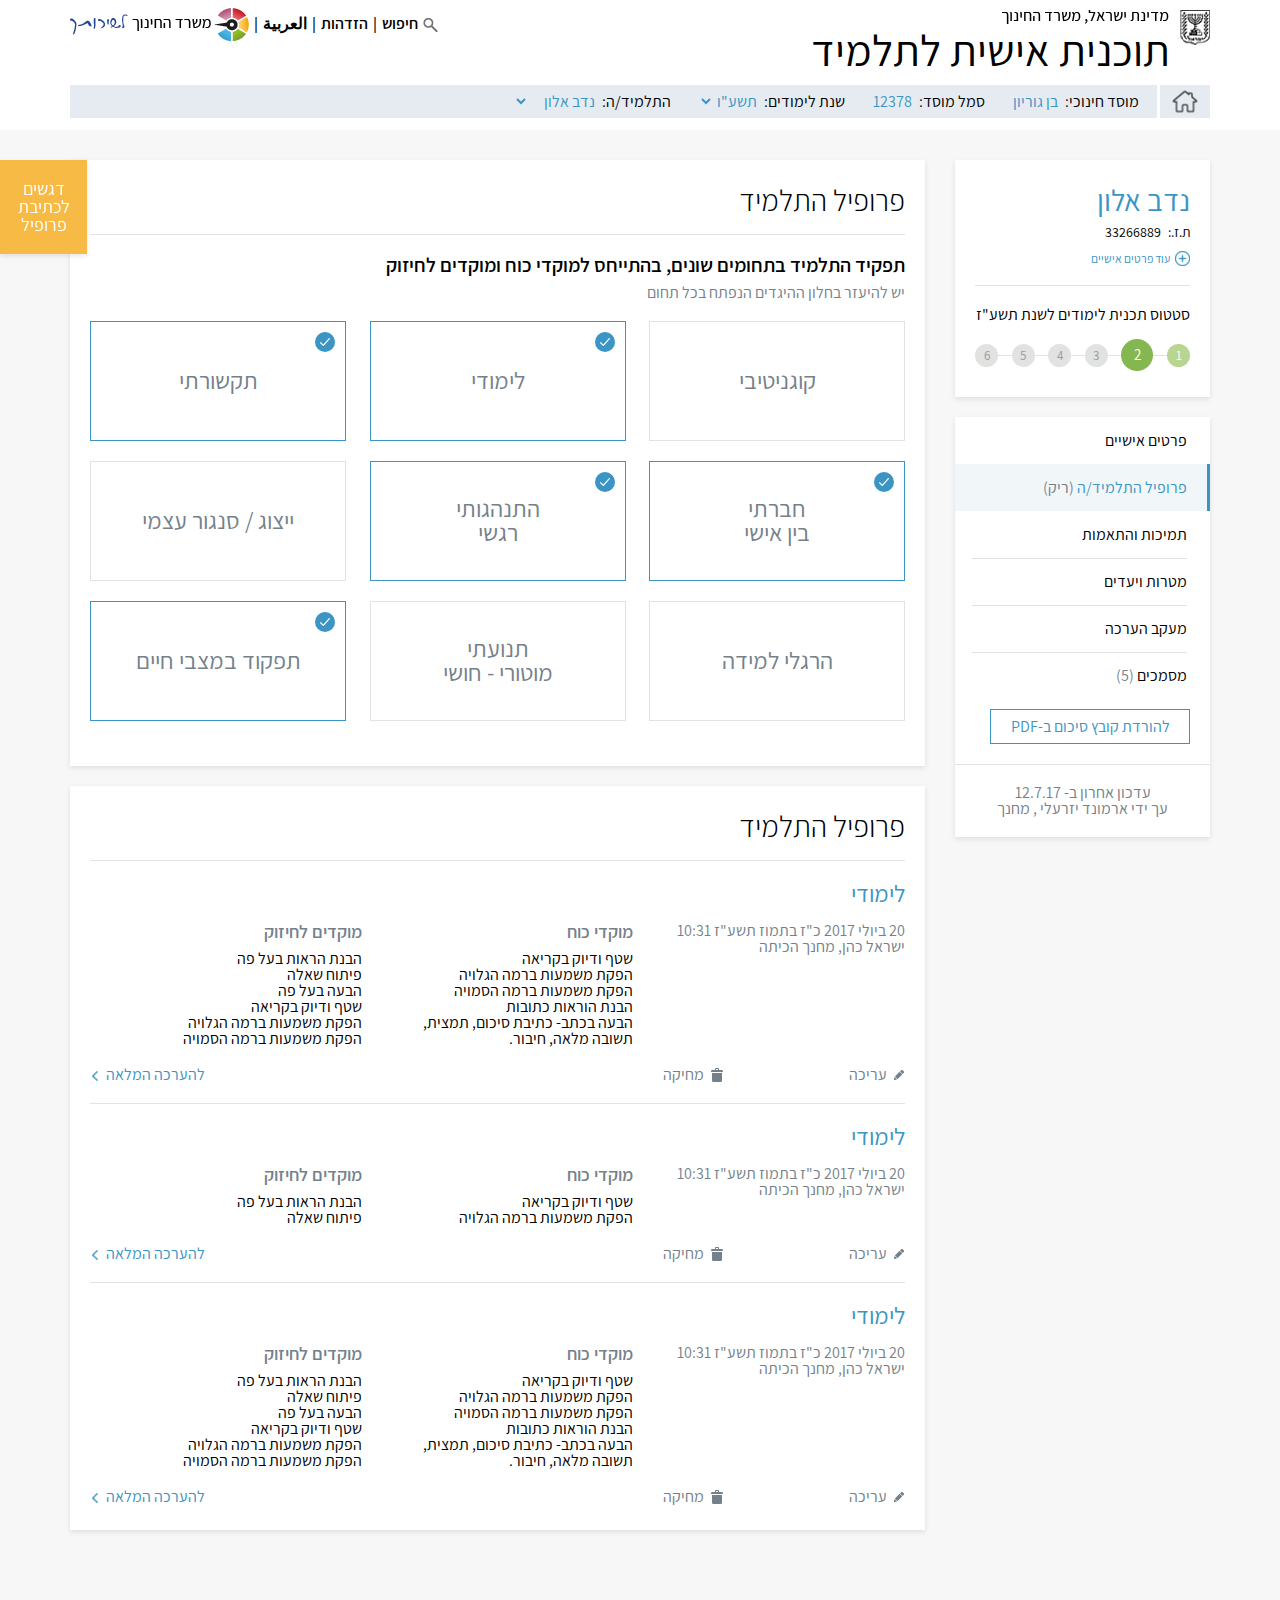
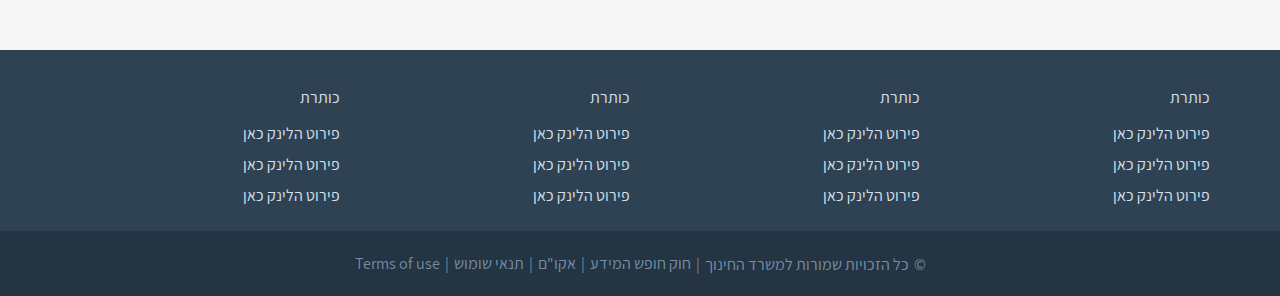
<file: pages/profile/profile_success.html>
<!DOCTYPE html>
<html lang="en">
<head>
    <meta charset="UTF-8">
    <title>Tala</title>
    <meta name="viewport" content="width=device-width, initial-scale=1.0">
    <link rel="stylesheet" href="../../styles/bootstrap-3.3.7/css/bootstrap.css">
    <link rel="stylesheet" href="profile.css">
</head>
<body>

<header class="header">
    <div class="wrapper">
        <img class="logo" alt="מדינת ישראל, משרד החינוך" src="../../img/Logo_Minister.png">
        <nav class="header-navigation">
            <ul class="header-navigation-list">
                <li class="header-navigation-item search">חיפוש</li>
                <li class="header-navigation-item">הזדהות</li>
                <li class="header-navigation-item">العربية</li>
                <li class="header-navigation-item">
                    <img class="header-navigation-item-logo" alt="משרד החינוך לשירותך" src="../../img/Logo_Minister_2.png">
                </li>
            </ul>
        </nav>

        <h1 class="header-title">תוכנית אישית לתלמיד</h1>

        <div class="header-bar">
            <a class="header-home" href=""></a>

            <ul class="header-filters-list">

                <li class="header-filters-item static">
                    <dl class="header-filters-item-group">
                        <dt class="header-filters-item-title">מוסד חינוכי:</dt>
                        <dd class="header-filters-item-data">בן גוריון</dd>
                    </dl>
                </li>

                <li class="header-filters-item static">
                    <dl class="header-filters-item-group">
                        <dt class="header-filters-item-title">סמל מוסד:</dt>
                        <dd class="header-filters-item-data">12378</dd>
                    </dl>
                </li>

                <li class="header-filters-item">
                    <label for="year" class="header-filters-item-title">שנת לימודים:</label>
                    <select id="year" name="year" class="header-filters-item-data choice-year">
                        <option value="1">תשע"ו</option>
                        <option value="2">תשע"ז</option>
                    </select>
                </li>

                <li class="header-filters-item">
                    <label for="student" class="header-filters-item-title">התלמיד/ה:</label>
                    <select id="student" name="student" class="header-filters-item-data choice-student">
                        <option value="1">נדב אלון</option>
                        <option value="2">נועם ברוך</option>
                        <option value="3">נדב אלון</option>
                        <option value="4">ילד עם שם ארוך מאוד</option>
                    </select>
                </li>
            </ul>
        </div>
    </div>
</header>

<div class="content wrapper row">
    <aside class="side col-lg-3">
        <article class="area profile-card">

            <div class="profile-card-head">
                <h2 class="profile-card-name">נדב אלון</h2>

                <dl class="profile-card-number">
                    <dt class="profile-card-title">ת.ז.:</dt>
                    <dd class="profile-card-data">33266889</dd>
                </dl>

                <button class="profile-card-expand" aria-expanded="false" aria-controls="studentDetails">עוד פרטים אישיים</button>
            </div>

            <ul id="studentDetails" class="profile-card-list collapsed">
                <li class="profile-card-list-item">
                    <dl>
                        <dt class="profile-card-title">גיל:</dt>
                        <dd class="profile-card-data">8</dd>
                    </dl>
                </li>
                <li class="profile-card-list-item">
                    <dl>
                        <dt class="profile-card-title">גן/כיתה:</dt>
                        <dd class="profile-card-data">ב'2</dd>
                    </dl>
                </li>
                <li class="profile-card-list-item">
                    <dl>
                        <dt class="profile-card-title">מוגבלות ראשית:</dt>
                        <dd class="profile-card-data">קשב וריכוז</dd>
                    </dl>
                </li>
                <li class="profile-card-list-item">
                    <dl>
                        <dt class="profile-card-title">מוגבלות משנית:</dt>
                        <dd class="profile-card-data">קשב וריכוז</dd>
                    </dl>
                </li>
                <li class="profile-card-list-item">
                    <dl>
                        <dt class="profile-card-title">מחנך/ת הכיתה:</dt>
                        <dd class="profile-card-data">ישראל כהן</dd>
                    </dl>
                </li>
                <li class="profile-card-list-item">
                    <dl>
                        <dt class="profile-card-title">סוג כיתה:</dt>
                        <dd class="profile-card-data">שילוב</dd>
                    </dl>
                </li>
                <li class="profile-card-list-item editable">
                    <dl>
                        <dt class="profile-card-title">שם כיתה:</dt>
                        <dd class="profile-card-data">השם של הכיתה</dd>
                    </dl>
                    <button class="btn-edit">עריכה</button>
                </li>
            </ul>
            <div class="status">
                <p class="status-title">סטטוס תכנית לימודים לשנת תשע"ז</p>
                <div class="status-wrapper">
                    <div class="status-index completed" data-tooltip="ממתין לאישור של מנהלת">1</div>
                    <div class="status-index active" data-tooltip="ממתין לאישור של מנהלת">2</div>
                    <div class="status-index" data-tooltip="ממתין לאישור של מנהלת">3</div>
                    <div class="status-index" data-tooltip="ממתין לאישור של מנהלת">4</div>
                    <div class="status-index" data-tooltip="ממתין לאישור של מנהלת">5</div>
                    <div class="status-index" data-tooltip="ממתין לאישור של מנהלת">6</div>
                </div>
            </div>
            <div class="profile-card-controls">
                <button class="btn-save">שמירה</button>
                <button class="btn-cancel">ביטול</button>
            </div>

        </article>

        <nav class="navigation">
            <ul class="navigation-list">
                <li class="navigation-item">
                    <a class="navigation-item-link" href="">פרטים אישיים</a>
                </li>
                <li class="navigation-item active">
                    <a class="navigation-item-link" href="">פרופיל התלמיד/ה
                        <span class="navigation-item-status">(ריק)</span>
                    </a>
                </li>
                <li class="navigation-item">
                    <a class="navigation-item-link" href="">תמיכות והתאמות</a>
                </li>
                <li class="navigation-item">
                    <a class="navigation-item-link" href="">מטרות ויעדים</a>
                </li>
                <li class="navigation-item">
                    <a class="navigation-item-link" href="">מעקב הערכה</a>
                </li>
                <li class="navigation-item">
                    <a class="navigation-item-link" href="">מסמכים
                        <span class="navigation-item-status">(5)</span>
                    </a>
                </li>
            </ul>

            <button type="button" class="btn-pdf">להורדת קובץ סיכום ב-PDF</button>

            <legend class="legend">
                <p class="legend-line">עדכון אחרון ב-
                    <time class="legend-line-date">12.7.17</time>
                </p>
                <p class="legend-line">עך ידי
                    <span class="legend-line-tutor">ארמונד יזרעלי</span>
                    <span class="legend-line-divider">,</span>
                    <span class="legend-line-position">מחנך</span>
                </p>
            </legend>
        </nav>
    </aside>

    <main class="profile col-lg-9">
        <section class="area">
            <h3 class="title">פרופיל התלמיד</h3>
            <p class="description">תפקיד התלמיד בתחומים שונים, בהתייחס למוקדי כוח ומוקדים לחיזוק</p>
            <p class="notice">יש להיעזר בחלון ההיגדים הנפתח בכל תחום</p>

            <ul class="profile-list">
                <li class="profile-item">
                    <a href="" class="profile-item-link" data-toggle="modal" data-target="#myModal">
                        <div class="profile-item-completed">
                            <span class="sr-only">יש עריכה לתחום</span>
                        </div>
                        <h4 class="profile-item-title">
                            <span class="profile-item-category">קוגניטיבי</span>
                        </h4>
                        <div class="profile-item-border"></div>
                    </a>
                </li>
                <li class="profile-item completed">
                    <a href="" class="profile-item-link" data-toggle="modal" data-target="#myModal">
                        <div class="profile-item-completed">
                            <span class="sr-only">יש עריכה לתחום</span>
                        </div>
                        <h4 class="profile-item-title">
                            <span class="profile-item-category">לימודי</span>
                        </h4>
                        <div class="profile-item-border"></div>
                    </a>
                </li>
                <li class="profile-item completed">
                    <a href="" class="profile-item-link" data-toggle="modal" data-target="#myModal">
                        <div class="profile-item-completed">
                            <span class="sr-only">יש עריכה לתחום</span>
                        </div>
                        <h4 class="profile-item-title">
                            <span class="profile-item-category">תקשורתי</span>
                        </h4>
                        <div class="profile-item-border"></div>
                    </a>
                </li>
                <li class="profile-item completed">
                    <a href="" class="profile-item-link" data-toggle="modal" data-target="#myModal">
                        <div class="profile-item-completed">
                            <span class="sr-only">יש עריכה לתחום</span>
                        </div>
                        <h4 class="profile-item-title">
                            <span class="profile-item-category">חברתי<br/>בין אישי</span>
                        </h4>
                        <div class="profile-item-border"></div>
                    </a>
                </li>
                <li class="profile-item completed">
                    <a href="" class="profile-item-link" data-toggle="modal" data-target="#myModal">
                        <div class="profile-item-completed">
                            <span class="sr-only">יש עריכה לתחום</span>
                        </div>
                        <h4 class="profile-item-title">
                            <span class="profile-item-category">התנהגותי<br/>רגשי</span>
                        </h4>
                        <div class="profile-item-border"></div>
                    </a>
                </li>
                <li class="profile-item">
                    <a href="" class="profile-item-link" data-toggle="modal" data-target="#myModal">
                        <div class="profile-item-completed">
                            <span class="sr-only">יש עריכה לתחום</span>
                        </div>
                        <h4 class="profile-item-title">
                            <span class="profile-item-category">ייצוג / סנגור עצמי</span>
                        </h4>
                        <div class="profile-item-border"></div>
                    </a>
                </li>
                <li class="profile-item">
                    <a href="" class="profile-item-link" data-toggle="modal" data-target="#myModal">
                        <div class="profile-item-completed">
                            <span class="sr-only">יש עריכה לתחום</span>
                        </div>
                        <h4 class="profile-item-title">
                            <span class="profile-item-category">הרגלי למידה</span>
                        </h4>
                        <div class="profile-item-border"></div>
                    </a>
                </li>
                <li class="profile-item">
                    <a href="" class="profile-item-link" data-toggle="modal" data-target="#myModal">
                        <div class="profile-item-completed">
                            <span class="sr-only">יש עריכה לתחום</span>
                        </div>
                        <h4 class="profile-item-title">
                            <span class="profile-item-category">תנועתי<br/>מוטורי - חושי</span>
                        </h4>
                        <div class="profile-item-border"></div>
                    </a>
                </li>
                <li class="profile-item completed">
                    <a href="" class="profile-item-link" data-toggle="modal" data-target="#myModal">
                        <div class="profile-item-completed">
                            <span class="sr-only">יש עריכה לתחום</span>
                        </div>
                        <h4 class="profile-item-title">
                            <span class="profile-item-category">תפקוד במצבי חיים</span>
                        </h4>
                        <div class="profile-item-border"></div>
                    </a>
                </li>
            </ul>
        </section>

        <section class="area profile-fields">
            <h3 class="title">פרופיל התלמיד</h3>

            <ul class="profile-fields-table">

                <!--line in the table-->
                <li class="profile-fields-line">
                    <h4 class="profile-item-title">לימודי</h4>

                    <ul id="line1" class="profile-fields-list">

                        <li class="profile-fields-item first-item">
                            <time class="profile-fields-date">20 ביולי 2017 כ"ז בתמוז תשע"ז 10:31</time>
                            <p class="profile-fields-tutor">ישראל כהן, מחנך הכיתה</p>
                        </li>

                        <li class="profile-fields-item">
                            <dl>
                                <dt class="profile-fields-title">מוקדי כוח</dt>
                                <dd class="profile-fields-data">
                                    <p>שטף ודיוק בקריאה</p>
                                    <p>הפקת משמעות ברמה הגלויה</p>
                                    <p>הפקת משמעות ברמה הסמויה</p>
                                    <p>הבנת הוראות כתובות</p>
                                    <p>הבעה בכתב- כתיבת סיכום, תמצית, תשובה מלאה, חיבור.</p>
                                    <p>שטף ודיוק בקריאה</p>
                                    <p>הפקת משמעות ברמה הגלויה</p>
                                    <p>הפקת משמעות ברמה הסמויה</p>
                                    <p>הבנת הוראות כתובות</p>
                                    <p>הבעה בכתב- כתיבת סיכום, תמצית, תשובה מלאה, חיבור.</p>
                                </dd>
                            </dl>
                        </li>

                        <li class="profile-fields-item last-item">
                            <dl>
                                <dt class="profile-fields-title">מוקדים לחיזוק</dt>
                                <dd class="profile-fields-data">
                                    <p>הבנת הראות בעל פה</p>
                                    <p>פיתוח שאלה</p>
                                    <p>הבעה בעל פה</p>
                                    <p>שטף ודיוק בקריאה</p>
                                    <p>הפקת משמעות ברמה הגלויה</p>
                                    <p>הפקת משמעות ברמה הסמויה</p>
                                    <p>הבנת הוראות כתובות</p>
                                    <p>הבעה בכתב- כתיבת סיכום, תמצית, תשובה מלאה, חיבור.</p>
                                </dd>
                            </dl>
                        </li>
                     </ul>
                    <div class="profile-fields-buttons">
                        <div class="profile-fields-buttons-right">
                            <button class="btn-edit">עריכה</button>
                            <button class="btn-remove">מחיקה</button>
                        </div>
                        <div class="profile-fields-buttons-left">
                            <button class="profile-fields-full" aria-expanded="false" aria-controls="line1">להערכה המלאה</button>
                        </div>
                    </div>
                </li>

                <!--line in the table-->
                <li class="profile-fields-line">
                    <h4 class="profile-item-title">לימודי</h4>

                    <ul id="line2" class="profile-fields-list">

                        <li class="profile-fields-item first-item">
                            <time class="profile-fields-date">20 ביולי 2017 כ"ז בתמוז תשע"ז 10:31</time>
                            <p class="profile-fields-tutor">ישראל כהן, מחנך הכיתה</p>
                        </li>

                        <li class="profile-fields-item">
                            <dl>
                                <dt class="profile-fields-title">מוקדי כוח</dt>
                                <dd class="profile-fields-data">
                                    <p>שטף ודיוק בקריאה</p>
                                    <p>הפקת משמעות ברמה הגלויה</p>
                                </dd>
                            </dl>
                        </li>

                        <li class="profile-fields-item last-item">
                            <dl>
                                <dt class="profile-fields-title">מוקדים לחיזוק</dt>
                                <dd class="profile-fields-data">
                                    <p>הבנת הראות בעל פה</p>
                                    <p>פיתוח שאלה</p>
                                </dd>
                            </dl>
                        </li>
                    </ul>
                    <div class="profile-fields-buttons">
                        <div class="profile-fields-buttons-right">
                            <button class="btn-edit">עריכה</button>
                            <button class="btn-remove">מחיקה</button>
                        </div>
                        <div class="profile-fields-buttons-left">
                            <button class="profile-fields-full" aria-expanded="false" aria-controls="line2">להערכה המלאה</button>
                        </div>
                    </div>
                </li>

                <!--line in the table-->
                <li class="profile-fields-line">
                    <h4 class="profile-item-title">לימודי</h4>

                    <ul id="line3" class="profile-fields-list">

                        <li class="profile-fields-item first-item">
                            <time class="profile-fields-date">20 ביולי 2017 כ"ז בתמוז תשע"ז 10:31</time>
                            <p class="profile-fields-tutor">ישראל כהן, מחנך הכיתה</p>
                        </li>

                        <li class="profile-fields-item">
                            <dl>
                                <dt class="profile-fields-title">מוקדי כוח</dt>
                                <dd class="profile-fields-data">
                                    <p>שטף ודיוק בקריאה</p>
                                    <p>הפקת משמעות ברמה הגלויה</p>
                                    <p>הפקת משמעות ברמה הסמויה</p>
                                    <p>הבנת הוראות כתובות</p>
                                    <p>הבעה בכתב- כתיבת סיכום, תמצית, תשובה מלאה, חיבור.</p>
                                    <p>שטף ודיוק בקריאה</p>
                                    <p>הפקת משמעות ברמה הגלויה</p>
                                    <p>הפקת משמעות ברמה הסמויה</p>
                                    <p>הבנת הוראות כתובות</p>
                                    <p>הבעה בכתב- כתיבת סיכום, תמצית, תשובה מלאה, חיבור.</p>
                                </dd>
                            </dl>
                        </li>

                        <li class="profile-fields-item last-item">
                            <dl>
                                <dt class="profile-fields-title">מוקדים לחיזוק</dt>
                                <dd class="profile-fields-data">
                                    <p>הבנת הראות בעל פה</p>
                                    <p>פיתוח שאלה</p>
                                    <p>הבעה בעל פה</p>
                                    <p>שטף ודיוק בקריאה</p>
                                    <p>הפקת משמעות ברמה הגלויה</p>
                                    <p>הפקת משמעות ברמה הסמויה</p>
                                    <p>הבנת הוראות כתובות</p>
                                    <p>הבעה בכתב- כתיבת סיכום, תמצית, תשובה מלאה, חיבור.</p>
                                </dd>
                            </dl>
                        </li>
                    </ul>
                    <div class="profile-fields-buttons">
                        <div class="profile-fields-buttons-right">
                            <button class="btn-edit">עריכה</button>
                            <button class="btn-remove">מחיקה</button>
                        </div>
                        <div class="profile-fields-buttons-left">
                            <button class="profile-fields-full" aria-expanded="false" aria-controls="line3">להערכה המלאה</button>
                        </div>
                    </div>
                </li>
            </ul>
        </section>
    </main>
</div>

<footer class="footer">
    <nav class="footer-nav wrapper">
        <ul class="footer-nav-list">
            <ll class="footer-nav-item">
                <h4 class="footer-nav-item-title">כותרת</h4>
                <ul>
                    <li class="footer-nav-item-link">פירוט הלינק כאן</li>
                    <li class="footer-nav-item-link">פירוט הלינק כאן</li>
                    <li class="footer-nav-item-link">פירוט הלינק כאן</li>
                </ul>
            </ll>
            <ll class="footer-nav-item">
                <h4 class="footer-nav-item-title">כותרת</h4>
                <ul>
                    <li class="footer-nav-item-link">פירוט הלינק כאן</li>
                    <li class="footer-nav-item-link">פירוט הלינק כאן</li>
                    <li class="footer-nav-item-link">פירוט הלינק כאן</li>
                </ul>
            </ll>
            <ll class="footer-nav-item">
                <h4 class="footer-nav-item-title">כותרת</h4>
                <ul>
                    <li class="footer-nav-item-link">פירוט הלינק כאן</li>
                    <li class="footer-nav-item-link">פירוט הלינק כאן</li>
                    <li class="footer-nav-item-link">פירוט הלינק כאן</li>
                </ul>
            </ll>
            <ll class="footer-nav-item">
                <h4 class="footer-nav-item-title">כותרת</h4>
                <ul>
                    <li class="footer-nav-item-link">פירוט הלינק כאן</li>
                    <li class="footer-nav-item-link">פירוט הלינק כאן</li>
                    <li class="footer-nav-item-link">פירוט הלינק כאן</li>
                </ul>
            </ll>
        </ul>
    </nav>
    <div class="footer-legal">
        <ul class="footer-legal-list wrapper">
            <li class="footer-legal-item">כל הזכויות שמורות למשרד החינוך</li>
            <li class="footer-legal-item">חוק חופש המידע</li>
            <li class="footer-legal-item">אקו"ם</li>
            <li class="footer-legal-item">תנאי שומוש</li>
            <li class="footer-legal-item">Terms of use</li>
        </ul>

    </div>
</footer>

<!--Modal -->
<div id="myModal" class="modal fade" role="dialog" aria-labelledby="modalTitle">
    <div class="modal-dialog modal-result">

        <!-- Modal content-->
        <div class="modal-content">

            <div class="modal-body">
                <img class="modal-result-indication" src="../../img/result_success.png" alt="הערכה נוספה בהצלחה">
                <p class="modal-result-field">הערכתך בתחום</p>
                <p class="modal-result-field">הלימודי</p> <!--not more than 25 letters-->
                <p class="modal-result-message">נוספה לפרופיל של נדב</p>
                <p class="modal-result-link">
                    <a href="">לצפיה בפרופיל</a>
                </p>
            </div>
        </div>
    </div>
</div>

<!--Side instructions-->
<article class="instructions" id="insrtuctions">
    <!--Flag-->
    <button class="flag ready-to-open" type="button" aria-expanded="false" aria-controls="instructions">דגשים<br/>לכתיבת<br/>פרופיל<br/></button>

    <!--Instructions list-->
    <ul class="instructions-list">
        <li class="instructions-item">בניית פרופיל התלמיד יש להתבסס על מידע הנאסף ממקורות כגון: הכרות עם התלמיד, תצפיות, אנשי צוות, דוחות ואבחונים, דיווחי הורים</li>
        <li class="instructions-item">בניית פרופיל התלמיד יש להתבסס על מידע הנאסף ממקורות כגון: הכרות עם התלמיד, תצפיות, אנשי צוות, דוחות ואבחונים, דיווחי הורים</li>
        <li class="instructions-item">בניית פרופיל התלמיד יש להתבסס על מידע הנאסף ממקורות כגון: הכרות עם התלמיד, תצפיות, אנשי צוות, דוחות ואבחונים, דיווחי הורים</li>
    </ul>

</article>

<script src="../../js/jquery-3.2.1.js"></script>
<script src="../../js/bootstrap-3.3.7/bootstrap.js"></script>
<script src="profile.js"></script>

</body>
</html>
</file>
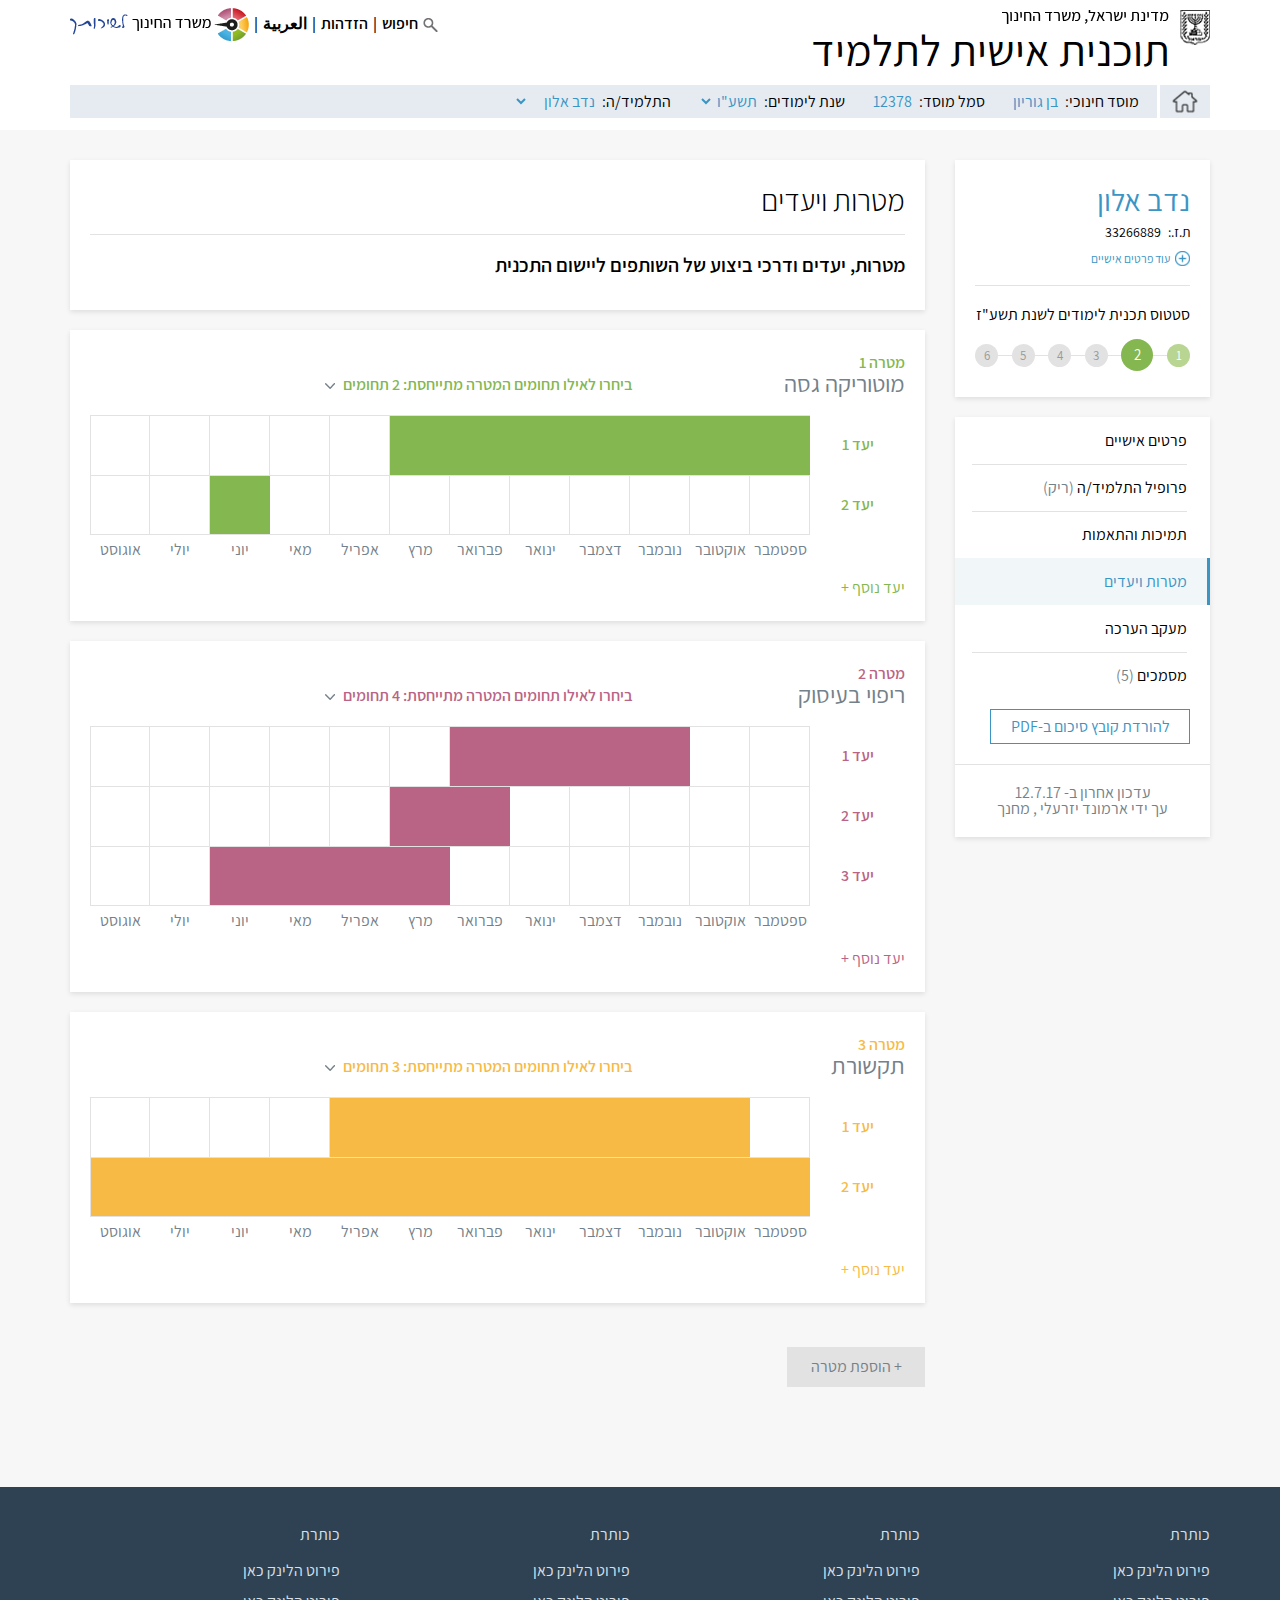
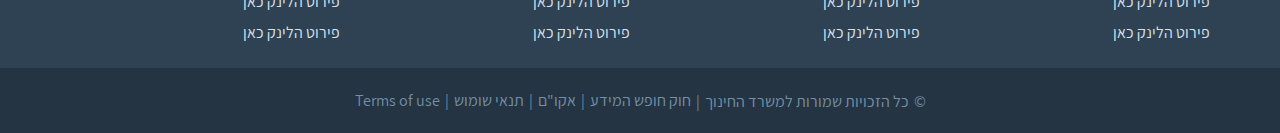
<file: pages/targets/targets.html>
<!DOCTYPE html>
<html lang="en">
<head>
    <meta charset="UTF-8">
    <title>Tala</title>
    <meta name="viewport" content="width=device-width, initial-scale=1.0">
    <link rel="stylesheet" href="../../styles/bootstrap-3.3.7/css/bootstrap.css">
    <link rel="stylesheet" href="targets.css">
</head>
<body>

<header class="header">
    <div class="wrapper">
        <img class="logo" alt="מדינת ישראל, משרד החינוך" src="../../img/Logo_Minister.png">
        <nav class="header-navigation">
            <ul class="header-navigation-list">
                <li class="header-navigation-item search">חיפוש</li>
                <li class="header-navigation-item">הזדהות</li>
                <li class="header-navigation-item">العربية</li>
                <li class="header-navigation-item">
                    <img class="header-navigation-item-logo" alt="משרד החינוך לשירותך" src="../../img/Logo_Minister_2.png">
                </li>
            </ul>
        </nav>

        <h1 class="header-title">תוכנית אישית לתלמיד</h1>

        <div class="header-bar">
            <a class="header-home" href=""></a>

            <ul class="header-filters-list">

                <li class="header-filters-item static">
                    <dl class="header-filters-item-group">
                        <dt class="header-filters-item-title">מוסד חינוכי:</dt>
                        <dd class="header-filters-item-data">בן גוריון</dd>
                    </dl>
                </li>

                <li class="header-filters-item static">
                    <dl class="header-filters-item-group">
                        <dt class="header-filters-item-title">סמל מוסד:</dt>
                        <dd class="header-filters-item-data">12378</dd>
                    </dl>
                </li>

                <li class="header-filters-item">
                    <label for="year" class="header-filters-item-title">שנת לימודים:</label>
                    <select id="year" name="year" class="header-filters-item-data choice-year">
                        <option value="1">תשע"ו</option>
                        <option value="2">תשע"ז</option>
                    </select>
                </li>

                <li class="header-filters-item">
                    <label for="student" class="header-filters-item-title">התלמיד/ה:</label>
                    <select id="student" name="student" class="header-filters-item-data choice-student">
                        <option value="1">נדב אלון</option>
                        <option value="2">נועם ברוך</option>
                        <option value="3">נדב אלון</option>
                        <option value="4">ילד עם שם ארוך מאוד</option>
                    </select>
                </li>
            </ul>
        </div>
    </div>
</header>

<div class="content wrapper row">
    <aside class="side col-lg-3">
        <article class="area profile-card">

            <div class="profile-card-head">
                <h2 class="profile-card-name">נדב אלון</h2>

                <dl class="profile-card-number">
                    <dt class="profile-card-title">ת.ז.:</dt>
                    <dd class="profile-card-data">33266889</dd>
                </dl>

                <button class="profile-card-expand" aria-expanded="false" aria-controls="studentDetails">עוד פרטים אישיים</button>
            </div>

            <ul id="studentDetails" class="profile-card-list collapsed">
                <li class="profile-card-list-item">
                    <dl>
                        <dt class="profile-card-title">גיל:</dt>
                        <dd class="profile-card-data">8</dd>
                    </dl>
                </li>
                <li class="profile-card-list-item">
                    <dl>
                        <dt class="profile-card-title">גן/כיתה:</dt>
                        <dd class="profile-card-data">ב'2</dd>
                    </dl>
                </li>
                <li class="profile-card-list-item">
                    <dl>
                        <dt class="profile-card-title">מוגבלות ראשית:</dt>
                        <dd class="profile-card-data">קשב וריכוז</dd>
                    </dl>
                </li>
                <li class="profile-card-list-item">
                    <dl>
                        <dt class="profile-card-title">מוגבלות משנית:</dt>
                        <dd class="profile-card-data">קשב וריכוז</dd>
                    </dl>
                </li>
                <li class="profile-card-list-item">
                    <dl>
                        <dt class="profile-card-title">מחנך/ת הכיתה:</dt>
                        <dd class="profile-card-data">ישראל כהן</dd>
                    </dl>
                </li>
                <li class="profile-card-list-item">
                    <dl>
                        <dt class="profile-card-title">סוג כיתה:</dt>
                        <dd class="profile-card-data">שילוב</dd>
                    </dl>
                </li>
                <li class="profile-card-list-item editable">
                    <dl>
                        <dt class="profile-card-title">שם כיתה:</dt>
                        <dd class="profile-card-data">השם של הכיתה</dd>
                    </dl>
                    <button class="btn-edit">עריכה</button>
                </li>
            </ul>
            <div class="status">
                <p class="status-title">סטטוס תכנית לימודים לשנת תשע"ז</p>
                <div class="status-wrapper">
                    <div class="status-index completed" data-tooltip="ממתין לאישור של מנהלת">1</div>
                    <div class="status-index active" data-tooltip="ממתין לאישור של מנהלת">2</div>
                    <div class="status-index" data-tooltip="ממתין לאישור של מנהלת">3</div>
                    <div class="status-index" data-tooltip="ממתין לאישור של מנהלת">4</div>
                    <div class="status-index" data-tooltip="ממתין לאישור של מנהלת">5</div>
                    <div class="status-index" data-tooltip="ממתין לאישור של מנהלת">6</div>
                </div>
            </div>
            <div class="profile-card-controls">
                <button class="btn-save">שמירה</button>
                <button class="btn-cancel">ביטול</button>
            </div>

        </article>

        <nav class="navigation">
            <ul class="navigation-list">
                <li class="navigation-item">
                    <a class="navigation-item-link" href="">פרטים אישיים</a>
                </li>
                <li class="navigation-item">
                    <a class="navigation-item-link" href="">פרופיל התלמיד/ה
                        <span class="navigation-item-status">(ריק)</span>
                    </a>
                </li>
                <li class="navigation-item">
                    <a class="navigation-item-link" href="">תמיכות והתאמות</a>
                </li>
                <li class="navigation-item active">
                    <a class="navigation-item-link" href="">מטרות ויעדים</a>
                </li>
                <li class="navigation-item">
                    <a class="navigation-item-link" href="">מעקב הערכה</a>
                </li>
                <li class="navigation-item">
                    <a class="navigation-item-link" href="">מסמכים
                        <span class="navigation-item-status">(5)</span>
                    </a>
                </li>
            </ul>

            <button type="button" class="btn-pdf">להורדת קובץ סיכום ב-PDF</button>

            <legend class="legend">
                <p class="legend-line">עדכון אחרון ב-
                    <time class="legend-line-date">12.7.17</time>
                </p>
                <p class="legend-line">עך ידי
                    <span class="legend-line-tutor">ארמונד יזרעלי</span>
                    <span class="legend-line-divider">,</span>
                    <span class="legend-line-position">מחנך</span>
                </p>
            </legend>
        </nav>
    </aside>

    <main class="profile col-lg-9">
        <section>
            <div class="area">
                <h3 class="title">מטרות ויעדים</h3>
                <p class="description">מטרות, יעדים ודרכי ביצוע של השותפים ליישום התכנית</p>
            </div>

            <ul class="profile-list">
                <li class="profile-target area green">
                    <div class="profile-target-head">
                        <h4 class="profile-target-title">
                            <span class="profile-target-title-number">מטרה 1</span>
                            <span class="profile-target-title-name">מוטוריקה גסה</span>
                        </h4>
                        <div class="target-details">
                            <button class="target-view" aria-expanded="false" aria-controls="targetFields1">ביחרו לאילו תחומים המטרה מתייחסת: 2 תחומים</button>
                            <div class="target-container">
                                <div id="targetFields1" class="target-fields collapsed overflow-hidden">
                                    <div class="target-fields-arrow"></div>
                                    <h5 class="target-fields-title">סמנו תחום
                                        <strong class="strong">אחד או יותר </strong>אליהם המטרה מתייחסת
                                    </h5>
                                    <ul class="target-fields-list">
                                        <li class="target-fields-item">
                                            <label class="control control_checkbox">קוגניטיבי ומטא - קוגניטיבי
                                                <input type="checkbox"></input>
                                                <div class="control_indicator"></div>
                                            </label>
                                        </li>
                                        <li class="target-fields-item">
                                            <label class="control control_checkbox">חברתי בין אישי
                                                <input type="checkbox"></input>
                                                <div class="control_indicator"></div>
                                            </label>
                                        </li>
                                        <li class="target-fields-item">
                                            <label class="control control_checkbox">בריאות ומיניות
                                                <input type="checkbox"></input>
                                                <div class="control_indicator"></div>
                                            </label>
                                        </li>
                                        <li class="target-fields-item">
                                            <label class="control control_checkbox">לימודי - לשון והבעה
                                                <input type="checkbox" aria-describedby="tp1"></input>
                                                <div class="control_indicator"></div>
                                                <!--a window appears on hover on the item-->
                                                <div id="tp1" class="target-fields-item-details" role="tooltip" aria-hidden="true">
                                                    <div class="target-fields-item-details-arrow"></div>
                                                    <dl class="target-fields-item-details-set">
                                                        <dt class="target-fields-item-details-title">איפה מוקדי הכח של נדב?
                                                        </dt>
                                                        <dd class="target-fields-item-details-data">
                                                            <p>שטף ודיוק בקריאה</p>
                                                            <p>הפקת משמעות ברמה הגלויה</p>
                                                            <p>הפקת משמעות ברמה הסמויה</p>
                                                            <p>הבנת הוראות כתובות</p>
                                                            <p>בעה בכתב- כתיבת סיכום, תמצית, תשובה מלאה, חיבור</p>
                                                        </dd>
                                                    </dl>
                                                    <dl class="target-fields-item-details-set">
                                                        <dt class="target-fields-item-details-title">במה חשוב לחזק את נדב?
                                                        </dt>
                                                        <dd class="target-fields-item-details-data">
                                                            <p>הבנת הראות בעל פה</p>
                                                            <p>פיתוח שאלה</p>
                                                            <p>הבעה בעל פה</p>
                                                        </dd>
                                                    </dl>
                                                </div>
                                            </label>
                                        </li>
                                        <li class="target-fields-item">
                                            <label class="control control_checkbox">לימודי - מדעים
                                                <input type="checkbox"></input>
                                                <div class="control_indicator"></div>
                                            </label>
                                        </li>
                                        <li class="target-fields-item">
                                            <label class="control control_checkbox">תנועתי - מוטורי - חושי
                                                <input type="checkbox"></input>
                                                <div class="control_indicator"></div>
                                            </label>
                                        </li>
                                        <li class="target-fields-item">
                                            <label class="control control_checkbox">עבודה וקהילה
                                                <input type="checkbox"></input>
                                                <div class="control_indicator"></div>
                                            </label>
                                        </li>
                                        <li class="target-fields-item">
                                            <label class="control control_checkbox">טיפול עצמי ואחזקת בית
                                                <input type="checkbox"></input>
                                                <div class="control_indicator"></div>
                                            </label>
                                        </li>
                                        <li class="target-fields-item">
                                            <label class="control control_checkbox">יצוג עצמי והתנהלות בפעילויות
                                                <input type="checkbox"></input>
                                                <div class="control_indicator"></div>
                                            </label>
                                        </li>
                                    </ul>
                                </div>
                            </div>
                        </div>
                    </div>

                    <div class="profile-target-container">
                        <ul class="target-calendar">
                            <li class="target-calendar-line">
                                <div class="target-calendar-cell line-header">יעד 1</div>
                                <div class="target-calendar-cell filled">
                                    <a href="" class="target-calendar-cell-link" data-toggle="modal" data-target="#myModal" aria-describedby="note1"></a>
                                    <!--floating note on hover-->
                                    <!--the note has to appear on hover on every filled cell-->
                                    <div id="note1" class="target-note" role="tooltip" aria-hidden="true">
                                        <div class="target-note-arrow"></div>
                                        <h5 class="target-note-title">יעד 1 </h5>
                                        <ul class="target-note-main">
                                            <li class="target-note-ways">2 דרכים</li>
                                            <li class="target-note-tutors">איריס לוי, ארמנד יזרעלי</li>
                                        </ul>
                                        <p class="target-note-description">נדב ירד גרם מדרגות בהשגחה תוך אחיזת מעקה בדגם רציפרוקלי ברצף</p>
                                        <p class="target-note-description">פרק הזמן להשלמת היעד
                                            <span class="target-note-description-period">ספטמבר-מרץ (7 חדשים)</span>
                                        </p>

                                        <ul class="target-note-list">
                                            <li class="target-note-item">
                                                <h6 class="target-note-item-title">דרך 1 להשגת היעד</h6>
                                                <p class="target-note-item-tutor">איריס לוי / טיפול בתנועה</p>
                                                <p class="target-note-item-description">איריס תעזור לנדב בחזרה על התנועות הרגליים והידיים בקוארדינציה</p>
                                            </li>
                                            <li class="target-note-item">
                                                <h6 class="target-note-item-title">דרך 2 להשגת היעד</h6>
                                                <p class="target-note-item-tutor">ארמנד יזרעלי/ מחנך</p>
                                                <p class="target-note-item-description">ארמנד יחזור עם נדב לגרם המדרגות פעמיים בשבוע כדי לעבור על מה שלמד עם איריס</p>
                                            </li>
                                        </ul>

                                        <div class="target-note-footer">
                                            <div class="target-note-footer-item">
                                                <time class="target-note-footer-date">20 ביולי 2017 כ"ז בתמוז תשע"ז 10:31</time>
                                                <p class="target-summary-footer-tutor">ישראל כהן, מחנך הכיתה</p>
                                            </div>
                                            <button class="btn-edit">עריכה</button>
                                            <button class="btn-remove">מחיקה</button>

                                        </div>
                                    </div>
                                </div>
                                <div class="target-calendar-cell filled"><a href="" class="target-calendar-cell-link" data-toggle="modal" data-target="#myModal"></a></div>
                                <div class="target-calendar-cell filled"><a href="" class="target-calendar-cell-link" data-toggle="modal" data-target="#myModal"></a></div>
                                <div class="target-calendar-cell filled"><a href="" class="target-calendar-cell-link" data-toggle="modal" data-target="#myModal"></a></div>
                                <div class="target-calendar-cell filled"><a href="" class="target-calendar-cell-link" data-toggle="modal" data-target="#myModal"></a></div>
                                <div class="target-calendar-cell filled"><a href="" class="target-calendar-cell-link" data-toggle="modal" data-target="#myModal"></a></div>
                                <div class="target-calendar-cell filled"><a href="" class="target-calendar-cell-link" data-toggle="modal" data-target="#myModal"></a></div>
                                <div class="target-calendar-cell"><a href="" class="target-calendar-cell-link" data-toggle="modal" data-target="#myModal"></a></div>
                                <div class="target-calendar-cell"><a href="" class="target-calendar-cell-link" data-toggle="modal" data-target="#myModal"></a></div>
                                <div class="target-calendar-cell"><a href="" class="target-calendar-cell-link" data-toggle="modal" data-target="#myModal"></a></div>
                                <div class="target-calendar-cell"><a href="" class="target-calendar-cell-link" data-toggle="modal" data-target="#myModal"></a></div>
                                <div class="target-calendar-cell"><a href="" class="target-calendar-cell-link" data-toggle="modal" data-target="#myModal"></a></div>
                            </li>

                            <li class="target-calendar-line">
                                <div class="target-calendar-cell line-header">יעד 2</div>
                                <div class="target-calendar-cell"><a href="" class="target-calendar-cell-link" data-toggle="modal" data-target="#myModal"></a></div>
                                <div class="target-calendar-cell"><a href="" class="target-calendar-cell-link" data-toggle="modal" data-target="#myModal"></a></div>
                                <div class="target-calendar-cell"><a href="" class="target-calendar-cell-link" data-toggle="modal" data-target="#myModal"></a></div>
                                <div class="target-calendar-cell"><a href="" class="target-calendar-cell-link" data-toggle="modal" data-target="#myModal"></a></div>
                                <div class="target-calendar-cell"><a href="" class="target-calendar-cell-link" data-toggle="modal" data-target="#myModal"></a></div>
                                <div class="target-calendar-cell"><a href="" class="target-calendar-cell-link" data-toggle="modal" data-target="#myModal"></a></div>
                                <div class="target-calendar-cell"><a href="" class="target-calendar-cell-link" data-toggle="modal" data-target="#myModal"></a></div>
                                <div class="target-calendar-cell"><a href="" class="target-calendar-cell-link" data-toggle="modal" data-target="#myModal"></a></div>
                                <div class="target-calendar-cell"><a href="" class="target-calendar-cell-link" data-toggle="modal" data-target="#myModal"></a></div>
                                <div class="target-calendar-cell filled"><a href="" class="target-calendar-cell-link" data-toggle="modal" data-target="#myModal"></a></div>
                                <div class="target-calendar-cell"><a href="" class="target-calendar-cell-link" data-toggle="modal" data-target="#myModal"></a></div>
                                <div class="target-calendar-cell"><a href="" class="target-calendar-cell-link" data-toggle="modal" data-target="#myModal"></a></div>
                            </li>

                            <li class="target-calendar-line month-line">
                                <div class="target-calendar-month month-header"></div>
                                <div class="target-calendar-month">ספטמבר</div>
                                <div class="target-calendar-month">אוקטובר</div>
                                <div class="target-calendar-month">נובמבר</div>
                                <div class="target-calendar-month">דצמבר</div>
                                <div class="target-calendar-month">ינואר</div>
                                <div class="target-calendar-month">פברואר</div>
                                <div class="target-calendar-month">מרץ</div>
                                <div class="target-calendar-month">אפריל</div>
                                <div class="target-calendar-month">מאי</div>
                                <div class="target-calendar-month">יוני</div>
                                <div class="target-calendar-month">יולי</div>
                                <div class="target-calendar-month">אוגוסט</div>
                            </li>
                        </ul>

                        <button class="profile-target-add">יעד נוסף +</button>
                    </div>
                </li>

                <li class="profile-target area crimson">
                    <div class="profile-target-head">
                        <h4 class="profile-target-title">
                            <span class="profile-target-title-number">מטרה 2</span>
                            <span class="profile-target-title-name">ריפוי בעיסוק</span>
                        </h4>
                        <div class="target-details">
                            <button class="target-view" aria-expanded="false" aria-controls="targetFields2">ביחרו לאילו תחומים המטרה מתייחסת: 4 תחומים</button>
                            <div class="target-container">
                                <div id="targetFields2" class="target-fields collapsed overflow-hidden">
                                    <div class="target-fields-arrow"></div>
                                    <h5 class="target-fields-title">סמנו תחום
                                        <strong class="strong">אחד או יותר </strong>אליהם המטרה מתייחסת
                                    </h5>
                                    <ul class="target-fields-list">
                                        <li class="target-fields-item">
                                            <label class="control control_checkbox">קוגניטיבי ומטא - קוגניטיבי
                                                <input type="checkbox"></input>
                                                <div class="control_indicator"></div>
                                            </label>
                                        </li>
                                        <li class="target-fields-item">
                                            <label class="control control_checkbox">חברתי בין אישי
                                                <input type="checkbox"></input>
                                                <div class="control_indicator"></div>
                                            </label>
                                        </li>
                                        <li class="target-fields-item">
                                            <label class="control control_checkbox">בריאות ומיניות
                                                <input type="checkbox"></input>
                                                <div class="control_indicator"></div>
                                            </label>
                                        </li>
                                        <li class="target-fields-item">
                                            <label class="control control_checkbox">לימודי - לשון והבעה
                                                <input type="checkbox" aria-describedby="tp2"></input>
                                                <div class="control_indicator"></div>
                                                <!--a window appears on hover on the item-->
                                                <div id="tp2" class="target-fields-item-details" role="tooltip" aria-hidden="true">
                                                    <div class="target-fields-item-details-arrow"></div>
                                                    <dl class="target-fields-item-details-set">
                                                        <dt class="target-fields-item-details-title">איפה מוקדי הכח של נדב?
                                                        </dt>
                                                        <dd class="target-fields-item-details-data">
                                                            <p>שטף ודיוק בקריאה</p>
                                                            <p>הפקת משמעות ברמה הגלויה</p>
                                                            <p>הפקת משמעות ברמה הסמויה</p>
                                                            <p>הבנת הוראות כתובות</p>
                                                            <p>בעה בכתב- כתיבת סיכום, תמצית, תשובה מלאה, חיבור</p>
                                                        </dd>
                                                    </dl>
                                                    <dl class="target-fields-item-details-set">
                                                        <dt class="target-fields-item-details-title">במה חשוב לחזק את נדב?
                                                        </dt>
                                                        <dd class="target-fields-item-details-data">
                                                            <p>הבנת הראות בעל פה</p>
                                                            <p>פיתוח שאלה</p>
                                                            <p>הבעה בעל פה</p>
                                                        </dd>
                                                    </dl>
                                                </div>
                                            </label>
                                        </li>
                                        <li class="target-fields-item">
                                            <label class="control control_checkbox">לימודי - מדעים
                                                <input type="checkbox"></input>
                                                <div class="control_indicator"></div>
                                            </label>
                                        </li>
                                        <li class="target-fields-item">
                                            <label class="control control_checkbox">תנועתי - מוטורי - חושי
                                                <input type="checkbox"></input>
                                                <div class="control_indicator"></div>
                                            </label>
                                        </li>
                                        <li class="target-fields-item">
                                            <label class="control control_checkbox">עבודה וקהילה
                                                <input type="checkbox"></input>
                                                <div class="control_indicator"></div>
                                            </label>
                                        </li>
                                        <li class="target-fields-item">
                                            <label class="control control_checkbox">טיפול עצמי ואחזקת בית
                                                <input type="checkbox"></input>
                                                <div class="control_indicator"></div>
                                            </label>
                                        </li>
                                        <li class="target-fields-item">
                                            <label class="control control_checkbox">יצוג עצמי והתנהלות בפעילויות
                                                <input type="checkbox"></input>
                                                <div class="control_indicator"></div>
                                            </label>
                                        </li>
                                    </ul>
                                </div>
                            </div>
                        </div>
                    </div>

                    <ul class="target-calendar">
                        <li class="target-calendar-line">
                            <div class="target-calendar-cell line-header">יעד 1</div>
                            <div class="target-calendar-cell"><a href="" class="target-calendar-cell-link" data-toggle="modal" data-target="#myModal"></a></div>
                            <div class="target-calendar-cell"><a href="" class="target-calendar-cell-link" data-toggle="modal" data-target="#myModal"></a></div>
                            <div class="target-calendar-cell filled">
                                <a href="" class="target-calendar-cell-link" data-toggle="modal" data-target="#myModal" aria-describedby="note2"></a>
                                <!--floating note on hover-->
                                <!--the note has to appear on hover on every filled cell-->
                                <div id="note2" class="target-note" role="tooltip" aria-hidden="true">
                                    <div class="target-note-arrow"></div>
                                    <h5 class="target-note-title">יעד 1 </h5>
                                    <ul class="target-note-main">
                                        <li class="target-note-ways">2 דרכים</li>
                                        <li class="target-note-tutors">איריס לוי, ארמנד יזרעלי</li>
                                    </ul>
                                    <p class="target-note-description">נדב ירד גרם מדרגות בהשגחה תוך אחיזת מעקה בדגם רציפרוקלי ברצף</p>
                                    <p class="target-note-description">פרק הזמן להשלמת היעד
                                        <span class="target-note-description-period">ספטמבר-מרץ (7 חדשים)</span>
                                    </p>

                                    <ul class="target-note-list">
                                        <li class="target-note-item">
                                            <h6 class="target-note-item-title">דרך 1 להשגת היעד</h6>
                                            <p class="target-note-item-tutor">איריס לוי / טיפול בתנועה</p>
                                            <p class="target-note-item-description">איריס תעזור לנדב בחזרה על התנועות הרגליים והידיים בקוארדינציה</p>
                                        </li>
                                        <li class="target-note-item">
                                            <h6 class="target-note-item-title">דרך 2 להשגת היעד</h6>
                                            <p class="target-note-item-tutor">ארמנד יזרעלי/ מחנך</p>
                                            <p class="target-note-item-description">ארמנד יחזור עם נדב לגרם המדרגות פעמיים בשבוע כדי לעבור על מה שלמד עם איריס</p>
                                        </li>
                                    </ul>

                                    <div class="target-note-footer">
                                        <div class="target-note-footer-item">
                                            <time class="target-note-footer-date">20 ביולי 2017 כ"ז בתמוז תשע"ז 10:31</time>
                                            <p class="target-summary-footer-tutor">ישראל כהן, מחנך הכיתה</p>
                                        </div>
                                        <button class="btn-edit">עריכה</button>
                                        <button class="btn-remove">מחיקה</button>

                                    </div>
                                </div>
                            </div>
                            <div class="target-calendar-cell filled"><a href="" class="target-calendar-cell-link" data-toggle="modal" data-target="#myModal"></a></div>
                            <div class="target-calendar-cell filled"><a href="" class="target-calendar-cell-link" data-toggle="modal" data-target="#myModal"></a></div>
                            <div class="target-calendar-cell filled"><a href="" class="target-calendar-cell-link" data-toggle="modal" data-target="#myModal"></a></div>
                            <div class="target-calendar-cell"><a href="" class="target-calendar-cell-link" data-toggle="modal" data-target="#myModal"></a></div>
                            <div class="target-calendar-cell"><a href="" class="target-calendar-cell-link" data-toggle="modal" data-target="#myModal"></a></div>
                            <div class="target-calendar-cell"><a href="" class="target-calendar-cell-link" data-toggle="modal" data-target="#myModal"></a></div>
                            <div class="target-calendar-cell"><a href="" class="target-calendar-cell-link" data-toggle="modal" data-target="#myModal"></a></div>
                            <div class="target-calendar-cell"><a href="" class="target-calendar-cell-link" data-toggle="modal" data-target="#myModal"></a></div>
                            <div class="target-calendar-cell"><a href="" class="target-calendar-cell-link" data-toggle="modal" data-target="#myModal"></a></div>
                        </li>

                        <li class="target-calendar-line">
                            <div class="target-calendar-cell line-header">יעד 2</div>
                            <div class="target-calendar-cell"><a href="" class="target-calendar-cell-link" data-toggle="modal" data-target="#myModal"></a></div>
                            <div class="target-calendar-cell"><a href="" class="target-calendar-cell-link" data-toggle="modal" data-target="#myModal"></a></div>
                            <div class="target-calendar-cell"><a href="" class="target-calendar-cell-link" data-toggle="modal" data-target="#myModal"></a></div>
                            <div class="target-calendar-cell"><a href="" class="target-calendar-cell-link" data-toggle="modal" data-target="#myModal"></a></div>
                            <div class="target-calendar-cell"><a href="" class="target-calendar-cell-link" data-toggle="modal" data-target="#myModal"></a></div>
                            <div class="target-calendar-cell filled"><a href="" class="target-calendar-cell-link" data-toggle="modal" data-target="#myModal"></a></div>
                            <div class="target-calendar-cell filled"><a href="" class="target-calendar-cell-link" data-toggle="modal" data-target="#myModal"></a></div>
                            <div class="target-calendar-cell"><a href="" class="target-calendar-cell-link" data-toggle="modal" data-target="#myModal"></a></div>
                            <div class="target-calendar-cell"><a href="" class="target-calendar-cell-link" data-toggle="modal" data-target="#myModal"></a></div>
                            <div class="target-calendar-cell"><a href="" class="target-calendar-cell-link" data-toggle="modal" data-target="#myModal"></a></div>
                            <div class="target-calendar-cell"><a href="" class="target-calendar-cell-link" data-toggle="modal" data-target="#myModal"></a></div>
                            <div class="target-calendar-cell"><a href="" class="target-calendar-cell-link" data-toggle="modal" data-target="#myModal"></a></div>
                        </li>

                        <li class="target-calendar-line">
                            <div class="target-calendar-cell line-header">יעד 3</div>
                            <div class="target-calendar-cell"><a href="" class="target-calendar-cell-link" data-toggle="modal" data-target="#myModal"></a></div>
                            <div class="target-calendar-cell"><a href="" class="target-calendar-cell-link" data-toggle="modal" data-target="#myModal"></a></div>
                            <div class="target-calendar-cell"><a href="" class="target-calendar-cell-link" data-toggle="modal" data-target="#myModal"></a></div>
                            <div class="target-calendar-cell"><a href="" class="target-calendar-cell-link" data-toggle="modal" data-target="#myModal"></a></div>
                            <div class="target-calendar-cell"><a href="" class="target-calendar-cell-link" data-toggle="modal" data-target="#myModal"></a></div>
                            <div class="target-calendar-cell"><a href="" class="target-calendar-cell-link" data-toggle="modal" data-target="#myModal"></a></div>
                            <div class="target-calendar-cell filled"><a href="" class="target-calendar-cell-link" data-toggle="modal" data-target="#myModal"></a></div>
                            <div class="target-calendar-cell filled"><a href="" class="target-calendar-cell-link" data-toggle="modal" data-target="#myModal"></a></div>
                            <div class="target-calendar-cell filled"><a href="" class="target-calendar-cell-link" data-toggle="modal" data-target="#myModal"></a></div>
                            <div class="target-calendar-cell filled"><a href="" class="target-calendar-cell-link" data-toggle="modal" data-target="#myModal"></a></div>
                            <div class="target-calendar-cell"><a href="" class="target-calendar-cell-link" data-toggle="modal" data-target="#myModal"></a></div>
                            <div class="target-calendar-cell"><a href="" class="target-calendar-cell-link" data-toggle="modal" data-target="#myModal"></a></div>
                        </li>

                        <li class="target-calendar-line month-line">
                            <div class="target-calendar-month month-header"></div>
                            <div class="target-calendar-month">ספטמבר</div>
                            <div class="target-calendar-month">אוקטובר</div>
                            <div class="target-calendar-month">נובמבר</div>
                            <div class="target-calendar-month">דצמבר</div>
                            <div class="target-calendar-month">ינואר</div>
                            <div class="target-calendar-month">פברואר</div>
                            <div class="target-calendar-month">מרץ</div>
                            <div class="target-calendar-month">אפריל</div>
                            <div class="target-calendar-month">מאי</div>
                            <div class="target-calendar-month">יוני</div>
                            <div class="target-calendar-month">יולי</div>
                            <div class="target-calendar-month">אוגוסט</div>
                        </li>
                    </ul>

                    <button class="profile-target-add">יעד נוסף +</button>
                </li>

                <li class="profile-target area yellow">
                    <div class="profile-target-head">
                        <h4 class="profile-target-title">
                            <span class="profile-target-title-number">מטרה 3</span>
                            <span class="profile-target-title-name">תקשורת</span>
                        </h4>
                        <div class="target-details">
                            <button class="target-view" aria-expanded="false" aria-controls="targetFields3">ביחרו לאילו תחומים המטרה מתייחסת: 3 תחומים</button>
                            <div class="target-container">
                                <div id="targetFields3" class="target-fields collapsed overflow-hidden">
                                    <div class="target-fields-arrow"></div>
                                    <h5 class="target-fields-title">סמנו תחום
                                        <strong class="strong">אחד או יותר </strong>אליהם המטרה מתייחסת
                                    </h5>
                                    <ul class="target-fields-list">
                                        <li class="target-fields-item">
                                            <label class="control control_checkbox">קוגניטיבי ומטא - קוגניטיבי
                                                <input type="checkbox"></input>
                                                <div class="control_indicator"></div>
                                            </label>
                                        </li>
                                        <li class="target-fields-item">
                                            <label class="control control_checkbox">חברתי בין אישי
                                                <input type="checkbox"></input>
                                                <div class="control_indicator"></div>
                                            </label>
                                        </li>
                                        <li class="target-fields-item">
                                            <label class="control control_checkbox">בריאות ומיניות
                                                <input type="checkbox"></input>
                                                <div class="control_indicator"></div>
                                            </label>
                                        </li>
                                        <li class="target-fields-item">
                                            <label class="control control_checkbox">לימודי - לשון והבעה
                                                <input type="checkbox" aria-describedby="tp3"></input>
                                                <div class="control_indicator"></div>
                                                <!--a window appears on hover on the item-->
                                                <div id="tp3" class="target-fields-item-details" role="tooltip" aria-hidden="true">
                                                    <div class="target-fields-item-details-arrow"></div>
                                                    <dl class="target-fields-item-details-set">
                                                        <dt class="target-fields-item-details-title">איפה מוקדי הכח של נדב?
                                                        </dt>
                                                        <dd class="target-fields-item-details-data">
                                                            <p>שטף ודיוק בקריאה</p>
                                                            <p>הפקת משמעות ברמה הגלויה</p>
                                                            <p>הפקת משמעות ברמה הסמויה</p>
                                                            <p>הבנת הוראות כתובות</p>
                                                            <p>בעה בכתב- כתיבת סיכום, תמצית, תשובה מלאה, חיבור</p>
                                                        </dd>
                                                    </dl>
                                                    <dl class="target-fields-item-details-set">
                                                        <dt class="target-fields-item-details-title">במה חשוב לחזק את נדב?
                                                        </dt>
                                                        <dd class="target-fields-item-details-data">
                                                            <p>הבנת הראות בעל פה</p>
                                                            <p>פיתוח שאלה</p>
                                                            <p>הבעה בעל פה</p>
                                                        </dd>
                                                    </dl>
                                                </div>
                                            </label>
                                        </li>
                                        <li class="target-fields-item">
                                            <label class="control control_checkbox">לימודי - מדעים
                                                <input type="checkbox"></input>
                                                <div class="control_indicator"></div>
                                            </label>
                                        </li>
                                        <li class="target-fields-item">
                                            <label class="control control_checkbox">תנועתי - מוטורי - חושי
                                                <input type="checkbox"></input>
                                                <div class="control_indicator"></div>
                                            </label>
                                        </li>
                                        <li class="target-fields-item">
                                            <label class="control control_checkbox">עבודה וקהילה
                                                <input type="checkbox"></input>
                                                <div class="control_indicator"></div>
                                            </label>
                                        </li>
                                        <li class="target-fields-item">
                                            <label class="control control_checkbox">טיפול עצמי ואחזקת בית
                                                <input type="checkbox"></input>
                                                <div class="control_indicator"></div>
                                            </label>
                                        </li>
                                        <li class="target-fields-item">
                                            <label class="control control_checkbox">יצוג עצמי והתנהלות בפעילויות
                                                <input type="checkbox"></input>
                                                <div class="control_indicator"></div>
                                            </label>
                                        </li>
                                    </ul>
                                </div>
                            </div>
                        </div>
                    </div>

                    <ul class="target-calendar">
                        <li class="target-calendar-line">
                            <div class="target-calendar-cell line-header">יעד 1</div>
                            <div class="target-calendar-cell"><a href="" class="target-calendar-cell-link" data-toggle="modal" data-target="#myModal"></a></div>
                            <div class="target-calendar-cell filled">
                                <a href="" class="target-calendar-cell-link" data-toggle="modal" data-target="#myModal" aria-describedby="note3"></a>
                                <!--floating note on hover-->
                                <!--the note has to appear on hover on every filled cell-->
                                <div id="note3" class="target-note" role="tooltip" aria-hidden="true">
                                    <div class="target-note-arrow"></div>
                                    <h5 class="target-note-title">יעד 1 </h5>
                                    <ul class="target-note-main">
                                        <li class="target-note-ways">2 דרכים</li>
                                        <li class="target-note-tutors">איריס לוי, ארמנד יזרעלי</li>
                                    </ul>
                                    <p class="target-note-description">נדב ירד גרם מדרגות בהשגחה תוך אחיזת מעקה בדגם רציפרוקלי ברצף</p>
                                    <p class="target-note-description">פרק הזמן להשלמת היעד
                                        <span class="target-note-description-period">ספטמבר-מרץ (7 חדשים)</span>
                                    </p>

                                    <ul class="target-note-list">
                                        <li class="target-note-item">
                                            <h6 class="target-note-item-title">דרך 1 להשגת היעד</h6>
                                            <p class="target-note-item-tutor">איריס לוי / טיפול בתנועה</p>
                                            <p class="target-note-item-description">איריס תעזור לנדב בחזרה על התנועות הרגליים והידיים בקוארדינציה</p>
                                        </li>
                                        <li class="target-note-item">
                                            <h6 class="target-note-item-title">דרך 2 להשגת היעד</h6>
                                            <p class="target-note-item-tutor">ארמנד יזרעלי/ מחנך</p>
                                            <p class="target-note-item-description">ארמנד יחזור עם נדב לגרם המדרגות פעמיים בשבוע כדי לעבור על מה שלמד עם איריס</p>
                                        </li>
                                        <li class="target-note-item">
                                            <h6 class="target-note-item-title">דרך 3 להשגת היעד</h6>
                                            <p class="target-note-item-tutor">ארמנד יזרעלי/ מחנך</p>
                                            <p class="target-note-item-description">ארמנד יחזור עם נדב לגרם המדרגות פעמיים בשבוע כדי לעבור על מה שלמד עם איריס</p>
                                        </li>
                                    </ul>

                                    <div class="target-note-footer">
                                        <div class="target-note-footer-item">
                                            <time class="target-note-footer-date">20 ביולי 2017 כ"ז בתמוז תשע"ז 10:31</time>
                                            <p class="target-summary-footer-tutor">ישראל כהן, מחנך הכיתה</p>
                                        </div>
                                        <button class="btn-edit">עריכה</button>
                                        <button class="btn-remove">מחיקה</button>

                                    </div>
                                </div>
                            </div>
                            <div class="target-calendar-cell filled"><a href="" class="target-calendar-cell-link" data-toggle="modal" data-target="#myModal"></a></div>
                            <div class="target-calendar-cell filled"><a href="" class="target-calendar-cell-link" data-toggle="modal" data-target="#myModal"></a></div>
                            <div class="target-calendar-cell filled"><a href="" class="target-calendar-cell-link" data-toggle="modal" data-target="#myModal"></a></div>
                            <div class="target-calendar-cell filled"><a href="" class="target-calendar-cell-link" data-toggle="modal" data-target="#myModal"></a></div>
                            <div class="target-calendar-cell filled"><a href="" class="target-calendar-cell-link" data-toggle="modal" data-target="#myModal"></a></div>
                            <div class="target-calendar-cell filled"><a href="" class="target-calendar-cell-link" data-toggle="modal" data-target="#myModal"></a></div>
                            <div class="target-calendar-cell"><a href="" class="target-calendar-cell-link" data-toggle="modal" data-target="#myModal"></a></div>
                            <div class="target-calendar-cell"><a href="" class="target-calendar-cell-link" data-toggle="modal" data-target="#myModal"></a></div>
                            <div class="target-calendar-cell"><a href="" class="target-calendar-cell-link" data-toggle="modal" data-target="#myModal"></a></div>
                            <div class="target-calendar-cell"><a href="" class="target-calendar-cell-link" data-toggle="modal" data-target="#myModal"></a></div>
                        </li>

                        <li class="target-calendar-line">
                            <div class="target-calendar-cell line-header">יעד 2</div>
                            <div class="target-calendar-cell filled"><a href="" class="target-calendar-cell-link" data-toggle="modal" data-target="#myModal"></a></div>
                            <div class="target-calendar-cell filled"><a href="" class="target-calendar-cell-link" data-toggle="modal" data-target="#myModal"></a></div>
                            <div class="target-calendar-cell filled"><a href="" class="target-calendar-cell-link" data-toggle="modal" data-target="#myModal"></a></div>
                            <div class="target-calendar-cell filled"><a href="" class="target-calendar-cell-link" data-toggle="modal" data-target="#myModal"></a></div>
                            <div class="target-calendar-cell filled"><a href="" class="target-calendar-cell-link" data-toggle="modal" data-target="#myModal"></a></div>
                            <div class="target-calendar-cell filled"><a href="" class="target-calendar-cell-link" data-toggle="modal" data-target="#myModal"></a></div>
                            <div class="target-calendar-cell filled"><a href="" class="target-calendar-cell-link" data-toggle="modal" data-target="#myModal"></a></div>
                            <div class="target-calendar-cell filled"><a href="" class="target-calendar-cell-link" data-toggle="modal" data-target="#myModal"></a></div>
                            <div class="target-calendar-cell filled"><a href="" class="target-calendar-cell-link" data-toggle="modal" data-target="#myModal"></a></div>
                            <div class="target-calendar-cell filled"><a href="" class="target-calendar-cell-link" data-toggle="modal" data-target="#myModal"></a></div>
                            <div class="target-calendar-cell filled"><a href="" class="target-calendar-cell-link" data-toggle="modal" data-target="#myModal"></a></div>
                            <div class="target-calendar-cell filled"><a href="" class="target-calendar-cell-link" data-toggle="modal" data-target="#myModal"></a></div>
                        </li>

                        <li class="target-calendar-line month-line">
                            <div class="target-calendar-month month-header"></div>
                            <div class="target-calendar-month">ספטמבר</div>
                            <div class="target-calendar-month">אוקטובר</div>
                            <div class="target-calendar-month">נובמבר</div>
                            <div class="target-calendar-month">דצמבר</div>
                            <div class="target-calendar-month">ינואר</div>
                            <div class="target-calendar-month">פברואר</div>
                            <div class="target-calendar-month">מרץ</div>
                            <div class="target-calendar-month">אפריל</div>
                            <div class="target-calendar-month">מאי</div>
                            <div class="target-calendar-month">יוני</div>
                            <div class="target-calendar-month">יולי</div>
                            <div class="target-calendar-month">אוגוסט</div>
                        </li>
                    </ul>

                    <button class="profile-target-add">יעד נוסף +</button>
                </li>

            </ul>

            <button class="profile-new-target">+ הוספת מטרה</button>
        </section>
    </main>
</div>

<footer class="footer">
    <nav class="footer-nav wrapper">
        <ul class="footer-nav-list">
            <ll class="footer-nav-item">
                <h4 class="footer-nav-item-title">כותרת</h4>
                <ul>
                    <li class="footer-nav-item-link">פירוט הלינק כאן</li>
                    <li class="footer-nav-item-link">פירוט הלינק כאן</li>
                    <li class="footer-nav-item-link">פירוט הלינק כאן</li>
                </ul>
            </ll>
            <ll class="footer-nav-item">
                <h4 class="footer-nav-item-title">כותרת</h4>
                <ul>
                    <li class="footer-nav-item-link">פירוט הלינק כאן</li>
                    <li class="footer-nav-item-link">פירוט הלינק כאן</li>
                    <li class="footer-nav-item-link">פירוט הלינק כאן</li>
                </ul>
            </ll>
            <ll class="footer-nav-item">
                <h4 class="footer-nav-item-title">כותרת</h4>
                <ul>
                    <li class="footer-nav-item-link">פירוט הלינק כאן</li>
                    <li class="footer-nav-item-link">פירוט הלינק כאן</li>
                    <li class="footer-nav-item-link">פירוט הלינק כאן</li>
                </ul>
            </ll>
            <ll class="footer-nav-item">
                <h4 class="footer-nav-item-title">כותרת</h4>
                <ul>
                    <li class="footer-nav-item-link">פירוט הלינק כאן</li>
                    <li class="footer-nav-item-link">פירוט הלינק כאן</li>
                    <li class="footer-nav-item-link">פירוט הלינק כאן</li>
                </ul>
            </ll>
        </ul>
    </nav>
    <div class="footer-legal">
        <ul class="footer-legal-list wrapper">
            <li class="footer-legal-item">כל הזכויות שמורות למשרד החינוך</li>
            <li class="footer-legal-item">חוק חופש המידע</li>
            <li class="footer-legal-item">אקו"ם</li>
            <li class="footer-legal-item">תנאי שומוש</li>
            <li class="footer-legal-item">Terms of use</li>
        </ul>

    </div>
</footer>

<!--Modal -->
<div id="myModal" class="modal fade in" role="dialog" aria-labelledby="modalTitle">
    <div class="modal-dialog">

        <!-- Modal content-->
        <div class="modal-content">
            <div class="modal-header">
                <button type="button" class="close" data-dismiss="modal" aria-label="Close" aria-describedby="descriptionClose"></button>
                <div id="descriptionClose" class="sr-only">Closing this window will discard any information entered and return you back to the main page</div>
                <div class="modal-subtitle">
                    <dl>
                        <dt class="modal-subtitle-title">מטרה:</dt>
                        <dd class="modal-subtitle-data">מוטוריקה גסה</dd>
                    </dl>
                </div>
                <h2 id="modalTitle" class="modal-title">הגדרת יעד 1</h2>
                <dl class="modal-fields">
                    <dt class="modal-fields-title">תחומים: לימודי -</dt>
                    <dd class="modal-fields-data">הבעה ולשון, עבודה וקהילה</dd>
                </dl>
            </div>


            <form action="" class="modal-form">
                <div class="modal-container">

                    <div class="modal-top">
                        <div class="modal-field area">
                            <h3 class="modal-field-title">הגדירו יעד אופרטיבי</h3>
                            <label for="focus" class="sr-only">הגדירו יעד אופרטיבי</label>
                            <textarea id="focus" name="focus" class="modal-field-text" aria-multiline="true" placeholder="כתבו כאן את היעד למטרה..."></textarea>
                        </div>

                        <div class="modal-side area">
                            <h3 class="modal-field-title">זמן להשלמת היעד</h3>
                            <div class="modal-side-filters">
                                <label for="start" class="header-filters-item-title">התחלה בחודש:</label>
                                <select id="start" name="start" class="header-filters-item-data">
                                    <option value="9">ספטמבר</option>
                                    <option value="10">אוקטובר</option>
                                    <option value="11">נובמבר</option>
                                    <option value="12">דצמבר</option>
                                </select>
                            </div>
                            <div class="modal-side-filters">
                                <label for="end" class="header-filters-item-title">שנת לימודים:</label>
                                <select id="end" name="end" class="header-filters-item-data">
                                    <option value="9">ספטמבר</option>
                                    <option value="10">אוקטובר</option>
                                    <option value="11">נובמבר</option>
                                    <option value="12">דצמבר</option>
                                </select>
                            </div>
                        </div>
                    </div>

                    <div class="modal-main area">
                        <h3 class="modal-field-title">הגדירו דרכים להשגת היעד</h3>
                        <ul class="way-list">
                            <li class="way-item">
                                <h4 class="way-title">דרך 1 להשגת היעד</h4>
                                <fieldset class="way-body">
                                    <label for="wayPerson1" class="way-person-text">מי אחראית להשגת היעד?</label>
                                    <select id="wayPerson1" name="wayPerson1" class="header-filters-item-data">
                                        <option value="0">בחר מתוך הרשימה</option>
                                        <option value="1">בחר מתוך הרשימה</option>
                                        <option value="2">בחר מתוך הרשימה</option>
                                        <option value="3">בחר מתוך הרשימה</option>
                                    </select>
                                    <label for="wayDescription1" class="sr-only">תיאור דרך להשגת היעד</label>
                                    <textarea id="wayDescription1" name="wayDescription1" class="way-description" aria-multiline="true" placeholder="איריס תעזור לנדב בחזרה על התנועות  הרגליים והידים בקוארדינציה"></textarea>
                                </fieldset>
                            </li>

                            <li class="way-item">
                                <h4 class="way-title">דרך 2 להשגת היעד</h4>
                                <fieldset class="way-body">
                                    <label for="wayPerson2" class="way-person-text">מי אחראית להשגת היעד?</label>
                                    <select id="wayPerson2" name="wayPerson2" class="header-filters-item-data">
                                        <option value="0">בחר מתוך הרשימה</option>
                                        <option value="1">בחר מתוך הרשימה</option>
                                        <option value="2">בחר מתוך הרשימה</option>
                                        <option value="3">בחר מתוך הרשימה</option>
                                    </select>
                                    <label for="wayDescription2" class="sr-only">תיאור דרך להשגת היעד</label>
                                    <textarea id="wayDescription2" name="wayDescription2" class="way-description" aria-multiline="true" placeholder="איריס תעזור לנדב בחזרה על התנועות  הרגליים והידים בקוארדינציה"></textarea>
                                </fieldset>
                            </li>

                            <li class="way-item">
                                <h4 class="way-title">דרך 3 להשגת היעד</h4>
                                <fieldset class="way-body">
                                    <label for="wayPerson3" class="way-person-text">מי אחראית להשגת היעד?</label>
                                    <select id="wayPerson3" name="wayPerson3" class="header-filters-item-data">
                                        <option value="0">בחר מתוך הרשימה</option>
                                        <option value="1">בחר מתוך הרשימה</option>
                                        <option value="2">בחר מתוך הרשימה</option>
                                        <option value="3">בחר מתוך הרשימה</option>
                                    </select>
                                    <label for="wayDescription3" class="sr-only">תיאור דרך להשגת היעד</label>
                                    <textarea id="wayDescription3" name="wayDescription3" class="way-description" aria-multiline="true" placeholder="איריס תעזור לנדב בחזרה על התנועות  הרגליים והידים בקוארדינציה"></textarea>
                                </fieldset>
                            </li>

                            <li class="way-item">
                                <h4 class="way-title">דרך 4 להשגת היעד</h4>
                                <fieldset class="way-body">
                                    <label for="wayPerson4" class="way-person-text">מי אחראית להשגת היעד?</label>
                                    <select id="wayPerson4" name="wayPerson4" class="header-filters-item-data">
                                        <option value="0">בחר מתוך הרשימה</option>
                                        <option value="1">בחר מתוך הרשימה</option>
                                        <option value="2">בחר מתוך הרשימה</option>
                                        <option value="3">בחר מתוך הרשימה</option>
                                    </select>
                                    <label for="wayDescription4" class="sr-only">תיאור דרך להשגת היעד</label>
                                    <textarea id="wayDescription4" name="wayDescription4" class="way-description" aria-multiline="true" placeholder="איריס תעזור לנדב בחזרה על התנועות  הרגליים והידים בקוארדינציה"></textarea>
                                </fieldset>
                            </li>

                            <!--delete comment mark to view the list expanded and inner area gets scroll bar-->
                            <!--<li class="way-item">-->
                                <!--<h4 class="way-title">דרך 4 להשגת היעד</h4>-->
                                <!--<fieldset class="way-body">-->
                                    <!--<label for="wayPerson5" class="way-person-text">מי אחראית להשגת היעד?</label>-->
                                    <!--<select id="wayPerson5" name="wayPerson5" class="header-filters-item-data">-->
                                        <!--<option value="0">בחר מתוך הרשימה</option>-->
                                        <!--<option value="1">בחר מתוך הרשימה</option>-->
                                        <!--<option value="2">בחר מתוך הרשימה</option>-->
                                        <!--<option value="3">בחר מתוך הרשימה</option>-->
                                    <!--</select>-->
                                    <!--<label for="wayDescription5" class="sr-only">תיאור דרך להשגת היעד</label>-->
                                    <!--<textarea id="wayDescription5" name="wayDescription5" class="way-description" aria-multiline="true" placeholder="איריס תעזור לנדב בחזרה על התנועות  הרגליים והידים בקוארדינציה"></textarea>-->
                                <!--</fieldset>-->
                            <!--</li>-->
                        </ul>
                        <button class="btn-add">+ הוספת דרך</button>
                    </div>
                </div>

                <div class="modal-button-wrapper">
                    <button id="save" class="btn-save" type="submit">שמור</button>
                    <button class="btn-cancel" type="button">ביטול</button>
                </div>
            </form>
        </div>
    </div>
</div>


<script src="../../js/jquery-3.2.1.js"></script>
<script src="../../js/bootstrap-3.3.7/bootstrap.js"></script>
<script src="targets.js"></script>

</body>
</html>
</file>
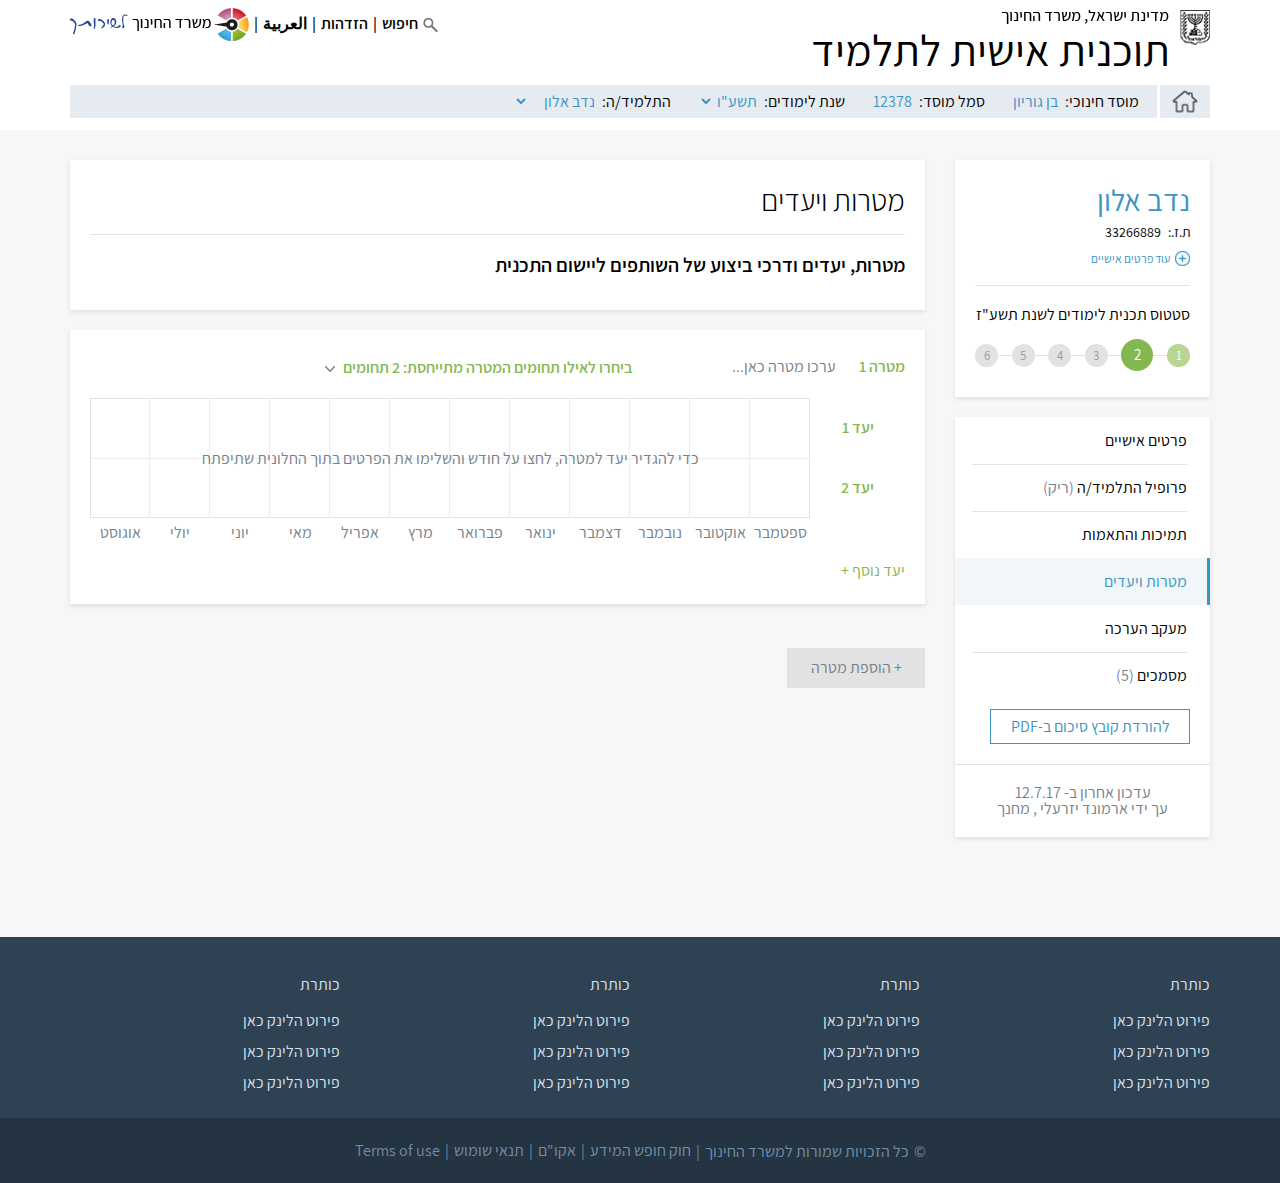
<file: pages/targets/targets_empty.html>
<!DOCTYPE html>
<html lang="en">
<head>
    <meta charset="UTF-8">
    <title>Tala</title>
    <meta name="viewport" content="width=device-width, initial-scale=1.0">
    <link rel="stylesheet" href="../../styles/bootstrap-3.3.7/css/bootstrap.css">
    <link rel="stylesheet" href="targets.css">
</head>
<body>

<header class="header">
    <div class="wrapper">
        <img class="logo" alt="מדינת ישראל, משרד החינוך" src="../../img/Logo_Minister.png">
        <nav class="header-navigation">
            <ul class="header-navigation-list">
                <li class="header-navigation-item search">חיפוש</li>
                <li class="header-navigation-item">הזדהות</li>
                <li class="header-navigation-item">العربية</li>
                <li class="header-navigation-item">
                    <img class="header-navigation-item-logo" alt="משרד החינוך לשירותך" src="../../img/Logo_Minister_2.png">
                </li>
            </ul>
        </nav>

        <h1 class="header-title">תוכנית אישית לתלמיד</h1>

        <div class="header-bar">
            <a class="header-home" href=""></a>

            <ul class="header-filters-list">

                <li class="header-filters-item static">
                    <dl class="header-filters-item-group">
                        <dt class="header-filters-item-title">מוסד חינוכי:</dt>
                        <dd class="header-filters-item-data">בן גוריון</dd>
                    </dl>
                </li>

                <li class="header-filters-item static">
                    <dl class="header-filters-item-group">
                        <dt class="header-filters-item-title">סמל מוסד:</dt>
                        <dd class="header-filters-item-data">12378</dd>
                    </dl>
                </li>

                <li class="header-filters-item">
                    <label for="year" class="header-filters-item-title">שנת לימודים:</label>
                    <select id="year" name="year" class="header-filters-item-data choice-year">
                        <option value="1">תשע"ו</option>
                        <option value="2">תשע"ז</option>
                    </select>
                </li>

                <li class="header-filters-item">
                    <label for="student" class="header-filters-item-title">התלמיד/ה:</label>
                    <select id="student" name="student" class="header-filters-item-data choice-student">
                        <option value="1">נדב אלון</option>
                        <option value="2">נועם ברוך</option>
                        <option value="3">נדב אלון</option>
                        <option value="4">ילד עם שם ארוך מאוד</option>
                    </select>
                </li>
            </ul>
        </div>
    </div>
</header>

<div class="content wrapper row">
    <aside class="side col-lg-3">
        <article class="area profile-card">

            <div class="profile-card-head">
                <h2 class="profile-card-name">נדב אלון</h2>

                <dl class="profile-card-number">
                    <dt class="profile-card-title">ת.ז.:</dt>
                    <dd class="profile-card-data">33266889</dd>
                </dl>

                <button class="profile-card-expand" aria-expanded="false" aria-controls="studentDetails">עוד פרטים אישיים</button>
            </div>

            <ul id="studentDetails" class="profile-card-list collapsed">
                <li class="profile-card-list-item">
                    <dl>
                        <dt class="profile-card-title">גיל:</dt>
                        <dd class="profile-card-data">8</dd>
                    </dl>
                </li>
                <li class="profile-card-list-item">
                    <dl>
                        <dt class="profile-card-title">גן/כיתה:</dt>
                        <dd class="profile-card-data">ב'2</dd>
                    </dl>
                </li>
                <li class="profile-card-list-item">
                    <dl>
                        <dt class="profile-card-title">מוגבלות ראשית:</dt>
                        <dd class="profile-card-data">קשב וריכוז</dd>
                    </dl>
                </li>
                <li class="profile-card-list-item">
                    <dl>
                        <dt class="profile-card-title">מוגבלות משנית:</dt>
                        <dd class="profile-card-data">קשב וריכוז</dd>
                    </dl>
                </li>
                <li class="profile-card-list-item">
                    <dl>
                        <dt class="profile-card-title">מחנך/ת הכיתה:</dt>
                        <dd class="profile-card-data">ישראל כהן</dd>
                    </dl>
                </li>
                <li class="profile-card-list-item">
                    <dl>
                        <dt class="profile-card-title">סוג כיתה:</dt>
                        <dd class="profile-card-data">שילוב</dd>
                    </dl>
                </li>
                <li class="profile-card-list-item editable">
                    <dl>
                        <dt class="profile-card-title">שם כיתה:</dt>
                        <dd class="profile-card-data">השם של הכיתה</dd>
                    </dl>
                    <button class="btn-edit">עריכה</button>
                </li>
            </ul>
            <div class="status">
                <p class="status-title">סטטוס תכנית לימודים לשנת תשע"ז</p>
                <div class="status-wrapper">
                    <div class="status-index completed" data-tooltip="ממתין לאישור של מנהלת">1</div>
                    <div class="status-index active" data-tooltip="ממתין לאישור של מנהלת">2</div>
                    <div class="status-index" data-tooltip="ממתין לאישור של מנהלת">3</div>
                    <div class="status-index" data-tooltip="ממתין לאישור של מנהלת">4</div>
                    <div class="status-index" data-tooltip="ממתין לאישור של מנהלת">5</div>
                    <div class="status-index" data-tooltip="ממתין לאישור של מנהלת">6</div>
                </div>
            </div>
            <div class="profile-card-controls">
                <button class="btn-save">שמירה</button>
                <button class="btn-cancel">ביטול</button>
            </div>

        </article>

        <nav class="navigation">
            <ul class="navigation-list">
                <li class="navigation-item">
                    <a class="navigation-item-link" href="">פרטים אישיים</a>
                </li>
                <li class="navigation-item">
                    <a class="navigation-item-link" href="">פרופיל התלמיד/ה
                        <span class="navigation-item-status">(ריק)</span>
                    </a>
                </li>
                <li class="navigation-item">
                    <a class="navigation-item-link" href="">תמיכות והתאמות</a>
                </li>
                <li class="navigation-item active">
                    <a class="navigation-item-link" href="">מטרות ויעדים</a>
                </li>
                <li class="navigation-item">
                    <a class="navigation-item-link" href="">מעקב הערכה</a>
                </li>
                <li class="navigation-item">
                    <a class="navigation-item-link" href="">מסמכים
                        <span class="navigation-item-status">(5)</span>
                    </a>
                </li>
            </ul>

            <button type="button" class="btn-pdf">להורדת קובץ סיכום ב-PDF</button>

            <legend class="legend">
                <p class="legend-line">עדכון אחרון ב-
                    <time class="legend-line-date">12.7.17</time>
                </p>
                <p class="legend-line">עך ידי
                    <span class="legend-line-tutor">ארמונד יזרעלי</span>
                    <span class="legend-line-divider">,</span>
                    <span class="legend-line-position">מחנך</span>
                </p>
            </legend>
        </nav>
    </aside>

    <main class="profile col-lg-9">
        <section>
            <div class="area">
                <h3 class="title">מטרות ויעדים</h3>
                <p class="description">מטרות, יעדים ודרכי ביצוע של השותפים ליישום התכנית</p>
            </div>

            <ul class="profile-list">
                <li class="profile-target area green">
                    <div class="profile-target-head">
                        <h4 class="profile-target-title">
                            <label for="targetName" class="profile-target-title-label">מטרה 1</label>
                            <input id="targetName" type="text" name="targetName" class="profile-target-title-input" placeholder="ערכו מטרה כאן..."></input>
                        </h4>
                        <div class="target-details">
                            <button class="target-view" aria-expanded="false" aria-controls="targetFields1">ביחרו לאילו תחומים המטרה מתייחסת: 2 תחומים</button>
                            <div class="target-container">
                                <div id="targetFields1" class="target-fields collapsed overflow-hidden">
                                    <div class="target-fields-arrow"></div>
                                    <h5 class="target-fields-title">סמנו תחום
                                        <strong class="strong">אחד או יותר </strong>אליהם המטרה מתייחסת
                                    </h5>
                                    <ul class="target-fields-list">
                                        <li class="target-fields-item">
                                            <label class="control control_checkbox">קוגניטיבי ומטא - קוגניטיבי
                                                <input type="checkbox"></input>
                                                <div class="control_indicator"></div>
                                            </label>
                                        </li>
                                        <li class="target-fields-item">
                                            <label class="control control_checkbox">חברתי בין אישי
                                                <input type="checkbox"></input>
                                                <div class="control_indicator"></div>
                                            </label>
                                        </li>
                                        <li class="target-fields-item">
                                            <label class="control control_checkbox">בריאות ומיניות
                                                <input type="checkbox"></input>
                                                <div class="control_indicator"></div>
                                            </label>
                                        </li>
                                        <li class="target-fields-item">
                                            <label class="control control_checkbox">לימודי - לשון והבעה
                                                <input type="checkbox" aria-describedby="tp1"></input>
                                                <div class="control_indicator"></div>
                                                <!--a window appears on hover on the item-->
                                                <div id="tp1" class="target-fields-item-details" role="tooltip" aria-hidden="true">
                                                    <div class="target-fields-item-details-arrow"></div>
                                                    <dl class="target-fields-item-details-set">
                                                        <dt class="target-fields-item-details-title">איפה מוקדי הכח של נדב?
                                                        </dt>
                                                        <dd class="target-fields-item-details-data">
                                                            <p>שטף ודיוק בקריאה</p>
                                                            <p>הפקת משמעות ברמה הגלויה</p>
                                                            <p>הפקת משמעות ברמה הסמויה</p>
                                                            <p>הבנת הוראות כתובות</p>
                                                            <p>בעה בכתב- כתיבת סיכום, תמצית, תשובה מלאה, חיבור</p>
                                                        </dd>
                                                    </dl>
                                                    <dl class="target-fields-item-details-set">
                                                        <dt class="target-fields-item-details-title">במה חשוב לחזק את נדב?
                                                        </dt>
                                                        <dd class="target-fields-item-details-data">
                                                            <p>הבנת הראות בעל פה</p>
                                                            <p>פיתוח שאלה</p>
                                                            <p>הבעה בעל פה</p>
                                                        </dd>
                                                    </dl>
                                                </div>
                                            </label>
                                        </li>
                                        <li class="target-fields-item">
                                            <label class="control control_checkbox">לימודי - מדעים
                                                <input type="checkbox"></input>
                                                <div class="control_indicator"></div>
                                            </label>
                                        </li>
                                        <li class="target-fields-item">
                                            <label class="control control_checkbox">תנועתי - מוטורי - חושי
                                                <input type="checkbox"></input>
                                                <div class="control_indicator"></div>
                                            </label>
                                        </li>
                                        <li class="target-fields-item">
                                            <label class="control control_checkbox">עבודה וקהילה
                                                <input type="checkbox"></input>
                                                <div class="control_indicator"></div>
                                            </label>
                                        </li>
                                        <li class="target-fields-item">
                                            <label class="control control_checkbox">טיפול עצמי ואחזקת בית
                                                <input type="checkbox"></input>
                                                <div class="control_indicator"></div>
                                            </label>
                                        </li>
                                        <li class="target-fields-item">
                                            <label class="control control_checkbox">יצוג עצמי והתנהלות בפעילויות
                                                <input type="checkbox"></input>
                                                <div class="control_indicator"></div>
                                            </label>
                                        </li>
                                    </ul>
                                </div>
                            </div>
                        </div>
                    </div>

                    <div class="profile-target-container">
                        <ul class="target-calendar">
                            <li class="target-calendar-line">
                                <div class="target-calendar-cell line-header">יעד 1</div>
                                <div class="target-calendar-cell"><a href="" class="target-calendar-cell-link" data-toggle="modal" data-target="#myModal"></a></div>
                                <div class="target-calendar-cell"><a href="" class="target-calendar-cell-link" data-toggle="modal" data-target="#myModal"></a></div>
                                <div class="target-calendar-cell"><a href="" class="target-calendar-cell-link" data-toggle="modal" data-target="#myModal"></a></div>
                                <div class="target-calendar-cell"><a href="" class="target-calendar-cell-link" data-toggle="modal" data-target="#myModal"></a></div>
                                <div class="target-calendar-cell"><a href="" class="target-calendar-cell-link" data-toggle="modal" data-target="#myModal"></a></div>
                                <div class="target-calendar-cell"><a href="" class="target-calendar-cell-link" data-toggle="modal" data-target="#myModal"></a></div>
                                <div class="target-calendar-cell"><a href="" class="target-calendar-cell-link" data-toggle="modal" data-target="#myModal"></a></div>
                                <div class="target-calendar-cell"><a href="" class="target-calendar-cell-link" data-toggle="modal" data-target="#myModal"></a></div>
                                <div class="target-calendar-cell"><a href="" class="target-calendar-cell-link" data-toggle="modal" data-target="#myModal"></a></div>
                                <div class="target-calendar-cell"><a href="" class="target-calendar-cell-link" data-toggle="modal" data-target="#myModal"></a></div>
                                <div class="target-calendar-cell"><a href="" class="target-calendar-cell-link" data-toggle="modal" data-target="#myModal"></a></div>
                                <div class="target-calendar-cell"><a href="" class="target-calendar-cell-link" data-toggle="modal" data-target="#myModal"></a></div>
                            </li>

                            <li class="target-calendar-line">
                                <div class="target-calendar-cell line-header">יעד 2</div>
                                <div class="target-calendar-cell"><a href="" class="target-calendar-cell-link" data-toggle="modal" data-target="#myModal"></a></div>
                                <div class="target-calendar-cell"><a href="" class="target-calendar-cell-link" data-toggle="modal" data-target="#myModal"></a></div>
                                <div class="target-calendar-cell"><a href="" class="target-calendar-cell-link" data-toggle="modal" data-target="#myModal"></a></div>
                                <div class="target-calendar-cell"><a href="" class="target-calendar-cell-link" data-toggle="modal" data-target="#myModal"></a></div>
                                <div class="target-calendar-cell"><a href="" class="target-calendar-cell-link" data-toggle="modal" data-target="#myModal"></a></div>
                                <div class="target-calendar-cell"><a href="" class="target-calendar-cell-link" data-toggle="modal" data-target="#myModal"></a></div>
                                <div class="target-calendar-cell"><a href="" class="target-calendar-cell-link" data-toggle="modal" data-target="#myModal"></a></div>
                                <div class="target-calendar-cell"><a href="" class="target-calendar-cell-link" data-toggle="modal" data-target="#myModal"></a></div>
                                <div class="target-calendar-cell"><a href="" class="target-calendar-cell-link" data-toggle="modal" data-target="#myModal"></a></div>
                                <div class="target-calendar-cell"><a href="" class="target-calendar-cell-link" data-toggle="modal" data-target="#myModal"></a></div>
                                <div class="target-calendar-cell"><a href="" class="target-calendar-cell-link" data-toggle="modal" data-target="#myModal"></a></div>
                                <div class="target-calendar-cell"><a href="" class="target-calendar-cell-link" data-toggle="modal" data-target="#myModal"></a></div>
                            </li>

                            <li class="target-calendar-line month-line">
                                <div class="target-calendar-month month-header"></div>
                                <div class="target-calendar-month">ספטמבר</div>
                                <div class="target-calendar-month">אוקטובר</div>
                                <div class="target-calendar-month">נובמבר</div>
                                <div class="target-calendar-month">דצמבר</div>
                                <div class="target-calendar-month">ינואר</div>
                                <div class="target-calendar-month">פברואר</div>
                                <div class="target-calendar-month">מרץ</div>
                                <div class="target-calendar-month">אפריל</div>
                                <div class="target-calendar-month">מאי</div>
                                <div class="target-calendar-month">יוני</div>
                                <div class="target-calendar-month">יולי</div>
                                <div class="target-calendar-month">אוגוסט</div>
                            </li>
                        </ul>

                        <div class="target-hover-opacity"></div>

                        <div class="target-hover">כדי להגדיר יעד למטרה, לחצו על חודש והשלימו את הפרטים בתוך החלונית שתיפתח</div>
                    </div>

                    <button class="profile-target-add">יעד נוסף +</button>
                </li>

            </ul>

            <button class="profile-new-target">+ הוספת מטרה</button>
        </section>
    </main>
</div>

<footer class="footer">
    <nav class="footer-nav wrapper">
        <ul class="footer-nav-list">
            <ll class="footer-nav-item">
                <h4 class="footer-nav-item-title">כותרת</h4>
                <ul>
                    <li class="footer-nav-item-link">פירוט הלינק כאן</li>
                    <li class="footer-nav-item-link">פירוט הלינק כאן</li>
                    <li class="footer-nav-item-link">פירוט הלינק כאן</li>
                </ul>
            </ll>
            <ll class="footer-nav-item">
                <h4 class="footer-nav-item-title">כותרת</h4>
                <ul>
                    <li class="footer-nav-item-link">פירוט הלינק כאן</li>
                    <li class="footer-nav-item-link">פירוט הלינק כאן</li>
                    <li class="footer-nav-item-link">פירוט הלינק כאן</li>
                </ul>
            </ll>
            <ll class="footer-nav-item">
                <h4 class="footer-nav-item-title">כותרת</h4>
                <ul>
                    <li class="footer-nav-item-link">פירוט הלינק כאן</li>
                    <li class="footer-nav-item-link">פירוט הלינק כאן</li>
                    <li class="footer-nav-item-link">פירוט הלינק כאן</li>
                </ul>
            </ll>
            <ll class="footer-nav-item">
                <h4 class="footer-nav-item-title">כותרת</h4>
                <ul>
                    <li class="footer-nav-item-link">פירוט הלינק כאן</li>
                    <li class="footer-nav-item-link">פירוט הלינק כאן</li>
                    <li class="footer-nav-item-link">פירוט הלינק כאן</li>
                </ul>
            </ll>
        </ul>
    </nav>
    <div class="footer-legal">
        <ul class="footer-legal-list wrapper">
            <li class="footer-legal-item">כל הזכויות שמורות למשרד החינוך</li>
            <li class="footer-legal-item">חוק חופש המידע</li>
            <li class="footer-legal-item">אקו"ם</li>
            <li class="footer-legal-item">תנאי שומוש</li>
            <li class="footer-legal-item">Terms of use</li>
        </ul>

    </div>
</footer>

<!--Modal -->
<div id="myModal" class="modal fade in" role="dialog" aria-labelledby="modalTitle">
    <div class="modal-dialog">

        <!-- Modal content-->
        <div class="modal-content">
            <div class="modal-header">
                <button type="button" class="close" data-dismiss="modal" aria-label="Close" aria-describedby="descriptionClose"></button>
                <div id="descriptionClose" class="sr-only">Closing this window will discard any information entered and return you back to the main page</div>
                <div class="modal-subtitle">
                    <dl>
                        <dt class="modal-subtitle-title">מטרה:</dt>
                        <dd class="modal-subtitle-data">מוטוריקה גסה</dd>
                    </dl>
                </div>
                <h2 id="modalTitle" class="modal-title">הגדרת יעד 1</h2>
                <dl class="modal-fields">
                    <dt class="modal-fields-title">תחומים: לימודי -</dt>
                    <dd class="modal-fields-data">הבעה ולשון, עבודה וקהילה</dd>
                </dl>
            </div>


            <form action="" class="modal-form">
                <div class="modal-container">

                    <div class="modal-top">
                        <div class="modal-field area">
                            <h3 class="modal-field-title">הגדירו יעד אופרטיבי</h3>
                            <label for="focus" class="sr-only">הגדירו יעד אופרטיבי</label>
                            <textarea id="focus" name="focus" class="modal-field-text" aria-multiline="true" placeholder="כתבו כאן את היעד למטרה..."></textarea>
                        </div>

                        <div class="modal-side area">
                            <h3 class="modal-field-title">זמן להשלמת היעד</h3>
                            <div class="modal-side-filters">
                                <label for="start" class="header-filters-item-title">התחלה בחודש:</label>
                                <select id="start" name="start" class="header-filters-item-data">
                                    <option value="9">ספטמבר</option>
                                    <option value="10">אוקטובר</option>
                                    <option value="11">נובמבר</option>
                                    <option value="12">דצמבר</option>
                                </select>
                            </div>
                            <div class="modal-side-filters">
                                <label for="end" class="header-filters-item-title">שנת לימודים:</label>
                                <select id="end" name="end" class="header-filters-item-data">
                                    <option value="9">ספטמבר</option>
                                    <option value="10">אוקטובר</option>
                                    <option value="11">נובמבר</option>
                                    <option value="12">דצמבר</option>
                                </select>
                            </div>
                        </div>
                    </div>

                    <div class="modal-main area">
                        <h3 class="modal-field-title">הגדירו דרכים להשגת היעד</h3>
                        <ul class="way-list">
                            <li class="way-item">
                                <h4 class="way-title">דרך 1 להשגת היעד</h4>
                                <fieldset class="way-body">
                                    <label for="wayPerson1" class="way-person-text">מי אחראית להשגת היעד?</label>
                                    <select id="wayPerson1" name="wayPerson1" class="header-filters-item-data">
                                        <option value="0">בחר מתוך הרשימה</option>
                                        <option value="1">בחר מתוך הרשימה</option>
                                        <option value="2">בחר מתוך הרשימה</option>
                                        <option value="3">בחר מתוך הרשימה</option>
                                    </select>
                                    <label for="wayDescription1" class="sr-only">תיאור דרך להשגת היעד</label>
                                    <textarea id="wayDescription1" name="wayDescription1" class="way-description" aria-multiline="true" placeholder="איריס תעזור לנדב בחזרה על התנועות  הרגליים והידים בקוארדינציה"></textarea>
                                </fieldset>
                            </li>

                            <li class="way-item">
                                <h4 class="way-title">דרך 2 להשגת היעד</h4>
                                <fieldset class="way-body">
                                    <label for="wayPerson2" class="way-person-text">מי אחראית להשגת היעד?</label>
                                    <select id="wayPerson2" name="wayPerson2" class="header-filters-item-data">
                                        <option value="0">בחר מתוך הרשימה</option>
                                        <option value="1">בחר מתוך הרשימה</option>
                                        <option value="2">בחר מתוך הרשימה</option>
                                        <option value="3">בחר מתוך הרשימה</option>
                                    </select>
                                    <label for="wayDescription2" class="sr-only">תיאור דרך להשגת היעד</label>
                                    <textarea id="wayDescription2" name="wayDescription2" class="way-description" aria-multiline="true" placeholder="איריס תעזור לנדב בחזרה על התנועות  הרגליים והידים בקוארדינציה"></textarea>
                                </fieldset>
                            </li>

                            <li class="way-item">
                                <h4 class="way-title">דרך 3 להשגת היעד</h4>
                                <fieldset class="way-body">
                                    <label for="wayPerson3" class="way-person-text">מי אחראית להשגת היעד?</label>
                                    <select id="wayPerson3" name="wayPerson3" class="header-filters-item-data">
                                        <option value="0">בחר מתוך הרשימה</option>
                                        <option value="1">בחר מתוך הרשימה</option>
                                        <option value="2">בחר מתוך הרשימה</option>
                                        <option value="3">בחר מתוך הרשימה</option>
                                    </select>
                                    <label for="wayDescription3" class="sr-only">תיאור דרך להשגת היעד</label>
                                    <textarea id="wayDescription3" name="wayDescription3" class="way-description" aria-multiline="true" placeholder="איריס תעזור לנדב בחזרה על התנועות  הרגליים והידים בקוארדינציה"></textarea>
                                </fieldset>
                            </li>

                            <li class="way-item">
                                <h4 class="way-title">דרך 4 להשגת היעד</h4>
                                <fieldset class="way-body">
                                    <label for="wayPerson4" class="way-person-text">מי אחראית להשגת היעד?</label>
                                    <select id="wayPerson4" name="wayPerson4" class="header-filters-item-data">
                                        <option value="0">בחר מתוך הרשימה</option>
                                        <option value="1">בחר מתוך הרשימה</option>
                                        <option value="2">בחר מתוך הרשימה</option>
                                        <option value="3">בחר מתוך הרשימה</option>
                                    </select>
                                    <label for="wayDescription4" class="sr-only">תיאור דרך להשגת היעד</label>
                                    <textarea id="wayDescription4" name="wayDescription4" class="way-description" aria-multiline="true" placeholder="איריס תעזור לנדב בחזרה על התנועות  הרגליים והידים בקוארדינציה"></textarea>
                                </fieldset>
                            </li>

                            <!--delete comment mark to view the list expanded and inner area gets scroll bar-->
                            <!--<li class="way-item">-->
                                <!--<h4 class="way-title">דרך 4 להשגת היעד</h4>-->
                                <!--<fieldset class="way-body">-->
                                    <!--<label for="wayPerson5" class="way-person-text">מי אחראית להשגת היעד?</label>-->
                                    <!--<select id="wayPerson5" name="wayPerson5" class="header-filters-item-data">-->
                                        <!--<option value="0">בחר מתוך הרשימה</option>-->
                                        <!--<option value="1">בחר מתוך הרשימה</option>-->
                                        <!--<option value="2">בחר מתוך הרשימה</option>-->
                                        <!--<option value="3">בחר מתוך הרשימה</option>-->
                                    <!--</select>-->
                                    <!--<label for="wayDescription5" class="sr-only">תיאור דרך להשגת היעד</label>-->
                                    <!--<textarea id="wayDescription5" name="wayDescription5" class="way-description" aria-multiline="true" placeholder="איריס תעזור לנדב בחזרה על התנועות  הרגליים והידים בקוארדינציה"></textarea>-->
                                <!--</fieldset>-->
                            <!--</li>-->
                        </ul>
                        <button class="btn-add">+ הוספת דרך</button>
                    </div>
                </div>

                <div class="modal-button-wrapper">
                    <button id="save" class="btn-save" type="submit">שמור</button>
                    <button class="btn-cancel" type="button">ביטול</button>
                </div>
            </form>
        </div>
    </div>
</div>


<script src="../../js/jquery-3.2.1.js"></script>
<script src="../../js/bootstrap-3.3.7/bootstrap.js"></script>
<script src="targets.js"></script>

</body>
</html>
</file>
<file: pages/home/home.css>
/* assistant-200 - hebrew_latin */
@font-face {
  font-family: 'Assistant';
  font-style: normal;
  font-weight: 200;
  src: url("../styles/fonts/assistant-v2-hebrew_latin-200.eot");
  /* IE9 Compat Modes */
  src: local("Assistant ExtraLight"), local("Assistant-ExtraLight"), url("../../styles/fonts/assistant-v2-hebrew_latin-200.eot?#iefix") format("embedded-opentype"), url("../../styles/fonts/assistant-v2-hebrew_latin-200.woff2") format("woff2"), url("../../styles/fonts/assistant-v2-hebrew_latin-200.woff") format("woff"), url("../../styles/fonts/assistant-v2-hebrew_latin-200.ttf") format("truetype"), url("../../styles/fonts/assistant-v2-hebrew_latin-200.svg#Assistant") format("svg");
  /* Legacy iOS */ }
/* assistant-300 - hebrew_latin */
@font-face {
  font-family: 'Assistant';
  font-style: normal;
  font-weight: 300;
  src: url("../../styles/fonts/assistant-v2-hebrew_latin-300.eot");
  /* IE9 Compat Modes */
  src: local("Assistant Light"), local("Assistant-Light"), url("../../styles/fonts/assistant-v2-hebrew_latin-300.eot?#iefix") format("embedded-opentype"), url("../../styles/fonts/assistant-v2-hebrew_latin-300.woff2") format("woff2"), url("../../styles/fonts/assistant-v2-hebrew_latin-300.woff") format("woff"), url("../../styles/fonts/assistant-v2-hebrew_latin-300.ttf") format("truetype"), url("../../styles/fonts/assistant-v2-hebrew_latin-300.svg#Assistant") format("svg");
  /* Legacy iOS */ }
/* assistant-regular - hebrew_latin */
@font-face {
  font-family: 'Assistant';
  font-style: normal;
  font-weight: 400;
  src: url("../../styles/fonts/assistant-v2-hebrew_latin-regular.eot");
  /* IE9 Compat Modes */
  src: local("Assistant"), local("Assistant-Regular"), url("../../styles/fonts/assistant-v2-hebrew_latin-regular.eot?#iefix") format("embedded-opentype"), url("../../styles/fonts/assistant-v2-hebrew_latin-regular.woff2") format("woff2"), url("../../styles/fonts/assistant-v2-hebrew_latin-regular.woff") format("woff"), url("../../styles/fonts/assistant-v2-hebrew_latin-regular.ttf") format("truetype"), url("../../styles/fonts/assistant-v2-hebrew_latin-regular.svg#Assistant") format("svg");
  /* Legacy iOS */ }
/* assistant-600 - hebrew_latin */
@font-face {
  font-family: 'Assistant';
  font-style: normal;
  font-weight: 600;
  src: url("../../styles/fonts/assistant-v2-hebrew_latin-600.eot");
  /* IE9 Compat Modes */
  src: local("Assistant SemiBold"), local("Assistant-SemiBold"), url("../../styles/fonts/assistant-v2-hebrew_latin-600.eot?#iefix") format("embedded-opentype"), url("../../styles/fonts/assistant-v2-hebrew_latin-600.woff2") format("woff2"), url("../../styles/fonts/assistant-v2-hebrew_latin-600.woff") format("woff"), url("../../styles/fonts/assistant-v2-hebrew_latin-600.ttf") format("truetype"), url("../../styles/fonts/assistant-v2-hebrew_latin-600.svg#Assistant") format("svg");
  /* Legacy iOS */ }
/* assistant-700 - hebrew_latin */
@font-face {
  font-family: 'Assistant';
  font-style: normal;
  font-weight: 700;
  src: url("../../styles/fonts/assistant-v2-hebrew_latin-700.eot");
  /* IE9 Compat Modes */
  src: local("Assistant Bold"), local("Assistant-Bold"), url("../../styles/fonts/assistant-v2-hebrew_latin-700.eot?#iefix") format("embedded-opentype"), url("../../styles/fonts/assistant-v2-hebrew_latin-700.woff2") format("woff2"), url("../../styles/fonts/assistant-v2-hebrew_latin-700.woff") format("woff"), url("../../styles/fonts/assistant-v2-hebrew_latin-700.ttf") format("truetype"), url("../../styles/fonts/assistant-v2-hebrew_latin-700.svg#Assistant") format("svg");
  /* Legacy iOS */ }
/* assistant-800 - hebrew_latin */
@font-face {
  font-family: 'Assistant';
  font-style: normal;
  font-weight: 800;
  src: url("../../styles/fonts/assistant-v2-hebrew_latin-800.eot");
  /* IE9 Compat Modes */
  src: local("Assistant ExtraBold"), local("Assistant-ExtraBold"), url("../../styles/fonts/assistant-v2-hebrew_latin-800.eot?#iefix") format("embedded-opentype"), url("../../styles/fonts/assistant-v2-hebrew_latin-800.woff2") format("woff2"), url("../../styles/fonts/assistant-v2-hebrew_latin-800.woff") format("woff"), url("../../styles/fonts/assistant-v2-hebrew_latin-800.ttf") format("truetype"), url("../../styles/fonts/assistant-v2-hebrew_latin-800.svg#Assistant") format("svg");
  /* Legacy iOS */ }
@media (min-width: 1200px) {
  .col-lg-1, .col-lg-2, .col-lg-3, .col-lg-4, .col-lg-5, .col-lg-6, .col-lg-7, .col-lg-8, .col-lg-9, .col-lg-10, .col-lg-11, .col-lg-12 {
    float: right; } }
@media (min-width: 768px) {
  .col-sm-1, .col-sm-2, .col-sm-3, .col-sm-4, .col-sm-5, .col-sm-6, .col-sm-7, .col-sm-8, .col-sm-9, .col-sm-10, .col-sm-11, .col-sm-12 {
    float: right; } }
html, body, div, span, applet, object, iframe,
h1, h2, h3, h4, h5, h6, p, blockquote, pre,
a, abbr, acronym, address, big, cite, code,
del, dfn, em, img, ins, kbd, q, s, samp,
small, strike, strong, sub, sup, tt, var,
b, u, i, center,
dl, dt, dd, ol, ul, li,
fieldset, form, label, legend,
table, caption, tbody, tfoot, thead, tr, th, td,
article, aside, canvas, details, embed,
figure, figcaption, footer, header, hgroup,
menu, nav, output, ruby, section, summary,
time, mark, audio, video {
  margin: 0;
  padding: 0;
  border: 0;
  font-size: 100%;
  font: inherit;
  font-weight: 400;
  box-sizing: border-box;
  vertical-align: baseline; }

article, aside, details, figcaption, figure,
footer, header, hgroup, menu, nav, section {
  display: block; }

body {
  line-height: 1; }

ol, ul {
  list-style: none; }

blockquote, q {
  quotes: none; }

blockquote:before, blockquote:after,
q:before, q:after {
  content: '';
  content: none; }

table {
  border-collapse: collapse;
  border-spacing: 0; }

dt {
  margin-left: 4px; }

ul {
  list-style: none; }

a {
  color: #000000; }
  a:hover {
    text-decoration: none; }

button {
  background-color: transparent;
  padding: 0;
  border: none; }

select {
  background-color: transparent; }

body {
  direction: rtl;
  font-family: 'Assistant', sans-serif;
  font-size: 16px;
  text-align: right;
  color: #000000;
  background-color: #f7f7f7;
  overflow-x: hidden; }

.wrapper {
  display: block;
  width: 1140px;
  margin: 0 auto; }

.sr-only {
  position: absolute;
  width: 1px;
  height: 1px;
  padding: 0;
  margin: -1px;
  overflow: hidden;
  clip: rect(0, 0, 0, 0);
  border: 0; }

.hidden {
  display: none; }

.strong {
  font-weight: 700; }

.area {
  padding: 25px 20px;
  margin-bottom: 20px;
  background-color: #ffffff;
  -webkit-box-shadow: 0 2px 5px 0 rgba(0, 0, 0, 0.1);
  -moz-box-shadow: 0 2px 5px 0 rgba(0, 0, 0, 0.1);
  box-shadow: 0 2px 5px 0 rgba(0, 0, 0, 0.1); }

.btn-edit {
  display: inline-block;
  color: #74818a;
  padding-right: 18px;
  background-image: url("../../img/edit.png");
  background-size: 12px 14px;
  background-repeat: no-repeat;
  background-position: right center; }

.btn-remove {
  display: inline-block;
  color: #74818a;
  padding-right: 19px;
  background-image: url("../../img/remove.png");
  background-size: 12px 14px;
  background-repeat: no-repeat;
  background-position: right center; }

.content {
  padding-top: 160px; }

.header {
  width: 100%;
  height: 130px;
  margin-bottom: 30px;
  padding-top: 8px;
  padding-bottom: 10px;
  background-color: #ffffff;
  position: fixed;
  top: 0;
  z-index: 900; }
  .header .wrapper {
    position: relative; }
  .header .logo {
    position: absolute;
    top: 2px;
    right: 0; }
  .header-navigation {
    float: left; }
    .header-navigation-item {
      font-weight: 600;
      height: 33px;
      line-height: 31px;
      float: right; }
      .header-navigation-item:hover {
        cursor: pointer; }
      .header-navigation-item:not(:last-child):after {
        content: "|";
        padding-right: 5px;
        padding-left: 5px; }
    .header-navigation .search {
      padding-right: 20px;
      background-image: url("../../img/search.png");
      background-repeat: no-repeat;
      background-position: center right; }
  .header-title {
    font-size: 44px;
    height: calc(130px - 10px  - 15px - 33px - 10px);
    line-height: calc(130px - 10px  - 15px - 33px - 10px);
    margin-right: 40px;
    margin-bottom: 15px;
    padding-top: 11px; }
  .header-bar {
    display: inline-block;
    height: 33px;
    display: -webkit-box;
    display: -webkit-flex;
    display: -moz-flex;
    display: -ms-flexbox;
    display: flex;
    -webkit-flex-wrap: wrap;
    -moz-flex-wrap: wrap;
    -ms-flex-wrap: wrap;
    flex-wrap: wrap;
    -webkit-box-pack: start;
    -ms-flex-pack: start;
    -webkit-justify-content: flex-start;
    -moz-justify-content: flex-start;
    justify-content: flex-start; }
  .header-home {
    width: 50px;
    height: 100%;
    margin-left: 3px;
    background-color: #e5ebf1;
    background-image: url("../../img/home.png");
    background-position: center center;
    border: none; }
  .header-filters-list {
    font-size: 17px px;
    height: 100%;
    padding-right: 18px;
    padding-left: 18px;
    background-color: #e5ebf1;
    -webkit-box-flex: 1;
    -webkit-flex-grow: 1;
    -moz-flex-grow: 1;
    -ms-flex-positive: 1;
    flex-grow: 1;
    display: -webkit-box;
    display: -webkit-flex;
    display: -moz-flex;
    display: -ms-flexbox;
    display: flex;
    -webkit-flex-wrap: wrap;
    -moz-flex-wrap: wrap;
    -ms-flex-wrap: wrap;
    flex-wrap: wrap;
    -webkit-box-pack: start;
    -ms-flex-pack: start;
    -webkit-justify-content: flex-start;
    -moz-justify-content: flex-start;
    justify-content: flex-start;
    -webkit-box-align: center;
    -ms-flex-align: center;
    -webkit-align-items: center;
    -moz-align-items: center;
    align-items: center; }
  .header-filters-item {
    height: 100%;
    line-height: 33px;
    margin-left: 28px; }
    .header-filters-item-title {
      display: inline-block; }
    .header-filters-item-data {
      display: inline-block;
      color: #3a95c4;
      border: none; }
    .header-filters-item .choice-student {
      max-width: 85px; }

.footer {
  color: #d7e0ea;
  width: 100%;
  height: 246px;
  background-color: #2e4254;
  margin-top: 100px;
  display: -webkit-box;
  display: -webkit-flex;
  display: -moz-flex;
  display: -ms-flexbox;
  display: flex;
  -webkit-box-direction: normal;
  -webkit-box-orient: vertical;
  -webkit-flex-direction: column;
  -moz-flex-direction: column;
  -ms-flex-direction: column;
  flex-direction: column;
  -webkit-box-pack: justify;
  -ms-flex-pack: justify;
  -webkit-justify-content: space-between;
  -moz-justify-content: space-between;
  justify-content: space-between; }
  .footer-nav-list {
    display: -webkit-box;
    display: -webkit-flex;
    display: -moz-flex;
    display: -ms-flexbox;
    display: flex;
    -webkit-box-direction: normal;
    -webkit-box-orient: horizontal;
    -webkit-flex-direction: row;
    -moz-flex-direction: row;
    -ms-flex-direction: row;
    flex-direction: row;
    -webkit-flex-wrap: wrap;
    -moz-flex-wrap: wrap;
    -ms-flex-wrap: wrap;
    flex-wrap: wrap;
    -webkit-box-pack: justify;
    -ms-flex-pack: justify;
    -webkit-justify-content: space-between;
    -moz-justify-content: space-between;
    justify-content: space-between; }
  .footer-nav-item {
    display: inline-block;
    width: 270px;
    margin-left: 18px;
    padding-top: 40px;
    -webkit-flex-basis: 270px;
    -moz-flex-basis: 270px;
    -ms-flex-preferred-size: 270px;
    flex-basis: 270px; }
    .footer-nav-item:last-child {
      margin-left: 0; }
    .footer-nav-item-title {
      margin-bottom: 20px; }
    .footer-nav-item-link {
      margin-bottom: 15px; }
  .footer-legal {
    color: #748fa7;
    height: 65px;
    background-color: #243442; }
    .footer-legal-list {
      height: 100%;
      line-height: 100%;
      display: -webkit-box;
      display: -webkit-flex;
      display: -moz-flex;
      display: -ms-flexbox;
      display: flex;
      -webkit-box-direction: normal;
      -webkit-box-orient: horizontal;
      -webkit-flex-direction: row;
      -moz-flex-direction: row;
      -ms-flex-direction: row;
      flex-direction: row;
      -webkit-box-pack: center;
      -ms-flex-pack: center;
      -webkit-justify-content: center;
      -moz-justify-content: center;
      justify-content: center;
      -webkit-box-align: center;
      -ms-flex-align: center;
      -webkit-align-items: center;
      -moz-align-items: center;
      align-items: center; }
    .footer-legal-item:hover {
      cursor: pointer; }
    .footer-legal-item:not(:last-child):after {
      content: "|";
      padding-right: 5px;
      padding-left: 5px; }
    .footer-legal-item:first-child:before {
      content: "\00A9";
      display: inline-block;
      padding-top: 2px;
      margin-left: 5px; }

.profile {
  padding-right: 0;
  padding-left: 0; }

.title {
  font-size: 30px;
  font-weight: 300;
  margin-bottom: 20px;
  padding-bottom: 19px;
  border-bottom: 1px solid #e2e2e2; }

.description {
  font-size: 20px;
  font-weight: 600;
  margin-bottom: 10px; }

.notice {
  color: #74818a;
  margin-bottom: 20px; }

.side {
  padding-right: 0;
  padding-left: 30px;
  z-index: 1; }

.navigation {
  background-color: #ffffff;
  overflow: hidden;
  -webkit-box-shadow: 0 2px 5px 0 rgba(0, 0, 0, 0.1);
  -moz-box-shadow: 0 2px 5px 0 rgba(0, 0, 0, 0.1);
  box-shadow: 0 2px 5px 0 rgba(0, 0, 0, 0.1); }

.profile-card {
  padding-right: 0;
  padding-left: 0;
  padding-bottom: 0; }
  .profile-card-head {
    margin-right: 20px;
    margin-left: 20px;
    padding-bottom: 19px;
    border-bottom: 1px solid #e2e2e2; }
  .profile-card-name {
    font-size: 30px;
    color: #3a95c4;
    padding-bottom: 10px; }
  .profile-card-number {
    font-size: 14px; }
    .profile-card-number .profile-card-data {
      color: #000000; }
  .profile-card-expand, .profile-card-collapse {
    font-size: 12px;
    color: #3a95c4;
    height: 15px;
    line-height: 15px;
    margin-top: 12px;
    padding-right: 20px;
    background-size: 15px;
    background-repeat: no-repeat;
    background-position: right center; }
  .profile-card-expand {
    background-image: url("../../img/show_more.png"); }
  .profile-card-collapse {
    background-image: url("../../img/show_less.png"); }
  .profile-card-list {
    margin-right: 20px;
    margin-left: 20px;
    border-bottom: 1px solid #e2e2e2; }
    .profile-card-list-item:not(:last-child) {
      padding-bottom: 17px; }
    .profile-card-list-item:first-child {
      padding-top: 20px; }
  .profile-card-title {
    display: inline-block; }
  .profile-card-data {
    display: inline-block;
    color: #74818a; }
  .profile-card .collapsed {
    height: 0;
    opacity: 0;
    -webkit-transition: height 0.8s ease-out, opacity 0.3s ease-out;
    -moz-transition: height 0.8s ease-out, opacity 0.3s ease-out;
    -ms-transition: height 0.8s ease-out, opacity 0.3s ease-out;
    -o-transition: height 0.8s ease-out, opacity 0.3s ease-out;
    transition: height 0.8s ease-out, opacity 0.3s ease-out; }
  .profile-card .expanded {
    height: 254px;
    padding-bottom: 20px;
    opacity: 1;
    -webkit-transition: height 0.8s ease-out, opacity 0.5s ease-out 0.3s;
    -moz-transition: height 0.8s ease-out, opacity 0.5s ease-out 0.3s;
    -ms-transition: height 0.8s ease-out, opacity 0.5s ease-out 0.3s;
    -o-transition: height 0.8s ease-out, opacity 0.5s ease-out 0.3s;
    transition: height 0.8s ease-out, opacity 0.5s ease-out 0.3s; }
  .profile-card .editable {
    display: -webkit-box;
    display: -webkit-flex;
    display: -moz-flex;
    display: -ms-flexbox;
    display: flex;
    -webkit-flex-wrap: nowrap;
    -moz-flex-wrap: nowrap;
    -ms-flex-wrap: none;
    flex-wrap: nowrap;
    -webkit-box-pack: justify;
    -ms-flex-pack: justify;
    -webkit-justify-content: space-between;
    -moz-justify-content: space-between;
    justify-content: space-between; }
    .profile-card .editable dl {
      display: inline-block; }
    .profile-card .editable .profile-card-data {
      color: #3a95c4;
      text-decoration: underline; }
  .profile-card .profile-card-controls {
    display: none; }

.item-on-edit {
  border: 1px solid #3a95c4; }
  .item-on-edit .profile-card {
    border-bottom: none; }
  .item-on-edit .on-edit {
    background-color: #ebf4f9;
    border: 1px solid #2c7095; }
    .item-on-edit .on-edit .profile-card-title {
      margin-right: 13px; }
    .item-on-edit .on-edit .profile-card-data {
      width: calc(100% - 80px); }
      .item-on-edit .on-edit .profile-card-data-input {
        display: inline-block;
        width: 100%;
        height: 33px;
        line-height: 33px;
        border: none;
        background-color: #ebf4f9; }
  .item-on-edit .status {
    display: none; }
  .item-on-edit .profile-card-controls {
    display: block;
    width: 100%;
    margin-top: 20px;
    padding: 20px;
    background-color: #b0d5e7; }
    .item-on-edit .profile-card-controls .btn-save {
      display: inline-block;
      font-size: 23px;
      color: #ffffff;
      height: 33px;
      padding-right: 18px;
      padding-left: 18px;
      background-color: #2c7095; }
    .item-on-edit .profile-card-controls .btn-cancel {
      font-size: 18px;
      color: #2c7095;
      height: 33px;
      margin-right: 20px;
      padding-right: 18px;
      padding-left: 18px; }

.status {
  margin-right: 20px;
  margin-left: 20px;
  padding-top: 20px;
  padding-bottom: 25px; }
  .status-title {
    margin-bottom: 15px; }
  .status-wrapper {
    height: 34px;
    line-height: 34px;
    position: relative;
    display: -webkit-box;
    display: -webkit-flex;
    display: -moz-flex;
    display: -ms-flexbox;
    display: flex;
    -webkit-box-pack: justify;
    -ms-flex-pack: justify;
    -webkit-justify-content: space-between;
    -moz-justify-content: space-between;
    justify-content: space-between;
    -webkit-box-align: center;
    -ms-flex-align: center;
    -webkit-align-items: center;
    -moz-align-items: center;
    align-items: center; }
    .status-wrapper:before {
      content: '';
      display: block;
      width: 100%;
      height: 1px;
      background-color: #e2e2e2;
      position: absolute;
      top: 17px; }
  .status-index {
    display: inline-block;
    text-align: center;
    font-size: 13px;
    color: #999999;
    width: 23px;
    height: 23px;
    line-height: 23px;
    background-color: #e2e2e2;
    background-position: center center;
    -moz-border-radius: 50%;
    -webkit-border-radius: 50%;
    border-radius: 50%;
    position: relative;
    overflow: visible; }
    .status-index-tooltip {
      display: inline-block;
      text-align: center;
      color: #74818a;
      width: auto;
      height: auto;
      line-height: normal;
      padding: 10px;
      background: #ffffff;
      border: 1px solid #e4e3e3;
      -moz-border-radius: 3px;
      -webkit-border-radius: 3px;
      border-radius: 3px;
      -webkit-box-shadow: 0 2px 5px 0 rgba(0, 0, 0, 0.13);
      -moz-box-shadow: 0 2px 5px 0 rgba(0, 0, 0, 0.13);
      box-shadow: 0 2px 5px 0 rgba(0, 0, 0, 0.13);
      white-space: nowrap;
      position: absolute;
      top: -52px;
      right: -62px; }
    .status-index .status-index-arrow {
      width: 70px;
      height: 16px;
      margin-left: -35px;
      overflow: hidden;
      position: absolute;
      left: 50%;
      bottom: -16px; }
      .status-index .status-index-arrow:after {
        content: "";
        position: absolute;
        left: 20px;
        top: -20px;
        width: 25px;
        height: 25px;
        background: #ffffff;
        border: 1px solid #e4e3e3;
        -webkit-box-shadow: 6px 5px 9px -9px black, 5px 6px 9px -9px black;
        -moz-box-shadow: 6px 5px 9px -9px black, 5px 6px 9px -9px black;
        box-shadow: 6px 5px 9px -9px black, 5px 6px 9px -9px black;
        -webkit-transform: rotate(45deg);
        -moz-transform: rotate(45deg);
        -ms-transform: rotate(45deg);
        -o-transform: rotate(45deg);
        transform: rotate(45deg); }
  .status .completed {
    color: #ffffff;
    background-color: #b8d592; }
  .status .active {
    color: #ffffff;
    font-size: 15px;
    width: 32px;
    height: 32px;
    line-height: 32px;
    background-color: #84b750;
    position: relative; }
    .status .active .status-index-tooltip {
      top: -55px;
      right: -66px; }

.navigation-list .navigation-item {
  height: 47px;
  line-height: 47px;
  padding-right: 20px;
  padding-left: 17px;
  border-right: 3px solid transparent; }
  .navigation-list .navigation-item a {
    display: block;
    width: 100%;
    border-bottom: 1px solid #e2e2e2; }
  .navigation-list .navigation-item:last-child a {
    border-bottom-color: transparent; }
  .navigation-list .navigation-item-status {
    color: #74818a; }
.navigation-list .active {
  background-color: #f1f6f9;
  border-right: 3px solid #3a95c4; }
  .navigation-list .active a {
    color: #3a95c4;
    border-bottom-color: transparent; }
    .navigation-list .active a-status {
      color: #74818a; }

.btn-pdf {
  color: #3a95c4;
  width: 200px;
  height: 35px;
  line-height: 33px;
  margin: 10px 20px 20px 20px;
  background-color: #ffffff;
  border: 1px solid #3a95c4;
  padding: 0px; }

.legend {
  text-align: center;
  color: #74818a;
  padding: 20px;
  border-top: 1px solid #e2e2e2; }

.modal-dialog {
  width: 1003px;
  height: 604px;
  overflow: auto;
  margin: auto;
  position: absolute;
  top: 0;
  left: 0;
  bottom: 0;
  right: 0; }
.modal-content {
  width: 100%;
  height: 100%;
  background-color: #f5f5f5;
  border: 1px solid #bec8d2;
  -moz-border-radius: 0;
  -webkit-border-radius: 0;
  border-radius: 0;
  -webkit-box-shadow: 3.5px 3.5px 5px 0 rgba(0, 0, 0, 0.14);
  -moz-box-shadow: 3.5px 3.5px 5px 0 rgba(0, 0, 0, 0.14);
  box-shadow: 3.5px 3.5px 5px 0 rgba(0, 0, 0, 0.14); }
.modal-header {
  height: 86px;
  padding: 20px;
  background-color: #ffffff;
  border-bottom: none;
  -webkit-box-shadow: 0px 2px 5px 0 rgba(0, 0, 0, 0.1);
  -moz-box-shadow: 0px 2px 5px 0 rgba(0, 0, 0, 0.1);
  box-shadow: 0px 2px 5px 0 rgba(0, 0, 0, 0.1); }
  .modal-header .close {
    float: left;
    width: 37px;
    height: 100%;
    margin-left: 5px;
    background-image: url("../../img/close_modal.png");
    background-size: 37px;
    background-repeat: no-repeat;
    background-position-y: center; }
.modal-subtitle {
  font-size: 18px;
  color: #74818a; }
.modal-title {
  font-size: 30px;
  color: #3a95c4;
  line-height: unset; }
.modal-field-title {
  font-size: 24px;
  color: #3a95c4;
  margin-bottom: 13px; }
.modal-button-wrapper {
  position: absolute;
  bottom: 0; }
.modal .btn-save {
  font-size: 25px;
  color: #ffffff;
  width: 200px;
  height: 60px;
  margin-left: 20px;
  background-color: #3a95c4;
  opacity: 0.7;
  -webkit-box-shadow: 0 2px 5px 0 rgba(0, 0, 0, 0.1);
  -moz-box-shadow: 0 2px 5px 0 rgba(0, 0, 0, 0.1);
  box-shadow: 0 2px 5px 0 rgba(0, 0, 0, 0.1); }
.modal .btn-cancel {
  color: #74818a;
  height: 60px;
  padding-right: 20px;
  padding-left: 20px; }

.title-label {
  font-weight: 300; }
.title-data {
  color: #3a95c4;
  border: none; }
  .title-data option {
    font-size: 16px;
    color: #000000; }

.students-manage {
  height: 32px;
  line-height: 32px; }
  .students-manage-item {
    display: inline-block;
    height: 100%;
    margin-left: 20px;
    vertical-align: top; }
  .students-manage-filter-data {
    width: 50px;
    height: 100%;
    padding-right: 5px;
    padding-left: 5px;
    border: 1px solid #e2e2e2; }
  .students-manage-status {
    display: inline-block;
    font-size: 15px;
    height: 100%;
    padding-right: 20px;
    padding-left: 10px;
    vertical-align: top;
    border: 1px solid #e2e2e2; }
    .students-manage-status-data {
      color: #3a95c4;
      height: 100%;
      border: none;
      padding-right: 10px; }
      .students-manage-status-data option {
        color: #000000; }
  .students-manage-status-btn {
    display: inline-block;
    font-size: 20px;
    color: #ffffff;
    width: 92px;
    height: 100%;
    margin-right: 10px;
    background-color: #3a95c4;
    vertical-align: center; }
  .students-manage-search {
    width: 400px;
    height: 100%;
    padding-right: 20px;
    padding-left: 20px;
    border: 1px solid #e2e2e2; }
  .students-manage-view {
    padding-left: 20px; }
    .students-manage-view select {
      border: none; }

.students-list {
  margin: 0 auto;
  display: -webkit-box;
  display: -webkit-flex;
  display: -moz-flex;
  display: -ms-flexbox;
  display: flex;
  -webkit-box-direction: normal;
  -webkit-box-orient: horizontal;
  -webkit-flex-direction: row;
  -moz-flex-direction: row;
  -ms-flex-direction: row;
  flex-direction: row;
  -webkit-flex-wrap: wrap;
  -moz-flex-wrap: wrap;
  -ms-flex-wrap: wrap;
  flex-wrap: wrap;
  -webkit-box-pack: start;
  -ms-flex-pack: start;
  -webkit-justify-content: flex-start;
  -moz-justify-content: flex-start;
  justify-content: flex-start; }

.students-card {
  width: 270px;
  padding: 30px 24px 0 24px;
  -webkit-box-flex: 0;
  -webkit-flex-grow: 0;
  -moz-flex-grow: 0;
  -ms-flex-positive: 0;
  flex-grow: 0;
  -webkit-flex-shrink: 0;
  -moz-flex-shrink: 0;
  -ms-flex-negative: 0;
  flex-shrink: 0;
  position: relative; }
  .students-card:not(:nth-child(4n)) {
    margin-left: 20px; }
  .students-card-checkbox {
    position: absolute;
    top: 20px;
    right: 24px; }
    .students-card-checkbox .control {
      height: 30px;
      display: block;
      padding-right: 30px;
      position: relative;
      cursor: pointer; }
      .students-card-checkbox .control input {
        position: absolute;
        z-index: -1;
        opacity: 0; }
      .students-card-checkbox .control_indicator {
        position: absolute;
        top: 29%;
        right: 0;
        width: 30px;
        height: 30px;
        background: #ffffff;
        border: 2px solid #b2c2cc;
        -moz-border-radius: 50%;
        -webkit-border-radius: 50%;
        border-radius: 50%; }
      .students-card-checkbox .control:hover input ~ .control_indicator,
      .students-card-checkbox .control input:focus ~ .control_indicator {
        background: #e6e6e6; }
      .students-card-checkbox .control input:checked ~ .control_indicator {
        background: #3a95c4;
        border: none; }
      .students-card-checkbox .control:hover input:not([disabled]):checked ~ .control_indicator,
      .students-card-checkbox .control input:checked:focus ~ .control_indicator {
        background: #3a95c4; }
      .students-card-checkbox .control input:disabled ~ .control_indicator {
        pointer-events: none;
        opacity: 0.6;
        background: #e6e6e6; }
      .students-card-checkbox .control_indicator:after {
        position: absolute;
        display: none;
        content: ''; }
      .students-card-checkbox .control input:checked ~ .control_indicator:after {
        display: block; }
      .students-card-checkbox .control_checkbox .control_indicator:after {
        width: 7px;
        height: 14px;
        border: solid #ffffff;
        border-width: 0 2px 2px 0;
        transform: rotate(45deg);
        top: 6px;
        left: 12px; }
      .students-card-checkbox .control_checkbox input:disabled ~ .control_indicator:after {
        border-color: #7b7b7b; }
      .students-card-checkbox .control .control_indicator {
        top: 0; }
  .students-card-photo {
    width: 100px;
    height: 100px;
    margin: 0 auto;
    position: relative; }
    .students-card-photo-container {
      display: block;
      width: 100%;
      height: 100%;
      border: 2px solid #e2e2e2;
      -moz-border-radius: 50%;
      -webkit-border-radius: 50%;
      border-radius: 50%; }
    .students-card-photo:hover .students-card-photo-hover {
      display: block;
      width: 100%;
      height: 100%;
      margin: auto;
      background-color: #ffffff;
      background-image: url("../../img/camera.png");
      background-size: 42px 32px;
      background-repeat: no-repeat;
      background-position: center;
      overflow: auto;
      position: absolute;
      top: 0;
      left: 0;
      bottom: 0;
      right: 0;
      opacity: 0.45; }
  .students-card .profile-card-list-item:last-child {
    padding-bottom: 20px; }
  .students-card .profile-card-head {
    text-align: center;
    margin-top: 14px;
    margin-right: 0;
    margin-left: 0; }
  .students-card .profile-card-list,
  .students-card .status {
    margin-right: 0;
    margin-left: 0; }

.checked {
  -webkit-box-shadow: 0 3px 9.6px 0.4px rgba(58, 149, 196, 0.5);
  -moz-box-shadow: 0 3px 9.6px 0.4px rgba(58, 149, 196, 0.5);
  box-shadow: 0 3px 9.6px 0.4px rgba(58, 149, 196, 0.5); }

/*# sourceMappingURL=home.css.map */
</file>
<file: pages/profile/profile.css>
/* assistant-200 - hebrew_latin */
@font-face {
  font-family: 'Assistant';
  font-style: normal;
  font-weight: 200;
  src: url("../styles/fonts/assistant-v2-hebrew_latin-200.eot");
  /* IE9 Compat Modes */
  src: local("Assistant ExtraLight"), local("Assistant-ExtraLight"), url("../../styles/fonts/assistant-v2-hebrew_latin-200.eot?#iefix") format("embedded-opentype"), url("../../styles/fonts/assistant-v2-hebrew_latin-200.woff2") format("woff2"), url("../../styles/fonts/assistant-v2-hebrew_latin-200.woff") format("woff"), url("../../styles/fonts/assistant-v2-hebrew_latin-200.ttf") format("truetype"), url("../../styles/fonts/assistant-v2-hebrew_latin-200.svg#Assistant") format("svg");
  /* Legacy iOS */ }
/* assistant-300 - hebrew_latin */
@font-face {
  font-family: 'Assistant';
  font-style: normal;
  font-weight: 300;
  src: url("../../styles/fonts/assistant-v2-hebrew_latin-300.eot");
  /* IE9 Compat Modes */
  src: local("Assistant Light"), local("Assistant-Light"), url("../../styles/fonts/assistant-v2-hebrew_latin-300.eot?#iefix") format("embedded-opentype"), url("../../styles/fonts/assistant-v2-hebrew_latin-300.woff2") format("woff2"), url("../../styles/fonts/assistant-v2-hebrew_latin-300.woff") format("woff"), url("../../styles/fonts/assistant-v2-hebrew_latin-300.ttf") format("truetype"), url("../../styles/fonts/assistant-v2-hebrew_latin-300.svg#Assistant") format("svg");
  /* Legacy iOS */ }
/* assistant-regular - hebrew_latin */
@font-face {
  font-family: 'Assistant';
  font-style: normal;
  font-weight: 400;
  src: url("../../styles/fonts/assistant-v2-hebrew_latin-regular.eot");
  /* IE9 Compat Modes */
  src: local("Assistant"), local("Assistant-Regular"), url("../../styles/fonts/assistant-v2-hebrew_latin-regular.eot?#iefix") format("embedded-opentype"), url("../../styles/fonts/assistant-v2-hebrew_latin-regular.woff2") format("woff2"), url("../../styles/fonts/assistant-v2-hebrew_latin-regular.woff") format("woff"), url("../../styles/fonts/assistant-v2-hebrew_latin-regular.ttf") format("truetype"), url("../../styles/fonts/assistant-v2-hebrew_latin-regular.svg#Assistant") format("svg");
  /* Legacy iOS */ }
/* assistant-600 - hebrew_latin */
@font-face {
  font-family: 'Assistant';
  font-style: normal;
  font-weight: 600;
  src: url("../../styles/fonts/assistant-v2-hebrew_latin-600.eot");
  /* IE9 Compat Modes */
  src: local("Assistant SemiBold"), local("Assistant-SemiBold"), url("../../styles/fonts/assistant-v2-hebrew_latin-600.eot?#iefix") format("embedded-opentype"), url("../../styles/fonts/assistant-v2-hebrew_latin-600.woff2") format("woff2"), url("../../styles/fonts/assistant-v2-hebrew_latin-600.woff") format("woff"), url("../../styles/fonts/assistant-v2-hebrew_latin-600.ttf") format("truetype"), url("../../styles/fonts/assistant-v2-hebrew_latin-600.svg#Assistant") format("svg");
  /* Legacy iOS */ }
/* assistant-700 - hebrew_latin */
@font-face {
  font-family: 'Assistant';
  font-style: normal;
  font-weight: 700;
  src: url("../../styles/fonts/assistant-v2-hebrew_latin-700.eot");
  /* IE9 Compat Modes */
  src: local("Assistant Bold"), local("Assistant-Bold"), url("../../styles/fonts/assistant-v2-hebrew_latin-700.eot?#iefix") format("embedded-opentype"), url("../../styles/fonts/assistant-v2-hebrew_latin-700.woff2") format("woff2"), url("../../styles/fonts/assistant-v2-hebrew_latin-700.woff") format("woff"), url("../../styles/fonts/assistant-v2-hebrew_latin-700.ttf") format("truetype"), url("../../styles/fonts/assistant-v2-hebrew_latin-700.svg#Assistant") format("svg");
  /* Legacy iOS */ }
/* assistant-800 - hebrew_latin */
@font-face {
  font-family: 'Assistant';
  font-style: normal;
  font-weight: 800;
  src: url("../../styles/fonts/assistant-v2-hebrew_latin-800.eot");
  /* IE9 Compat Modes */
  src: local("Assistant ExtraBold"), local("Assistant-ExtraBold"), url("../../styles/fonts/assistant-v2-hebrew_latin-800.eot?#iefix") format("embedded-opentype"), url("../../styles/fonts/assistant-v2-hebrew_latin-800.woff2") format("woff2"), url("../../styles/fonts/assistant-v2-hebrew_latin-800.woff") format("woff"), url("../../styles/fonts/assistant-v2-hebrew_latin-800.ttf") format("truetype"), url("../../styles/fonts/assistant-v2-hebrew_latin-800.svg#Assistant") format("svg");
  /* Legacy iOS */ }
@media (min-width: 1200px) {
  .col-lg-1, .col-lg-2, .col-lg-3, .col-lg-4, .col-lg-5, .col-lg-6, .col-lg-7, .col-lg-8, .col-lg-9, .col-lg-10, .col-lg-11, .col-lg-12 {
    float: right; } }
@media (min-width: 768px) {
  .col-sm-1, .col-sm-2, .col-sm-3, .col-sm-4, .col-sm-5, .col-sm-6, .col-sm-7, .col-sm-8, .col-sm-9, .col-sm-10, .col-sm-11, .col-sm-12 {
    float: right; } }
html, body, div, span, applet, object, iframe,
h1, h2, h3, h4, h5, h6, p, blockquote, pre,
a, abbr, acronym, address, big, cite, code,
del, dfn, em, img, ins, kbd, q, s, samp,
small, strike, strong, sub, sup, tt, var,
b, u, i, center,
dl, dt, dd, ol, ul, li,
fieldset, form, label, legend,
table, caption, tbody, tfoot, thead, tr, th, td,
article, aside, canvas, details, embed,
figure, figcaption, footer, header, hgroup,
menu, nav, output, ruby, section, summary,
time, mark, audio, video {
  margin: 0;
  padding: 0;
  border: 0;
  font-size: 100%;
  font: inherit;
  font-weight: 400;
  box-sizing: border-box;
  vertical-align: baseline; }

article, aside, details, figcaption, figure,
footer, header, hgroup, menu, nav, section {
  display: block; }

body {
  line-height: 1; }

ol, ul {
  list-style: none; }

blockquote, q {
  quotes: none; }

blockquote:before, blockquote:after,
q:before, q:after {
  content: '';
  content: none; }

table {
  border-collapse: collapse;
  border-spacing: 0; }

dt {
  margin-left: 4px; }

ul {
  list-style: none; }

a {
  color: #000000; }
  a:hover {
    text-decoration: none; }

button {
  background-color: transparent;
  padding: 0;
  border: none; }

select {
  background-color: transparent; }

body {
  direction: rtl;
  font-family: 'Assistant', sans-serif;
  font-size: 16px;
  text-align: right;
  color: #000000;
  background-color: #f7f7f7;
  overflow-x: hidden; }

.wrapper {
  display: block;
  width: 1140px;
  margin: 0 auto; }

.sr-only {
  position: absolute;
  width: 1px;
  height: 1px;
  padding: 0;
  margin: -1px;
  overflow: hidden;
  clip: rect(0, 0, 0, 0);
  border: 0; }

.hidden {
  display: none; }

.strong {
  font-weight: 700; }

.area {
  padding: 25px 20px;
  margin-bottom: 20px;
  background-color: #ffffff;
  -webkit-box-shadow: 0 2px 5px 0 rgba(0, 0, 0, 0.1);
  -moz-box-shadow: 0 2px 5px 0 rgba(0, 0, 0, 0.1);
  box-shadow: 0 2px 5px 0 rgba(0, 0, 0, 0.1); }

.btn-edit {
  display: inline-block;
  color: #74818a;
  padding-right: 18px;
  background-image: url("../../img/edit.png");
  background-size: 12px 14px;
  background-repeat: no-repeat;
  background-position: right center; }

.btn-remove {
  display: inline-block;
  color: #74818a;
  padding-right: 19px;
  background-image: url("../../img/remove.png");
  background-size: 12px 14px;
  background-repeat: no-repeat;
  background-position: right center; }

.content {
  padding-top: 160px; }

.header {
  width: 100%;
  height: 130px;
  margin-bottom: 30px;
  padding-top: 8px;
  padding-bottom: 10px;
  background-color: #ffffff;
  position: fixed;
  top: 0;
  z-index: 900; }
  .header .wrapper {
    position: relative; }
  .header .logo {
    position: absolute;
    top: 2px;
    right: 0; }
  .header-navigation {
    float: left; }
    .header-navigation-item {
      font-weight: 600;
      height: 33px;
      line-height: 31px;
      float: right; }
      .header-navigation-item:hover {
        cursor: pointer; }
      .header-navigation-item:not(:last-child):after {
        content: "|";
        padding-right: 5px;
        padding-left: 5px; }
    .header-navigation .search {
      padding-right: 20px;
      background-image: url("../../img/search.png");
      background-repeat: no-repeat;
      background-position: center right; }
  .header-title {
    font-size: 44px;
    height: calc(130px - 10px  - 15px - 33px - 10px);
    line-height: calc(130px - 10px  - 15px - 33px - 10px);
    margin-right: 40px;
    margin-bottom: 15px;
    padding-top: 11px; }
  .header-bar {
    display: inline-block;
    height: 33px;
    display: -webkit-box;
    display: -webkit-flex;
    display: -moz-flex;
    display: -ms-flexbox;
    display: flex;
    -webkit-flex-wrap: wrap;
    -moz-flex-wrap: wrap;
    -ms-flex-wrap: wrap;
    flex-wrap: wrap;
    -webkit-box-pack: start;
    -ms-flex-pack: start;
    -webkit-justify-content: flex-start;
    -moz-justify-content: flex-start;
    justify-content: flex-start; }
  .header-home {
    width: 50px;
    height: 100%;
    margin-left: 3px;
    background-color: #e5ebf1;
    background-image: url("../../img/home.png");
    background-position: center center;
    border: none; }
  .header-filters-list {
    font-size: 17px px;
    height: 100%;
    padding-right: 18px;
    padding-left: 18px;
    background-color: #e5ebf1;
    -webkit-box-flex: 1;
    -webkit-flex-grow: 1;
    -moz-flex-grow: 1;
    -ms-flex-positive: 1;
    flex-grow: 1;
    display: -webkit-box;
    display: -webkit-flex;
    display: -moz-flex;
    display: -ms-flexbox;
    display: flex;
    -webkit-flex-wrap: wrap;
    -moz-flex-wrap: wrap;
    -ms-flex-wrap: wrap;
    flex-wrap: wrap;
    -webkit-box-pack: start;
    -ms-flex-pack: start;
    -webkit-justify-content: flex-start;
    -moz-justify-content: flex-start;
    justify-content: flex-start;
    -webkit-box-align: center;
    -ms-flex-align: center;
    -webkit-align-items: center;
    -moz-align-items: center;
    align-items: center; }
  .header-filters-item {
    height: 100%;
    line-height: 33px;
    margin-left: 28px; }
    .header-filters-item-title {
      display: inline-block; }
    .header-filters-item-data {
      display: inline-block;
      color: #3a95c4;
      border: none; }
    .header-filters-item .choice-student {
      max-width: 85px; }

.footer {
  color: #d7e0ea;
  width: 100%;
  height: 246px;
  background-color: #2e4254;
  margin-top: 100px;
  display: -webkit-box;
  display: -webkit-flex;
  display: -moz-flex;
  display: -ms-flexbox;
  display: flex;
  -webkit-box-direction: normal;
  -webkit-box-orient: vertical;
  -webkit-flex-direction: column;
  -moz-flex-direction: column;
  -ms-flex-direction: column;
  flex-direction: column;
  -webkit-box-pack: justify;
  -ms-flex-pack: justify;
  -webkit-justify-content: space-between;
  -moz-justify-content: space-between;
  justify-content: space-between; }
  .footer-nav-list {
    display: -webkit-box;
    display: -webkit-flex;
    display: -moz-flex;
    display: -ms-flexbox;
    display: flex;
    -webkit-box-direction: normal;
    -webkit-box-orient: horizontal;
    -webkit-flex-direction: row;
    -moz-flex-direction: row;
    -ms-flex-direction: row;
    flex-direction: row;
    -webkit-flex-wrap: wrap;
    -moz-flex-wrap: wrap;
    -ms-flex-wrap: wrap;
    flex-wrap: wrap;
    -webkit-box-pack: justify;
    -ms-flex-pack: justify;
    -webkit-justify-content: space-between;
    -moz-justify-content: space-between;
    justify-content: space-between; }
  .footer-nav-item {
    display: inline-block;
    width: 270px;
    margin-left: 18px;
    padding-top: 40px;
    -webkit-flex-basis: 270px;
    -moz-flex-basis: 270px;
    -ms-flex-preferred-size: 270px;
    flex-basis: 270px; }
    .footer-nav-item:last-child {
      margin-left: 0; }
    .footer-nav-item-title {
      margin-bottom: 20px; }
    .footer-nav-item-link {
      margin-bottom: 15px; }
  .footer-legal {
    color: #748fa7;
    height: 65px;
    background-color: #243442; }
    .footer-legal-list {
      height: 100%;
      line-height: 100%;
      display: -webkit-box;
      display: -webkit-flex;
      display: -moz-flex;
      display: -ms-flexbox;
      display: flex;
      -webkit-box-direction: normal;
      -webkit-box-orient: horizontal;
      -webkit-flex-direction: row;
      -moz-flex-direction: row;
      -ms-flex-direction: row;
      flex-direction: row;
      -webkit-box-pack: center;
      -ms-flex-pack: center;
      -webkit-justify-content: center;
      -moz-justify-content: center;
      justify-content: center;
      -webkit-box-align: center;
      -ms-flex-align: center;
      -webkit-align-items: center;
      -moz-align-items: center;
      align-items: center; }
    .footer-legal-item:hover {
      cursor: pointer; }
    .footer-legal-item:not(:last-child):after {
      content: "|";
      padding-right: 5px;
      padding-left: 5px; }
    .footer-legal-item:first-child:before {
      content: "\00A9";
      display: inline-block;
      padding-top: 2px;
      margin-left: 5px; }

.profile {
  padding-right: 0;
  padding-left: 0; }

.title {
  font-size: 30px;
  font-weight: 300;
  margin-bottom: 20px;
  padding-bottom: 19px;
  border-bottom: 1px solid #e2e2e2; }

.description {
  font-size: 20px;
  font-weight: 600;
  margin-bottom: 10px; }

.notice {
  color: #74818a;
  margin-bottom: 20px; }

.side {
  padding-right: 0;
  padding-left: 30px;
  z-index: 1; }

.navigation {
  background-color: #ffffff;
  overflow: hidden;
  -webkit-box-shadow: 0 2px 5px 0 rgba(0, 0, 0, 0.1);
  -moz-box-shadow: 0 2px 5px 0 rgba(0, 0, 0, 0.1);
  box-shadow: 0 2px 5px 0 rgba(0, 0, 0, 0.1); }

.profile-card {
  padding-right: 0;
  padding-left: 0;
  padding-bottom: 0; }
  .profile-card-head {
    margin-right: 20px;
    margin-left: 20px;
    padding-bottom: 19px;
    border-bottom: 1px solid #e2e2e2; }
  .profile-card-name {
    font-size: 30px;
    color: #3a95c4;
    padding-bottom: 10px; }
  .profile-card-number {
    font-size: 14px; }
    .profile-card-number .profile-card-data {
      color: #000000; }
  .profile-card-expand, .profile-card-collapse {
    font-size: 12px;
    color: #3a95c4;
    height: 15px;
    line-height: 15px;
    margin-top: 12px;
    padding-right: 20px;
    background-size: 15px;
    background-repeat: no-repeat;
    background-position: right center; }
  .profile-card-expand {
    background-image: url("../../img/show_more.png"); }
  .profile-card-collapse {
    background-image: url("../../img/show_less.png"); }
  .profile-card-list {
    margin-right: 20px;
    margin-left: 20px;
    border-bottom: 1px solid #e2e2e2; }
    .profile-card-list-item:not(:last-child) {
      padding-bottom: 17px; }
    .profile-card-list-item:first-child {
      padding-top: 20px; }
  .profile-card-title {
    display: inline-block; }
  .profile-card-data {
    display: inline-block;
    color: #74818a; }
  .profile-card .collapsed {
    height: 0;
    opacity: 0;
    -webkit-transition: height 0.8s ease-out, opacity 0.3s ease-out;
    -moz-transition: height 0.8s ease-out, opacity 0.3s ease-out;
    -ms-transition: height 0.8s ease-out, opacity 0.3s ease-out;
    -o-transition: height 0.8s ease-out, opacity 0.3s ease-out;
    transition: height 0.8s ease-out, opacity 0.3s ease-out; }
  .profile-card .expanded {
    height: 254px;
    padding-bottom: 20px;
    opacity: 1;
    -webkit-transition: height 0.8s ease-out, opacity 0.5s ease-out 0.3s;
    -moz-transition: height 0.8s ease-out, opacity 0.5s ease-out 0.3s;
    -ms-transition: height 0.8s ease-out, opacity 0.5s ease-out 0.3s;
    -o-transition: height 0.8s ease-out, opacity 0.5s ease-out 0.3s;
    transition: height 0.8s ease-out, opacity 0.5s ease-out 0.3s; }
  .profile-card .editable {
    display: -webkit-box;
    display: -webkit-flex;
    display: -moz-flex;
    display: -ms-flexbox;
    display: flex;
    -webkit-flex-wrap: nowrap;
    -moz-flex-wrap: nowrap;
    -ms-flex-wrap: none;
    flex-wrap: nowrap;
    -webkit-box-pack: justify;
    -ms-flex-pack: justify;
    -webkit-justify-content: space-between;
    -moz-justify-content: space-between;
    justify-content: space-between; }
    .profile-card .editable dl {
      display: inline-block; }
    .profile-card .editable .profile-card-data {
      color: #3a95c4;
      text-decoration: underline; }
  .profile-card .profile-card-controls {
    display: none; }

.item-on-edit {
  border: 1px solid #3a95c4; }
  .item-on-edit .profile-card {
    border-bottom: none; }
  .item-on-edit .on-edit {
    background-color: #ebf4f9;
    border: 1px solid #2c7095; }
    .item-on-edit .on-edit .profile-card-title {
      margin-right: 13px; }
    .item-on-edit .on-edit .profile-card-data {
      width: calc(100% - 80px); }
      .item-on-edit .on-edit .profile-card-data-input {
        display: inline-block;
        width: 100%;
        height: 33px;
        line-height: 33px;
        border: none;
        background-color: #ebf4f9; }
  .item-on-edit .status {
    display: none; }
  .item-on-edit .profile-card-controls {
    display: block;
    width: 100%;
    margin-top: 20px;
    padding: 20px;
    background-color: #b0d5e7; }
    .item-on-edit .profile-card-controls .btn-save {
      display: inline-block;
      font-size: 23px;
      color: #ffffff;
      height: 33px;
      padding-right: 18px;
      padding-left: 18px;
      background-color: #2c7095; }
    .item-on-edit .profile-card-controls .btn-cancel {
      font-size: 18px;
      color: #2c7095;
      height: 33px;
      margin-right: 20px;
      padding-right: 18px;
      padding-left: 18px; }

.status {
  margin-right: 20px;
  margin-left: 20px;
  padding-top: 20px;
  padding-bottom: 25px; }
  .status-title {
    margin-bottom: 15px; }
  .status-wrapper {
    height: 34px;
    line-height: 34px;
    position: relative;
    display: -webkit-box;
    display: -webkit-flex;
    display: -moz-flex;
    display: -ms-flexbox;
    display: flex;
    -webkit-box-pack: justify;
    -ms-flex-pack: justify;
    -webkit-justify-content: space-between;
    -moz-justify-content: space-between;
    justify-content: space-between;
    -webkit-box-align: center;
    -ms-flex-align: center;
    -webkit-align-items: center;
    -moz-align-items: center;
    align-items: center; }
    .status-wrapper:before {
      content: '';
      display: block;
      width: 100%;
      height: 1px;
      background-color: #e2e2e2;
      position: absolute;
      top: 17px; }
  .status-index {
    display: inline-block;
    text-align: center;
    font-size: 13px;
    color: #999999;
    width: 23px;
    height: 23px;
    line-height: 23px;
    background-color: #e2e2e2;
    background-position: center center;
    -moz-border-radius: 50%;
    -webkit-border-radius: 50%;
    border-radius: 50%;
    position: relative;
    overflow: visible; }
    .status-index-tooltip {
      display: inline-block;
      text-align: center;
      color: #74818a;
      width: auto;
      height: auto;
      line-height: normal;
      padding: 10px;
      background: #ffffff;
      border: 1px solid #e4e3e3;
      -moz-border-radius: 3px;
      -webkit-border-radius: 3px;
      border-radius: 3px;
      -webkit-box-shadow: 0 2px 5px 0 rgba(0, 0, 0, 0.13);
      -moz-box-shadow: 0 2px 5px 0 rgba(0, 0, 0, 0.13);
      box-shadow: 0 2px 5px 0 rgba(0, 0, 0, 0.13);
      white-space: nowrap;
      position: absolute;
      top: -52px;
      right: -62px; }
    .status-index .status-index-arrow {
      width: 70px;
      height: 16px;
      margin-left: -35px;
      overflow: hidden;
      position: absolute;
      left: 50%;
      bottom: -16px; }
      .status-index .status-index-arrow:after {
        content: "";
        position: absolute;
        left: 20px;
        top: -20px;
        width: 25px;
        height: 25px;
        background: #ffffff;
        border: 1px solid #e4e3e3;
        -webkit-box-shadow: 6px 5px 9px -9px black, 5px 6px 9px -9px black;
        -moz-box-shadow: 6px 5px 9px -9px black, 5px 6px 9px -9px black;
        box-shadow: 6px 5px 9px -9px black, 5px 6px 9px -9px black;
        -webkit-transform: rotate(45deg);
        -moz-transform: rotate(45deg);
        -ms-transform: rotate(45deg);
        -o-transform: rotate(45deg);
        transform: rotate(45deg); }
  .status .completed {
    color: #ffffff;
    background-color: #b8d592; }
  .status .active {
    color: #ffffff;
    font-size: 15px;
    width: 32px;
    height: 32px;
    line-height: 32px;
    background-color: #84b750;
    position: relative; }
    .status .active .status-index-tooltip {
      top: -55px;
      right: -66px; }

.navigation-list .navigation-item {
  height: 47px;
  line-height: 47px;
  padding-right: 20px;
  padding-left: 17px;
  border-right: 3px solid transparent; }
  .navigation-list .navigation-item a {
    display: block;
    width: 100%;
    border-bottom: 1px solid #e2e2e2; }
  .navigation-list .navigation-item:last-child a {
    border-bottom-color: transparent; }
  .navigation-list .navigation-item-status {
    color: #74818a; }
.navigation-list .active {
  background-color: #f1f6f9;
  border-right: 3px solid #3a95c4; }
  .navigation-list .active a {
    color: #3a95c4;
    border-bottom-color: transparent; }
    .navigation-list .active a-status {
      color: #74818a; }

.btn-pdf {
  color: #3a95c4;
  width: 200px;
  height: 35px;
  line-height: 33px;
  margin: 10px 20px 20px 20px;
  background-color: #ffffff;
  border: 1px solid #3a95c4;
  padding: 0px; }

.legend {
  text-align: center;
  color: #74818a;
  padding: 20px;
  border-top: 1px solid #e2e2e2; }

.modal-dialog {
  width: 1003px;
  height: 604px;
  overflow: auto;
  margin: auto;
  position: absolute;
  top: 0;
  left: 0;
  bottom: 0;
  right: 0; }
.modal-content {
  width: 100%;
  height: 100%;
  background-color: #f5f5f5;
  border: 1px solid #bec8d2;
  -moz-border-radius: 0;
  -webkit-border-radius: 0;
  border-radius: 0;
  -webkit-box-shadow: 3.5px 3.5px 5px 0 rgba(0, 0, 0, 0.14);
  -moz-box-shadow: 3.5px 3.5px 5px 0 rgba(0, 0, 0, 0.14);
  box-shadow: 3.5px 3.5px 5px 0 rgba(0, 0, 0, 0.14); }
.modal-header {
  height: 86px;
  padding: 20px;
  background-color: #ffffff;
  border-bottom: none;
  -webkit-box-shadow: 0px 2px 5px 0 rgba(0, 0, 0, 0.1);
  -moz-box-shadow: 0px 2px 5px 0 rgba(0, 0, 0, 0.1);
  box-shadow: 0px 2px 5px 0 rgba(0, 0, 0, 0.1); }
  .modal-header .close {
    float: left;
    width: 37px;
    height: 100%;
    margin-left: 5px;
    background-image: url("../../img/close_modal.png");
    background-size: 37px;
    background-repeat: no-repeat;
    background-position-y: center; }
.modal-subtitle {
  font-size: 18px;
  color: #74818a; }
.modal-title {
  font-size: 30px;
  color: #3a95c4;
  line-height: unset; }
.modal-field-title {
  font-size: 24px;
  color: #3a95c4;
  margin-bottom: 13px; }
.modal-button-wrapper {
  position: absolute;
  bottom: 0; }
.modal .btn-save {
  font-size: 25px;
  color: #ffffff;
  width: 200px;
  height: 60px;
  margin-left: 20px;
  background-color: #3a95c4;
  opacity: 0.7;
  -webkit-box-shadow: 0 2px 5px 0 rgba(0, 0, 0, 0.1);
  -moz-box-shadow: 0 2px 5px 0 rgba(0, 0, 0, 0.1);
  box-shadow: 0 2px 5px 0 rgba(0, 0, 0, 0.1); }
.modal .btn-cancel {
  color: #74818a;
  height: 60px;
  padding-right: 20px;
  padding-left: 20px; }

.profile-list {
  display: -webkit-box;
  display: -webkit-flex;
  display: -moz-flex;
  display: -ms-flexbox;
  display: flex;
  -webkit-flex-wrap: wrap;
  -moz-flex-wrap: wrap;
  -ms-flex-wrap: wrap;
  flex-wrap: wrap;
  -webkit-box-pack: justify;
  -ms-flex-pack: justify;
  -webkit-justify-content: space-between;
  -moz-justify-content: space-between;
  justify-content: space-between; }
  .profile-list .profile-item {
    text-align: center;
    font-size: 24px;
    width: 256px;
    height: 120px;
    margin-bottom: 20px;
    border: 1px solid #e2e2e2; }
    .profile-list .profile-item:hover {
      border-bottom: #3a95c4; }
      .profile-list .profile-item:hover .profile-item-link {
        color: #3a95c4; }
      .profile-list .profile-item:hover .profile-item-border {
        height: 3px;
        background-color: #3a95c4; }
    .profile-list .profile-item-link {
      color: #74818a;
      height: 100%;
      display: -webkit-box;
      display: -webkit-flex;
      display: -moz-flex;
      display: -ms-flexbox;
      display: flex;
      -webkit-box-direction: normal;
      -webkit-box-orient: vertical;
      -webkit-flex-direction: column;
      -moz-flex-direction: column;
      -ms-flex-direction: column;
      flex-direction: column;
      -webkit-box-pack: justify;
      -ms-flex-pack: justify;
      -webkit-justify-content: space-between;
      -moz-justify-content: space-between;
      justify-content: space-between;
      position: relative; }
      .profile-list .profile-item-link:hover {
        text-decoration: none; }
      .profile-list .profile-item-link:focus {
        outline: none;
        text-decoration: none; }
    .profile-list .profile-item-title {
      -webkit-box-flex: 1;
      -webkit-flex-grow: 1;
      -moz-flex-grow: 1;
      -ms-flex-positive: 1;
      flex-grow: 1;
      display: -webkit-box;
      display: -webkit-flex;
      display: -moz-flex;
      display: -ms-flexbox;
      display: flex;
      -webkit-box-direction: normal;
      -webkit-box-orient: vertical;
      -webkit-flex-direction: column;
      -moz-flex-direction: column;
      -ms-flex-direction: column;
      flex-direction: column;
      -webkit-box-pack: center;
      -ms-flex-pack: center;
      -webkit-justify-content: center;
      -moz-justify-content: center;
      justify-content: center; }
    .profile-list .profile-item-border {
      height: 2px;
      background-color: transparent; }
    .profile-list .profile-item-completed {
      display: none; }
  .profile-list .profile-item.completed {
    border: 1px solid #3a95c4; }
    .profile-list .profile-item.completed .profile-item-completed {
      display: block;
      width: 20px;
      height: 20px;
      background-color: #3a95c4;
      border-radius: 50%;
      background-image: url("../../img/success.png");
      background-repeat: no-repeat;
      background-position: center center;
      position: absolute;
      top: 10px;
      right: 10px; }

.profile-fields {
  padding: 25px 20px;
  background-color: #ffffff;
  -webkit-box-shadow: 0 2px 5px 0 rgba(0, 0, 0, 0.1);
  -moz-box-shadow: 0 2px 5px 0 rgba(0, 0, 0, 0.1);
  box-shadow: 0 2px 5px 0 rgba(0, 0, 0, 0.1); }
  .profile-fields-line:not(:first-child) {
    padding-top: 20px; }
  .profile-fields-line:not(:last-child) {
    padding-bottom: 20px;
    border-bottom: 1px solid #e2e2e2; }
  .profile-fields .profile-item-title {
    font-size: 24px;
    color: #3a95c4;
    margin-bottom: 18px; }
  .profile-fields-list {
    max-height: 124px;
    overflow-y: hidden;
    display: -webkit-box;
    display: -webkit-flex;
    display: -moz-flex;
    display: -ms-flexbox;
    display: flex;
    -webkit-box-align: stretch;
    -ms-flex-align: stretch;
    -webkit-align-items: stretch;
    -moz-align-items: stretch;
    align-items: stretch;
    -webkit-transition: all 1s linear;
    -moz-transition: all 1s linear;
    -ms-transition: all 1s linear;
    -o-transition: all 1s linear;
    transition: all 1s linear; }
  .profile-fields .expanded {
    height: auto;
    max-height: 300px; }
  .profile-fields-item {
    display: inline-block;
    width: calc(100% / 3);
    padding-left: 30px;
    vertical-align: top; }
  .profile-fields .first-item {
    color: #74818a; }
  .profile-fields-buttons {
    margin-top: 20px;
    display: -webkit-box;
    display: -webkit-flex;
    display: -moz-flex;
    display: -ms-flexbox;
    display: flex;
    -webkit-box-pack: justify;
    -ms-flex-pack: justify;
    -webkit-justify-content: space-between;
    -moz-justify-content: space-between;
    justify-content: space-between; }
    .profile-fields-buttons-right {
      color: #74818a;
      width: calc(100% / 3 - 30px);
      display: -webkit-inline-box;
      display: -webkit-inline-flex;
      display: -moz-inline-flex;
      display: -ms-inline-flexbox;
      display: inline-flex;
      -webkit-box-pack: justify;
      -ms-flex-pack: justify;
      -webkit-justify-content: space-between;
      -moz-justify-content: space-between;
      justify-content: space-between; }
    .profile-fields-buttons-left {
      display: inline-block;
      text-align: left;
      width: calc(100% / 3 * 2);
      color: #3a95c4; }
  .profile-fields-full {
    padding-left: 16px;
    position: relative;
    overflow: hidden; }
    .profile-fields-full:before {
      content: "";
      width: 10px;
      height: 6px;
      background-size: 6px 10px;
      background: url("../../img/arrow_blue.png") 0 0 no-repeat;
      background-position: center center;
      -webkit-transform: rotate(90deg);
      -moz-transform: rotate(90deg);
      -ms-transform: rotate(90deg);
      -o-transform: rotate(90deg);
      transform: rotate(90deg);
      position: absolute;
      top: 6px;
      left: 0; }
  .profile-fields .full-up:before {
    -webkit-transform: rotate(180deg);
    -moz-transform: rotate(180deg);
    -ms-transform: rotate(180deg);
    -o-transform: rotate(180deg);
    transform: rotate(180deg); }
  .profile-fields-title {
    font-size: 18px;
    font-weight: 600;
    color: #74818a;
    margin-bottom: 10px; }

.modal-body {
  padding: 20px; }
.modal-main {
  height: 477px;
  padding-right: 0;
  padding-left: 0;
  position: relative; }
  .modal-main-form {
    height: 100%; }
  .modal-main .row {
    height: calc(100% - 60px - 20px);
    margin-right: 0;
    margin-left: 0; }
.modal-side {
  height: 477px;
  border-right: 1px solid #e2e2e2; }
.modal-field {
  height: 100%;
  padding-right: 0;
  padding-left: 20px;
  box-sizing: border-box; }
  .modal-field-wrapper {
    height: 100%;
    padding: 24px 20px;
    background-color: #ffffff;
    -webkit-box-shadow: 0 2px 5px 0 rgba(0, 0, 0, 0.1);
    -moz-box-shadow: 0 2px 5px 0 rgba(0, 0, 0, 0.1);
    box-shadow: 0 2px 5px 0 rgba(0, 0, 0, 0.1); }
  .modal-field-text {
    display: block;
    width: 100%;
    height: calc(100% - 13px - 20px);
    padding: 18px 15px;
    border: 1px solid #e2e2e2; }

.modal-side {
  padding-top: 24px;
  padding-right: 18px;
  padding-left: 0;
  overflow-y: auto; }
  .modal-side .modal-field-title {
    margin-bottom: 10px; }
  .modal-side-item {
    padding-top: 20px;
    padding-bottom: 14px;
    border-bottom: 1px solid #e2e2e2; }
    .modal-side-item:first-child {
      padding-top: 0; }
    .modal-side-item-title {
      font-size: 18px;
      font-weight: 600;
      color: #74818a;
      margin-bottom: 10px; }
    .modal-side-item-data {
      margin-bottom: 8px;
      color: #74818a;
      overflow: hidden; }
    .modal-side-item-expand, .modal-side-item-collapse {
      color: #3a95c4;
      height: 17px;
      line-height: 17px;
      padding-right: 23px;
      background-size: 17px;
      background-repeat: no-repeat;
      background-position: right center; }
    .modal-side-item-expand {
      background-image: url("../../img/show_more.png"); }
    .modal-side-item-collapse {
      background-image: url("../../img/show_less.png"); }
  .modal-side .collapsed {
    height: 0;
    opacity: 0;
    -webkit-transition: all 0.8s ease-out;
    -moz-transition: all 0.8s ease-out;
    -ms-transition: all 0.8s ease-out;
    -o-transition: all 0.8s ease-out;
    transition: all 0.8s ease-out; }
  .modal-side .expanded {
    height: 65px;
    opacity: 1;
    -webkit-transition: all 0.8s ease-out;
    -moz-transition: all 0.8s ease-out;
    -ms-transition: all 0.8s ease-out;
    -o-transition: all 0.8s ease-out;
    transition: all 0.8s ease-out; }

.modal-result {
  width: 421px;
  height: 367px;
  overflow: auto;
  margin: auto;
  position: absolute;
  top: 0;
  left: 0;
  bottom: 0;
  right: 0; }
  .modal-result .modal-content {
    text-align: center;
    width: 100%;
    height: 100%;
    background-color: #f5f5f5;
    border: 1px solid #bec8d2;
    -moz-border-radius: 0;
    -webkit-border-radius: 0;
    border-radius: 0;
    -webkit-box-shadow: 3.5px 3.5px 5px 0 rgba(0, 0, 0, 0.14);
    -moz-box-shadow: 3.5px 3.5px 5px 0 rgba(0, 0, 0, 0.14);
    box-shadow: 3.5px 3.5px 5px 0 rgba(0, 0, 0, 0.14);
    overflow: hidden; }
  .modal-result .modal-body {
    padding-top: 48px;
    padding-bottom: 30px; }
  .modal-result-indication {
    margin-bottom: 15px; }
  .modal-result-field {
    font-size: 30px;
    color: #74818a;
    line-height: 37px; }
  .modal-result-message {
    font-size: 30px;
    color: #629847;
    line-height: 37px; }
  .modal-result-link {
    display: block;
    margin-top: 29px; }
    .modal-result-link a {
      font-size: 18px;
      color: #3a95c4;
      border-bottom: 1px solid transparent; }
      .modal-result-link a:hover {
        border-bottom: 1px solid #3a95c4; }

.instructions {
  position: fixed;
  top: 160px;
  left: -268px;
  -webkit-transition: all 0.8s ease-out;
  -moz-transition: all 0.8s ease-out;
  -ms-transition: all 0.8s ease-out;
  -o-transition: all 0.8s ease-out;
  transition: all 0.8s ease-out; }
  .instructions .flag {
    text-align: center;
    font-size: 18px;
    color: #ffffff;
    width: 87px;
    padding-top: 20px;
    padding-bottom: 20px;
    background-color: #74818a;
    position: absolute;
    right: -87px;
    -webkit-box-shadow: 0 2px 5px 0 rgba(0, 0, 0, 0.1);
    -moz-box-shadow: 0 2px 5px 0 rgba(0, 0, 0, 0.1);
    box-shadow: 0 2px 5px 0 rgba(0, 0, 0, 0.1);
    -moz-border-radius: 0;
    -webkit-border-radius: 0;
    border-radius: 0; }
  .instructions .ready-to-open {
    background-color: #f7ba45; }
  .instructions-list {
    color: #74818a;
    width: 268px;
    padding-right: 20px;
    padding-left: 20px;
    border-right: 5px solid #74818a;
    background-color: #ffffff; }
  .instructions-item {
    padding-top: 30px;
    padding-bottom: 30px; }
    .instructions-item:not(:last-child) {
      border-bottom: 1px solid #e2e2e2; }
  .instructions.expanded {
    left: 0px; }

/*# sourceMappingURL=profile.css.map */
</file>
<file: pages/targets/targets.css>
/* assistant-200 - hebrew_latin */
@font-face {
  font-family: 'Assistant';
  font-style: normal;
  font-weight: 200;
  src: url("../styles/fonts/assistant-v2-hebrew_latin-200.eot");
  /* IE9 Compat Modes */
  src: local("Assistant ExtraLight"), local("Assistant-ExtraLight"), url("../../styles/fonts/assistant-v2-hebrew_latin-200.eot?#iefix") format("embedded-opentype"), url("../../styles/fonts/assistant-v2-hebrew_latin-200.woff2") format("woff2"), url("../../styles/fonts/assistant-v2-hebrew_latin-200.woff") format("woff"), url("../../styles/fonts/assistant-v2-hebrew_latin-200.ttf") format("truetype"), url("../../styles/fonts/assistant-v2-hebrew_latin-200.svg#Assistant") format("svg");
  /* Legacy iOS */ }
/* assistant-300 - hebrew_latin */
@font-face {
  font-family: 'Assistant';
  font-style: normal;
  font-weight: 300;
  src: url("../../styles/fonts/assistant-v2-hebrew_latin-300.eot");
  /* IE9 Compat Modes */
  src: local("Assistant Light"), local("Assistant-Light"), url("../../styles/fonts/assistant-v2-hebrew_latin-300.eot?#iefix") format("embedded-opentype"), url("../../styles/fonts/assistant-v2-hebrew_latin-300.woff2") format("woff2"), url("../../styles/fonts/assistant-v2-hebrew_latin-300.woff") format("woff"), url("../../styles/fonts/assistant-v2-hebrew_latin-300.ttf") format("truetype"), url("../../styles/fonts/assistant-v2-hebrew_latin-300.svg#Assistant") format("svg");
  /* Legacy iOS */ }
/* assistant-regular - hebrew_latin */
@font-face {
  font-family: 'Assistant';
  font-style: normal;
  font-weight: 400;
  src: url("../../styles/fonts/assistant-v2-hebrew_latin-regular.eot");
  /* IE9 Compat Modes */
  src: local("Assistant"), local("Assistant-Regular"), url("../../styles/fonts/assistant-v2-hebrew_latin-regular.eot?#iefix") format("embedded-opentype"), url("../../styles/fonts/assistant-v2-hebrew_latin-regular.woff2") format("woff2"), url("../../styles/fonts/assistant-v2-hebrew_latin-regular.woff") format("woff"), url("../../styles/fonts/assistant-v2-hebrew_latin-regular.ttf") format("truetype"), url("../../styles/fonts/assistant-v2-hebrew_latin-regular.svg#Assistant") format("svg");
  /* Legacy iOS */ }
/* assistant-600 - hebrew_latin */
@font-face {
  font-family: 'Assistant';
  font-style: normal;
  font-weight: 600;
  src: url("../../styles/fonts/assistant-v2-hebrew_latin-600.eot");
  /* IE9 Compat Modes */
  src: local("Assistant SemiBold"), local("Assistant-SemiBold"), url("../../styles/fonts/assistant-v2-hebrew_latin-600.eot?#iefix") format("embedded-opentype"), url("../../styles/fonts/assistant-v2-hebrew_latin-600.woff2") format("woff2"), url("../../styles/fonts/assistant-v2-hebrew_latin-600.woff") format("woff"), url("../../styles/fonts/assistant-v2-hebrew_latin-600.ttf") format("truetype"), url("../../styles/fonts/assistant-v2-hebrew_latin-600.svg#Assistant") format("svg");
  /* Legacy iOS */ }
/* assistant-700 - hebrew_latin */
@font-face {
  font-family: 'Assistant';
  font-style: normal;
  font-weight: 700;
  src: url("../../styles/fonts/assistant-v2-hebrew_latin-700.eot");
  /* IE9 Compat Modes */
  src: local("Assistant Bold"), local("Assistant-Bold"), url("../../styles/fonts/assistant-v2-hebrew_latin-700.eot?#iefix") format("embedded-opentype"), url("../../styles/fonts/assistant-v2-hebrew_latin-700.woff2") format("woff2"), url("../../styles/fonts/assistant-v2-hebrew_latin-700.woff") format("woff"), url("../../styles/fonts/assistant-v2-hebrew_latin-700.ttf") format("truetype"), url("../../styles/fonts/assistant-v2-hebrew_latin-700.svg#Assistant") format("svg");
  /* Legacy iOS */ }
/* assistant-800 - hebrew_latin */
@font-face {
  font-family: 'Assistant';
  font-style: normal;
  font-weight: 800;
  src: url("../../styles/fonts/assistant-v2-hebrew_latin-800.eot");
  /* IE9 Compat Modes */
  src: local("Assistant ExtraBold"), local("Assistant-ExtraBold"), url("../../styles/fonts/assistant-v2-hebrew_latin-800.eot?#iefix") format("embedded-opentype"), url("../../styles/fonts/assistant-v2-hebrew_latin-800.woff2") format("woff2"), url("../../styles/fonts/assistant-v2-hebrew_latin-800.woff") format("woff"), url("../../styles/fonts/assistant-v2-hebrew_latin-800.ttf") format("truetype"), url("../../styles/fonts/assistant-v2-hebrew_latin-800.svg#Assistant") format("svg");
  /* Legacy iOS */ }
@media (min-width: 1200px) {
  .col-lg-1, .col-lg-2, .col-lg-3, .col-lg-4, .col-lg-5, .col-lg-6, .col-lg-7, .col-lg-8, .col-lg-9, .col-lg-10, .col-lg-11, .col-lg-12 {
    float: right; } }
@media (min-width: 768px) {
  .col-sm-1, .col-sm-2, .col-sm-3, .col-sm-4, .col-sm-5, .col-sm-6, .col-sm-7, .col-sm-8, .col-sm-9, .col-sm-10, .col-sm-11, .col-sm-12 {
    float: right; } }
html, body, div, span, applet, object, iframe,
h1, h2, h3, h4, h5, h6, p, blockquote, pre,
a, abbr, acronym, address, big, cite, code,
del, dfn, em, img, ins, kbd, q, s, samp,
small, strike, strong, sub, sup, tt, var,
b, u, i, center,
dl, dt, dd, ol, ul, li,
fieldset, form, label, legend,
table, caption, tbody, tfoot, thead, tr, th, td,
article, aside, canvas, details, embed,
figure, figcaption, footer, header, hgroup,
menu, nav, output, ruby, section, summary,
time, mark, audio, video {
  margin: 0;
  padding: 0;
  border: 0;
  font-size: 100%;
  font: inherit;
  font-weight: 400;
  box-sizing: border-box;
  vertical-align: baseline; }

article, aside, details, figcaption, figure,
footer, header, hgroup, menu, nav, section {
  display: block; }

body {
  line-height: 1; }

ol, ul {
  list-style: none; }

blockquote, q {
  quotes: none; }

blockquote:before, blockquote:after,
q:before, q:after {
  content: '';
  content: none; }

table {
  border-collapse: collapse;
  border-spacing: 0; }

dt {
  margin-left: 4px; }

ul {
  list-style: none; }

a {
  color: #000000; }
  a:hover {
    text-decoration: none; }

button {
  background-color: transparent;
  padding: 0;
  border: none; }

select {
  background-color: transparent; }

body {
  direction: rtl;
  font-family: 'Assistant', sans-serif;
  font-size: 16px;
  text-align: right;
  color: #000000;
  background-color: #f7f7f7;
  overflow-x: hidden; }

.wrapper {
  display: block;
  width: 1140px;
  margin: 0 auto; }

.sr-only {
  position: absolute;
  width: 1px;
  height: 1px;
  padding: 0;
  margin: -1px;
  overflow: hidden;
  clip: rect(0, 0, 0, 0);
  border: 0; }

.hidden {
  display: none; }

.strong {
  font-weight: 700; }

.area {
  padding: 25px 20px;
  margin-bottom: 20px;
  background-color: #ffffff;
  -webkit-box-shadow: 0 2px 5px 0 rgba(0, 0, 0, 0.1);
  -moz-box-shadow: 0 2px 5px 0 rgba(0, 0, 0, 0.1);
  box-shadow: 0 2px 5px 0 rgba(0, 0, 0, 0.1); }

.btn-edit {
  display: inline-block;
  color: #74818a;
  padding-right: 18px;
  background-image: url("../../img/edit.png");
  background-size: 12px 14px;
  background-repeat: no-repeat;
  background-position: right center; }

.btn-remove {
  display: inline-block;
  color: #74818a;
  padding-right: 19px;
  background-image: url("../../img/remove.png");
  background-size: 12px 14px;
  background-repeat: no-repeat;
  background-position: right center; }

.content {
  padding-top: 160px; }

.header {
  width: 100%;
  height: 130px;
  margin-bottom: 30px;
  padding-top: 8px;
  padding-bottom: 10px;
  background-color: #ffffff;
  position: fixed;
  top: 0;
  z-index: 900; }
  .header .wrapper {
    position: relative; }
  .header .logo {
    position: absolute;
    top: 2px;
    right: 0; }
  .header-navigation {
    float: left; }
    .header-navigation-item {
      font-weight: 600;
      height: 33px;
      line-height: 31px;
      float: right; }
      .header-navigation-item:hover {
        cursor: pointer; }
      .header-navigation-item:not(:last-child):after {
        content: "|";
        padding-right: 5px;
        padding-left: 5px; }
    .header-navigation .search {
      padding-right: 20px;
      background-image: url("../../img/search.png");
      background-repeat: no-repeat;
      background-position: center right; }
  .header-title {
    font-size: 44px;
    height: calc(130px - 10px  - 15px - 33px - 10px);
    line-height: calc(130px - 10px  - 15px - 33px - 10px);
    margin-right: 40px;
    margin-bottom: 15px;
    padding-top: 11px; }
  .header-bar {
    display: inline-block;
    height: 33px;
    display: -webkit-box;
    display: -webkit-flex;
    display: -moz-flex;
    display: -ms-flexbox;
    display: flex;
    -webkit-flex-wrap: wrap;
    -moz-flex-wrap: wrap;
    -ms-flex-wrap: wrap;
    flex-wrap: wrap;
    -webkit-box-pack: start;
    -ms-flex-pack: start;
    -webkit-justify-content: flex-start;
    -moz-justify-content: flex-start;
    justify-content: flex-start; }
  .header-home {
    width: 50px;
    height: 100%;
    margin-left: 3px;
    background-color: #e5ebf1;
    background-image: url("../../img/home.png");
    background-position: center center;
    border: none; }
  .header-filters-list {
    font-size: 17px px;
    height: 100%;
    padding-right: 18px;
    padding-left: 18px;
    background-color: #e5ebf1;
    -webkit-box-flex: 1;
    -webkit-flex-grow: 1;
    -moz-flex-grow: 1;
    -ms-flex-positive: 1;
    flex-grow: 1;
    display: -webkit-box;
    display: -webkit-flex;
    display: -moz-flex;
    display: -ms-flexbox;
    display: flex;
    -webkit-flex-wrap: wrap;
    -moz-flex-wrap: wrap;
    -ms-flex-wrap: wrap;
    flex-wrap: wrap;
    -webkit-box-pack: start;
    -ms-flex-pack: start;
    -webkit-justify-content: flex-start;
    -moz-justify-content: flex-start;
    justify-content: flex-start;
    -webkit-box-align: center;
    -ms-flex-align: center;
    -webkit-align-items: center;
    -moz-align-items: center;
    align-items: center; }
  .header-filters-item {
    height: 100%;
    line-height: 33px;
    margin-left: 28px; }
    .header-filters-item-title {
      display: inline-block; }
    .header-filters-item-data {
      display: inline-block;
      color: #3a95c4;
      border: none; }
    .header-filters-item .choice-student {
      max-width: 85px; }

.footer {
  color: #d7e0ea;
  width: 100%;
  height: 246px;
  background-color: #2e4254;
  margin-top: 100px;
  display: -webkit-box;
  display: -webkit-flex;
  display: -moz-flex;
  display: -ms-flexbox;
  display: flex;
  -webkit-box-direction: normal;
  -webkit-box-orient: vertical;
  -webkit-flex-direction: column;
  -moz-flex-direction: column;
  -ms-flex-direction: column;
  flex-direction: column;
  -webkit-box-pack: justify;
  -ms-flex-pack: justify;
  -webkit-justify-content: space-between;
  -moz-justify-content: space-between;
  justify-content: space-between; }
  .footer-nav-list {
    display: -webkit-box;
    display: -webkit-flex;
    display: -moz-flex;
    display: -ms-flexbox;
    display: flex;
    -webkit-box-direction: normal;
    -webkit-box-orient: horizontal;
    -webkit-flex-direction: row;
    -moz-flex-direction: row;
    -ms-flex-direction: row;
    flex-direction: row;
    -webkit-flex-wrap: wrap;
    -moz-flex-wrap: wrap;
    -ms-flex-wrap: wrap;
    flex-wrap: wrap;
    -webkit-box-pack: justify;
    -ms-flex-pack: justify;
    -webkit-justify-content: space-between;
    -moz-justify-content: space-between;
    justify-content: space-between; }
  .footer-nav-item {
    display: inline-block;
    width: 270px;
    margin-left: 18px;
    padding-top: 40px;
    -webkit-flex-basis: 270px;
    -moz-flex-basis: 270px;
    -ms-flex-preferred-size: 270px;
    flex-basis: 270px; }
    .footer-nav-item:last-child {
      margin-left: 0; }
    .footer-nav-item-title {
      margin-bottom: 20px; }
    .footer-nav-item-link {
      margin-bottom: 15px; }
  .footer-legal {
    color: #748fa7;
    height: 65px;
    background-color: #243442; }
    .footer-legal-list {
      height: 100%;
      line-height: 100%;
      display: -webkit-box;
      display: -webkit-flex;
      display: -moz-flex;
      display: -ms-flexbox;
      display: flex;
      -webkit-box-direction: normal;
      -webkit-box-orient: horizontal;
      -webkit-flex-direction: row;
      -moz-flex-direction: row;
      -ms-flex-direction: row;
      flex-direction: row;
      -webkit-box-pack: center;
      -ms-flex-pack: center;
      -webkit-justify-content: center;
      -moz-justify-content: center;
      justify-content: center;
      -webkit-box-align: center;
      -ms-flex-align: center;
      -webkit-align-items: center;
      -moz-align-items: center;
      align-items: center; }
    .footer-legal-item:hover {
      cursor: pointer; }
    .footer-legal-item:not(:last-child):after {
      content: "|";
      padding-right: 5px;
      padding-left: 5px; }
    .footer-legal-item:first-child:before {
      content: "\00A9";
      display: inline-block;
      padding-top: 2px;
      margin-left: 5px; }

.profile {
  padding-right: 0;
  padding-left: 0; }

.title {
  font-size: 30px;
  font-weight: 300;
  margin-bottom: 20px;
  padding-bottom: 19px;
  border-bottom: 1px solid #e2e2e2; }

.description {
  font-size: 20px;
  font-weight: 600;
  margin-bottom: 10px; }

.notice {
  color: #74818a;
  margin-bottom: 20px; }

.side {
  padding-right: 0;
  padding-left: 30px;
  z-index: 1; }

.navigation {
  background-color: #ffffff;
  overflow: hidden;
  -webkit-box-shadow: 0 2px 5px 0 rgba(0, 0, 0, 0.1);
  -moz-box-shadow: 0 2px 5px 0 rgba(0, 0, 0, 0.1);
  box-shadow: 0 2px 5px 0 rgba(0, 0, 0, 0.1); }

.profile-card {
  padding-right: 0;
  padding-left: 0;
  padding-bottom: 0; }
  .profile-card-head {
    margin-right: 20px;
    margin-left: 20px;
    padding-bottom: 19px;
    border-bottom: 1px solid #e2e2e2; }
  .profile-card-name {
    font-size: 30px;
    color: #3a95c4;
    padding-bottom: 10px; }
  .profile-card-number {
    font-size: 14px; }
    .profile-card-number .profile-card-data {
      color: #000000; }
  .profile-card-expand, .profile-card-collapse {
    font-size: 12px;
    color: #3a95c4;
    height: 15px;
    line-height: 15px;
    margin-top: 12px;
    padding-right: 20px;
    background-size: 15px;
    background-repeat: no-repeat;
    background-position: right center; }
  .profile-card-expand {
    background-image: url("../../img/show_more.png"); }
  .profile-card-collapse {
    background-image: url("../../img/show_less.png"); }
  .profile-card-list {
    margin-right: 20px;
    margin-left: 20px;
    border-bottom: 1px solid #e2e2e2; }
    .profile-card-list-item:not(:last-child) {
      padding-bottom: 17px; }
    .profile-card-list-item:first-child {
      padding-top: 20px; }
  .profile-card-title {
    display: inline-block; }
  .profile-card-data {
    display: inline-block;
    color: #74818a; }
  .profile-card .collapsed {
    height: 0;
    opacity: 0;
    -webkit-transition: height 0.8s ease-out, opacity 0.3s ease-out;
    -moz-transition: height 0.8s ease-out, opacity 0.3s ease-out;
    -ms-transition: height 0.8s ease-out, opacity 0.3s ease-out;
    -o-transition: height 0.8s ease-out, opacity 0.3s ease-out;
    transition: height 0.8s ease-out, opacity 0.3s ease-out; }
  .profile-card .expanded {
    height: 254px;
    padding-bottom: 20px;
    opacity: 1;
    -webkit-transition: height 0.8s ease-out, opacity 0.5s ease-out 0.3s;
    -moz-transition: height 0.8s ease-out, opacity 0.5s ease-out 0.3s;
    -ms-transition: height 0.8s ease-out, opacity 0.5s ease-out 0.3s;
    -o-transition: height 0.8s ease-out, opacity 0.5s ease-out 0.3s;
    transition: height 0.8s ease-out, opacity 0.5s ease-out 0.3s; }
  .profile-card .editable {
    display: -webkit-box;
    display: -webkit-flex;
    display: -moz-flex;
    display: -ms-flexbox;
    display: flex;
    -webkit-flex-wrap: nowrap;
    -moz-flex-wrap: nowrap;
    -ms-flex-wrap: none;
    flex-wrap: nowrap;
    -webkit-box-pack: justify;
    -ms-flex-pack: justify;
    -webkit-justify-content: space-between;
    -moz-justify-content: space-between;
    justify-content: space-between; }
    .profile-card .editable dl {
      display: inline-block; }
    .profile-card .editable .profile-card-data {
      color: #3a95c4;
      text-decoration: underline; }
  .profile-card .profile-card-controls {
    display: none; }

.item-on-edit {
  border: 1px solid #3a95c4; }
  .item-on-edit .profile-card {
    border-bottom: none; }
  .item-on-edit .on-edit {
    background-color: #ebf4f9;
    border: 1px solid #2c7095; }
    .item-on-edit .on-edit .profile-card-title {
      margin-right: 13px; }
    .item-on-edit .on-edit .profile-card-data {
      width: calc(100% - 80px); }
      .item-on-edit .on-edit .profile-card-data-input {
        display: inline-block;
        width: 100%;
        height: 33px;
        line-height: 33px;
        border: none;
        background-color: #ebf4f9; }
  .item-on-edit .status {
    display: none; }
  .item-on-edit .profile-card-controls {
    display: block;
    width: 100%;
    margin-top: 20px;
    padding: 20px;
    background-color: #b0d5e7; }
    .item-on-edit .profile-card-controls .btn-save {
      display: inline-block;
      font-size: 23px;
      color: #ffffff;
      height: 33px;
      padding-right: 18px;
      padding-left: 18px;
      background-color: #2c7095; }
    .item-on-edit .profile-card-controls .btn-cancel {
      font-size: 18px;
      color: #2c7095;
      height: 33px;
      margin-right: 20px;
      padding-right: 18px;
      padding-left: 18px; }

.status {
  margin-right: 20px;
  margin-left: 20px;
  padding-top: 20px;
  padding-bottom: 25px; }
  .status-title {
    margin-bottom: 15px; }
  .status-wrapper {
    height: 34px;
    line-height: 34px;
    position: relative;
    display: -webkit-box;
    display: -webkit-flex;
    display: -moz-flex;
    display: -ms-flexbox;
    display: flex;
    -webkit-box-pack: justify;
    -ms-flex-pack: justify;
    -webkit-justify-content: space-between;
    -moz-justify-content: space-between;
    justify-content: space-between;
    -webkit-box-align: center;
    -ms-flex-align: center;
    -webkit-align-items: center;
    -moz-align-items: center;
    align-items: center; }
    .status-wrapper:before {
      content: '';
      display: block;
      width: 100%;
      height: 1px;
      background-color: #e2e2e2;
      position: absolute;
      top: 17px; }
  .status-index {
    display: inline-block;
    text-align: center;
    font-size: 13px;
    color: #999999;
    width: 23px;
    height: 23px;
    line-height: 23px;
    background-color: #e2e2e2;
    background-position: center center;
    -moz-border-radius: 50%;
    -webkit-border-radius: 50%;
    border-radius: 50%;
    position: relative;
    overflow: visible; }
    .status-index-tooltip {
      display: inline-block;
      text-align: center;
      color: #74818a;
      width: auto;
      height: auto;
      line-height: normal;
      padding: 10px;
      background: #ffffff;
      border: 1px solid #e4e3e3;
      -moz-border-radius: 3px;
      -webkit-border-radius: 3px;
      border-radius: 3px;
      -webkit-box-shadow: 0 2px 5px 0 rgba(0, 0, 0, 0.13);
      -moz-box-shadow: 0 2px 5px 0 rgba(0, 0, 0, 0.13);
      box-shadow: 0 2px 5px 0 rgba(0, 0, 0, 0.13);
      white-space: nowrap;
      position: absolute;
      top: -52px;
      right: -62px; }
    .status-index .status-index-arrow {
      width: 70px;
      height: 16px;
      margin-left: -35px;
      overflow: hidden;
      position: absolute;
      left: 50%;
      bottom: -16px; }
      .status-index .status-index-arrow:after {
        content: "";
        position: absolute;
        left: 20px;
        top: -20px;
        width: 25px;
        height: 25px;
        background: #ffffff;
        border: 1px solid #e4e3e3;
        -webkit-box-shadow: 6px 5px 9px -9px black, 5px 6px 9px -9px black;
        -moz-box-shadow: 6px 5px 9px -9px black, 5px 6px 9px -9px black;
        box-shadow: 6px 5px 9px -9px black, 5px 6px 9px -9px black;
        -webkit-transform: rotate(45deg);
        -moz-transform: rotate(45deg);
        -ms-transform: rotate(45deg);
        -o-transform: rotate(45deg);
        transform: rotate(45deg); }
  .status .completed {
    color: #ffffff;
    background-color: #b8d592; }
  .status .active {
    color: #ffffff;
    font-size: 15px;
    width: 32px;
    height: 32px;
    line-height: 32px;
    background-color: #84b750;
    position: relative; }
    .status .active .status-index-tooltip {
      top: -55px;
      right: -66px; }

.navigation-list .navigation-item {
  height: 47px;
  line-height: 47px;
  padding-right: 20px;
  padding-left: 17px;
  border-right: 3px solid transparent; }
  .navigation-list .navigation-item a {
    display: block;
    width: 100%;
    border-bottom: 1px solid #e2e2e2; }
  .navigation-list .navigation-item:last-child a {
    border-bottom-color: transparent; }
  .navigation-list .navigation-item-status {
    color: #74818a; }
.navigation-list .active {
  background-color: #f1f6f9;
  border-right: 3px solid #3a95c4; }
  .navigation-list .active a {
    color: #3a95c4;
    border-bottom-color: transparent; }
    .navigation-list .active a-status {
      color: #74818a; }

.btn-pdf {
  color: #3a95c4;
  width: 200px;
  height: 35px;
  line-height: 33px;
  margin: 10px 20px 20px 20px;
  background-color: #ffffff;
  border: 1px solid #3a95c4;
  padding: 0px; }

.legend {
  text-align: center;
  color: #74818a;
  padding: 20px;
  border-top: 1px solid #e2e2e2; }

.modal-dialog {
  width: 1003px;
  height: 604px;
  overflow: auto;
  margin: auto;
  position: absolute;
  top: 0;
  left: 0;
  bottom: 0;
  right: 0; }
.modal-content {
  width: 100%;
  height: 100%;
  background-color: #f5f5f5;
  border: 1px solid #bec8d2;
  -moz-border-radius: 0;
  -webkit-border-radius: 0;
  border-radius: 0;
  -webkit-box-shadow: 3.5px 3.5px 5px 0 rgba(0, 0, 0, 0.14);
  -moz-box-shadow: 3.5px 3.5px 5px 0 rgba(0, 0, 0, 0.14);
  box-shadow: 3.5px 3.5px 5px 0 rgba(0, 0, 0, 0.14); }
.modal-header {
  height: 86px;
  padding: 20px;
  background-color: #ffffff;
  border-bottom: none;
  -webkit-box-shadow: 0px 2px 5px 0 rgba(0, 0, 0, 0.1);
  -moz-box-shadow: 0px 2px 5px 0 rgba(0, 0, 0, 0.1);
  box-shadow: 0px 2px 5px 0 rgba(0, 0, 0, 0.1); }
  .modal-header .close {
    float: left;
    width: 37px;
    height: 100%;
    margin-left: 5px;
    background-image: url("../../img/close_modal.png");
    background-size: 37px;
    background-repeat: no-repeat;
    background-position-y: center; }
.modal-subtitle {
  font-size: 18px;
  color: #74818a; }
.modal-title {
  font-size: 30px;
  color: #3a95c4;
  line-height: unset; }
.modal-field-title {
  font-size: 24px;
  color: #3a95c4;
  margin-bottom: 13px; }
.modal-button-wrapper {
  position: absolute;
  bottom: 0; }
.modal .btn-save {
  font-size: 25px;
  color: #ffffff;
  width: 200px;
  height: 60px;
  margin-left: 20px;
  background-color: #3a95c4;
  opacity: 0.7;
  -webkit-box-shadow: 0 2px 5px 0 rgba(0, 0, 0, 0.1);
  -moz-box-shadow: 0 2px 5px 0 rgba(0, 0, 0, 0.1);
  box-shadow: 0 2px 5px 0 rgba(0, 0, 0, 0.1); }
.modal .btn-cancel {
  color: #74818a;
  height: 60px;
  padding-right: 20px;
  padding-left: 20px; }

.profile-target.green .profile-target-head {
  display: -webkit-box;
  display: -webkit-flex;
  display: -moz-flex;
  display: -ms-flexbox;
  display: flex;
  -webkit-box-align: end;
  -ms-flex-align: end;
  -webkit-align-items: flex-end;
  -moz-align-items: flex-end;
  align-items: flex-end; }
.profile-target.green .profile-target-title {
  width: calc(100% / 3);
  flex-basis: calc(100% / 3); }
  .profile-target.green .profile-target-title-number {
    display: block;
    color: #84b750;
    font-weight: 600; }
  .profile-target.green .profile-target-title-label {
    display: inline-block;
    color: #84b750;
    font-weight: 600; }
  .profile-target.green .profile-target-title-name {
    font-size: 24px;
    color: #74818a; }
  .profile-target.green .profile-target-title-input {
    display: inline-block;
    color: #74818a;
    width: 170px;
    margin-right: 10px;
    padding-right: 10px;
    padding-left: 10px;
    border: none; }
    .profile-target.green .profile-target-title-input::-webkit-input-placeholder {
      color: #74818a; }
    .profile-target.green .profile-target-title-input::-moz-placeholder {
      color: #74818a; }
    .profile-target.green .profile-target-title-input:-ms-input-placeholder {
      color: #74818a; }
.profile-target.green .target-view {
  color: #84b750;
  font-weight: 600;
  padding-bottom: 1px;
  border-bottom: 1px solid transparent;
  position: relative; }
  .profile-target.green .target-view:before {
    content: "";
    width: 10px;
    height: 6px;
    background-image: url("../../img/arrow_grey.png");
    background-size: 10px 6px;
    background-repeat: no-repeat;
    background-position: left center;
    position: absolute;
    top: 6px;
    left: -18px; }
  .profile-target.green .target-view:hover {
    border-bottom: 1px solid #84b750; }
.profile-target.green .profile-target-add {
  color: #84b750;
  padding-top: 15px; }
.profile-target.green .target-calendar {
  margin-top: 20px; }
  .profile-target.green .target-calendar-line {
    display: -webkit-box;
    display: -webkit-flex;
    display: -moz-flex;
    display: -ms-flexbox;
    display: flex;
    -webkit-flex-wrap: nowrap;
    -moz-flex-wrap: nowrap;
    -ms-flex-wrap: none;
    flex-wrap: nowrap;
    -webkit-box-pack: start;
    -ms-flex-pack: start;
    -webkit-justify-content: flex-start;
    -moz-justify-content: flex-start;
    justify-content: flex-start; }
    .profile-target.green .target-calendar-line:nth-last-child(2) .target-calendar-cell:not(.line-header) {
      border-bottom: 1px solid #e2e2e2; }
  .profile-target.green .target-calendar-cell:not(.line-header) {
    width: 60px;
    height: 60px;
    border-top: 1px solid #e2e2e2;
    border-right: 1px solid #e2e2e2; }
    .profile-target.green .target-calendar-cell:not(.line-header):last-child {
      border-left: 1px solid #e2e2e2; }
    .profile-target.green .target-calendar-cell:not(.line-header) .target-calendar-cell-link {
      display: block;
      width: 100%;
      height: 100%; }
  .profile-target.green .target-calendar .line-header {
    text-align: center;
    color: #84b750;
    font-weight: 600;
    width: calc(100% - (60px * 12));
    height: 60px;
    line-height: 60px; }
  .profile-target.green .target-calendar .month-header {
    width: calc(100% - (60px * 12)); }
  .profile-target.green .target-calendar .filled {
    border-right: none;
    border-left: none;
    background-color: #84b750; }
  .profile-target.green .target-calendar-month {
    text-align: center;
    color: #74818a;
    width: 60px;
    height: 30px;
    line-height: 30px; }
.profile-target.green .target-note {
  display: none; }
.profile-target.green .filled:hover {
  position: relative; }
  .profile-target.green .filled:hover .target-note {
    display: block;
    width: 533px;
    padding: 23px 20px;
    background-color: #ffffff;
    border: 1px solid #e4e3e3;
    -webkit-box-shadow: 0 2px 13px 0 rgba(0, 0, 0, 0.17);
    -moz-box-shadow: 0 2px 13px 0 rgba(0, 0, 0, 0.17);
    box-shadow: 0 2px 13px 0 rgba(0, 0, 0, 0.17);
    -moz-border-radius: 3px;
    -webkit-border-radius: 3px;
    border-radius: 3px;
    position: absolute;
    top: 60px;
    right: 0;
    z-index: 1; }
    .profile-target.green .filled:hover .target-note-arrow {
      width: 70px;
      height: 16px;
      margin-left: -35px;
      overflow: hidden;
      position: absolute;
      left: 50%;
      top: -16px; }
      .profile-target.green .filled:hover .target-note-arrow:after {
        content: "";
        position: absolute;
        left: 20px;
        bottom: -20px;
        width: 25px;
        height: 25px;
        background: #ffffff;
        border: 1px solid #e4e3e3;
        -webkit-box-shadow: 6px 5px 9px -9px black, 5px 6px 9px -9px black;
        -moz-box-shadow: 6px 5px 9px -9px black, 5px 6px 9px -9px black;
        box-shadow: 6px 5px 9px -9px black, 5px 6px 9px -9px black;
        -webkit-transform: rotate(45deg);
        -moz-transform: rotate(45deg);
        -ms-transform: rotate(45deg);
        -o-transform: rotate(45deg);
        transform: rotate(45deg); }
    .profile-target.green .filled:hover .target-note-title {
      font-size: 18px;
      text-align: center;
      color: #84b750; }
    .profile-target.green .filled:hover .target-note-main {
      font-size: 18px;
      text-align: center;
      color: #84b750;
      line-height: 30px; }
    .profile-target.green .filled:hover .target-note-ways {
      display: inline-block;
      font-weight: 600; }
      .profile-target.green .filled:hover .target-note-ways:after {
        content: "";
        display: inline-block;
        height: 20px;
        padding-left: 10px;
        border-left: 1px solid #84b750;
        vertical-align: middle; }
    .profile-target.green .filled:hover .target-note-tutors {
      display: inline-block;
      margin-right: 10px; }
    .profile-target.green .filled:hover .target-note-description {
      font-size: 18px;
      font-weight: 700;
      line-height: 25px; }
      .profile-target.green .filled:hover .target-note-description-period {
        color: #74818a; }
    .profile-target.green .filled:hover .target-note-list {
      margin-top: 20px;
      margin-bottom: 20px;
      padding-top: 20px;
      padding-bottom: 20px;
      border-top: 1px solid #e2e2e2;
      border-bottom: 1px solid #e2e2e2;
      display: -webkit-box;
      display: -webkit-flex;
      display: -moz-flex;
      display: -ms-flexbox;
      display: flex;
      overflow-x: auto; }
    .profile-target.green .filled:hover .target-note-item {
      width: 50%;
      min-width: 245px;
      line-height: 20px;
      padding-left: 40px; }
      .profile-target.green .filled:hover .target-note-item-title {
        font-size: 18px;
        font-weight: 600;
        color: #74818a;
        margin-bottom: 5px; }
      .profile-target.green .filled:hover .target-note-item-tutor {
        font-weight: 600; }
    .profile-target.green .filled:hover .target-note-footer {
      color: #74818a;
      display: -webkit-box;
      display: -webkit-flex;
      display: -moz-flex;
      display: -ms-flexbox;
      display: flex;
      -webkit-box-pack: end;
      -ms-flex-pack: end;
      -webkit-justify-content: flex-end;
      -moz-justify-content: flex-end;
      justify-content: flex-end;
      -webkit-box-align: end;
      -ms-flex-align: end;
      -webkit-align-items: flex-end;
      -moz-align-items: flex-end;
      align-items: flex-end; }
      .profile-target.green .filled:hover .target-note-footer-item {
        -webkit-box-flex: 1;
        -webkit-flex-grow: 1;
        -moz-flex-grow: 1;
        -ms-flex-positive: 1;
        flex-grow: 1; }
      .profile-target.green .filled:hover .target-note-footer .btn-edit {
        margin-left: 40px;
        -webkit-box-flex: 0;
        -webkit-flex-grow: 0;
        -moz-flex-grow: 0;
        -ms-flex-positive: 0;
        flex-grow: 0; }
      .profile-target.green .filled:hover .target-note-footer .btn-remove {
        -webkit-box-flex: 0;
        -webkit-flex-grow: 0;
        -moz-flex-grow: 0;
        -ms-flex-positive: 0;
        flex-grow: 0; }
.profile-target.green .control {
  display: block;
  padding-right: 30px;
  position: relative;
  cursor: pointer; }
  .profile-target.green .control input {
    position: absolute;
    z-index: -1;
    opacity: 0; }
  .profile-target.green .control_indicator {
    position: absolute;
    top: 29%;
    right: 0;
    width: 20px;
    height: 20px;
    background: #ffffff;
    border: 2px solid #b2c2cc;
    -moz-border-radius: 50%;
    -webkit-border-radius: 50%;
    border-radius: 50%; }
  .profile-target.green .control:hover input ~ .control_indicator,
  .profile-target.green .control input:focus ~ .control_indicator {
    background: #e6e6e6; }
  .profile-target.green .control input:checked ~ .control_indicator {
    background: #84b750;
    border: none; }
  .profile-target.green .control:hover input:not([disabled]):checked ~ .control_indicator,
  .profile-target.green .control input:checked:focus ~ .control_indicator {
    background: #84b750; }
  .profile-target.green .control input:disabled ~ .control_indicator {
    pointer-events: none;
    opacity: 0.6;
    background: #e6e6e6; }
  .profile-target.green .control_indicator:after {
    position: absolute;
    display: none;
    content: ''; }
  .profile-target.green .control input:checked ~ .control_indicator:after {
    display: block; }
  .profile-target.green .control_checkbox .control_indicator:after {
    width: 5px;
    height: 10px;
    border: solid #ffffff;
    border-width: 0 2px 2px 0;
    transform: rotate(45deg);
    top: 4px;
    left: 8px; }
  .profile-target.green .control_checkbox input:disabled ~ .control_indicator:after {
    border-color: #7b7b7b; }

.profile-target.crimson .profile-target-head {
  display: -webkit-box;
  display: -webkit-flex;
  display: -moz-flex;
  display: -ms-flexbox;
  display: flex;
  -webkit-box-align: end;
  -ms-flex-align: end;
  -webkit-align-items: flex-end;
  -moz-align-items: flex-end;
  align-items: flex-end; }
.profile-target.crimson .profile-target-title {
  width: calc(100% / 3);
  flex-basis: calc(100% / 3); }
  .profile-target.crimson .profile-target-title-number {
    display: block;
    color: #b96485;
    font-weight: 600; }
  .profile-target.crimson .profile-target-title-label {
    display: inline-block;
    color: #b96485;
    font-weight: 600; }
  .profile-target.crimson .profile-target-title-name {
    font-size: 24px;
    color: #74818a; }
  .profile-target.crimson .profile-target-title-input {
    display: inline-block;
    color: #74818a;
    width: 170px;
    margin-right: 10px;
    padding-right: 10px;
    padding-left: 10px;
    border: none; }
    .profile-target.crimson .profile-target-title-input::-webkit-input-placeholder {
      color: #74818a; }
    .profile-target.crimson .profile-target-title-input::-moz-placeholder {
      color: #74818a; }
    .profile-target.crimson .profile-target-title-input:-ms-input-placeholder {
      color: #74818a; }
.profile-target.crimson .target-view {
  color: #b96485;
  font-weight: 600;
  padding-bottom: 1px;
  border-bottom: 1px solid transparent;
  position: relative; }
  .profile-target.crimson .target-view:before {
    content: "";
    width: 10px;
    height: 6px;
    background-image: url("../../img/arrow_grey.png");
    background-size: 10px 6px;
    background-repeat: no-repeat;
    background-position: left center;
    position: absolute;
    top: 6px;
    left: -18px; }
  .profile-target.crimson .target-view:hover {
    border-bottom: 1px solid #b96485; }
.profile-target.crimson .profile-target-add {
  color: #b96485;
  padding-top: 15px; }
.profile-target.crimson .target-calendar {
  margin-top: 20px; }
  .profile-target.crimson .target-calendar-line {
    display: -webkit-box;
    display: -webkit-flex;
    display: -moz-flex;
    display: -ms-flexbox;
    display: flex;
    -webkit-flex-wrap: nowrap;
    -moz-flex-wrap: nowrap;
    -ms-flex-wrap: none;
    flex-wrap: nowrap;
    -webkit-box-pack: start;
    -ms-flex-pack: start;
    -webkit-justify-content: flex-start;
    -moz-justify-content: flex-start;
    justify-content: flex-start; }
    .profile-target.crimson .target-calendar-line:nth-last-child(2) .target-calendar-cell:not(.line-header) {
      border-bottom: 1px solid #e2e2e2; }
  .profile-target.crimson .target-calendar-cell:not(.line-header) {
    width: 60px;
    height: 60px;
    border-top: 1px solid #e2e2e2;
    border-right: 1px solid #e2e2e2; }
    .profile-target.crimson .target-calendar-cell:not(.line-header):last-child {
      border-left: 1px solid #e2e2e2; }
    .profile-target.crimson .target-calendar-cell:not(.line-header) .target-calendar-cell-link {
      display: block;
      width: 100%;
      height: 100%; }
  .profile-target.crimson .target-calendar .line-header {
    text-align: center;
    color: #b96485;
    font-weight: 600;
    width: calc(100% - (60px * 12));
    height: 60px;
    line-height: 60px; }
  .profile-target.crimson .target-calendar .month-header {
    width: calc(100% - (60px * 12)); }
  .profile-target.crimson .target-calendar .filled {
    border-right: none;
    border-left: none;
    background-color: #b96485; }
  .profile-target.crimson .target-calendar-month {
    text-align: center;
    color: #74818a;
    width: 60px;
    height: 30px;
    line-height: 30px; }
.profile-target.crimson .target-note {
  display: none; }
.profile-target.crimson .filled:hover {
  position: relative; }
  .profile-target.crimson .filled:hover .target-note {
    display: block;
    width: 533px;
    padding: 23px 20px;
    background-color: #ffffff;
    border: 1px solid #e4e3e3;
    -webkit-box-shadow: 0 2px 13px 0 rgba(0, 0, 0, 0.17);
    -moz-box-shadow: 0 2px 13px 0 rgba(0, 0, 0, 0.17);
    box-shadow: 0 2px 13px 0 rgba(0, 0, 0, 0.17);
    -moz-border-radius: 3px;
    -webkit-border-radius: 3px;
    border-radius: 3px;
    position: absolute;
    top: 60px;
    right: 0;
    z-index: 1; }
    .profile-target.crimson .filled:hover .target-note-arrow {
      width: 70px;
      height: 16px;
      margin-left: -35px;
      overflow: hidden;
      position: absolute;
      left: 50%;
      top: -16px; }
      .profile-target.crimson .filled:hover .target-note-arrow:after {
        content: "";
        position: absolute;
        left: 20px;
        bottom: -20px;
        width: 25px;
        height: 25px;
        background: #ffffff;
        border: 1px solid #e4e3e3;
        -webkit-box-shadow: 6px 5px 9px -9px black, 5px 6px 9px -9px black;
        -moz-box-shadow: 6px 5px 9px -9px black, 5px 6px 9px -9px black;
        box-shadow: 6px 5px 9px -9px black, 5px 6px 9px -9px black;
        -webkit-transform: rotate(45deg);
        -moz-transform: rotate(45deg);
        -ms-transform: rotate(45deg);
        -o-transform: rotate(45deg);
        transform: rotate(45deg); }
    .profile-target.crimson .filled:hover .target-note-title {
      font-size: 18px;
      text-align: center;
      color: #b96485; }
    .profile-target.crimson .filled:hover .target-note-main {
      font-size: 18px;
      text-align: center;
      color: #b96485;
      line-height: 30px; }
    .profile-target.crimson .filled:hover .target-note-ways {
      display: inline-block;
      font-weight: 600; }
      .profile-target.crimson .filled:hover .target-note-ways:after {
        content: "";
        display: inline-block;
        height: 20px;
        padding-left: 10px;
        border-left: 1px solid #b96485;
        vertical-align: middle; }
    .profile-target.crimson .filled:hover .target-note-tutors {
      display: inline-block;
      margin-right: 10px; }
    .profile-target.crimson .filled:hover .target-note-description {
      font-size: 18px;
      font-weight: 700;
      line-height: 25px; }
      .profile-target.crimson .filled:hover .target-note-description-period {
        color: #74818a; }
    .profile-target.crimson .filled:hover .target-note-list {
      margin-top: 20px;
      margin-bottom: 20px;
      padding-top: 20px;
      padding-bottom: 20px;
      border-top: 1px solid #e2e2e2;
      border-bottom: 1px solid #e2e2e2;
      display: -webkit-box;
      display: -webkit-flex;
      display: -moz-flex;
      display: -ms-flexbox;
      display: flex;
      overflow-x: auto; }
    .profile-target.crimson .filled:hover .target-note-item {
      width: 50%;
      min-width: 245px;
      line-height: 20px;
      padding-left: 40px; }
      .profile-target.crimson .filled:hover .target-note-item-title {
        font-size: 18px;
        font-weight: 600;
        color: #74818a;
        margin-bottom: 5px; }
      .profile-target.crimson .filled:hover .target-note-item-tutor {
        font-weight: 600; }
    .profile-target.crimson .filled:hover .target-note-footer {
      color: #74818a;
      display: -webkit-box;
      display: -webkit-flex;
      display: -moz-flex;
      display: -ms-flexbox;
      display: flex;
      -webkit-box-pack: end;
      -ms-flex-pack: end;
      -webkit-justify-content: flex-end;
      -moz-justify-content: flex-end;
      justify-content: flex-end;
      -webkit-box-align: end;
      -ms-flex-align: end;
      -webkit-align-items: flex-end;
      -moz-align-items: flex-end;
      align-items: flex-end; }
      .profile-target.crimson .filled:hover .target-note-footer-item {
        -webkit-box-flex: 1;
        -webkit-flex-grow: 1;
        -moz-flex-grow: 1;
        -ms-flex-positive: 1;
        flex-grow: 1; }
      .profile-target.crimson .filled:hover .target-note-footer .btn-edit {
        margin-left: 40px;
        -webkit-box-flex: 0;
        -webkit-flex-grow: 0;
        -moz-flex-grow: 0;
        -ms-flex-positive: 0;
        flex-grow: 0; }
      .profile-target.crimson .filled:hover .target-note-footer .btn-remove {
        -webkit-box-flex: 0;
        -webkit-flex-grow: 0;
        -moz-flex-grow: 0;
        -ms-flex-positive: 0;
        flex-grow: 0; }
.profile-target.crimson .control {
  display: block;
  padding-right: 30px;
  position: relative;
  cursor: pointer; }
  .profile-target.crimson .control input {
    position: absolute;
    z-index: -1;
    opacity: 0; }
  .profile-target.crimson .control_indicator {
    position: absolute;
    top: 29%;
    right: 0;
    width: 20px;
    height: 20px;
    background: #ffffff;
    border: 2px solid #b2c2cc;
    -moz-border-radius: 50%;
    -webkit-border-radius: 50%;
    border-radius: 50%; }
  .profile-target.crimson .control:hover input ~ .control_indicator,
  .profile-target.crimson .control input:focus ~ .control_indicator {
    background: #e6e6e6; }
  .profile-target.crimson .control input:checked ~ .control_indicator {
    background: #b96485;
    border: none; }
  .profile-target.crimson .control:hover input:not([disabled]):checked ~ .control_indicator,
  .profile-target.crimson .control input:checked:focus ~ .control_indicator {
    background: #b96485; }
  .profile-target.crimson .control input:disabled ~ .control_indicator {
    pointer-events: none;
    opacity: 0.6;
    background: #e6e6e6; }
  .profile-target.crimson .control_indicator:after {
    position: absolute;
    display: none;
    content: ''; }
  .profile-target.crimson .control input:checked ~ .control_indicator:after {
    display: block; }
  .profile-target.crimson .control_checkbox .control_indicator:after {
    width: 5px;
    height: 10px;
    border: solid #ffffff;
    border-width: 0 2px 2px 0;
    transform: rotate(45deg);
    top: 4px;
    left: 8px; }
  .profile-target.crimson .control_checkbox input:disabled ~ .control_indicator:after {
    border-color: #7b7b7b; }

.profile-target.yellow .profile-target-head {
  display: -webkit-box;
  display: -webkit-flex;
  display: -moz-flex;
  display: -ms-flexbox;
  display: flex;
  -webkit-box-align: end;
  -ms-flex-align: end;
  -webkit-align-items: flex-end;
  -moz-align-items: flex-end;
  align-items: flex-end; }
.profile-target.yellow .profile-target-title {
  width: calc(100% / 3);
  flex-basis: calc(100% / 3); }
  .profile-target.yellow .profile-target-title-number {
    display: block;
    color: #f7ba45;
    font-weight: 600; }
  .profile-target.yellow .profile-target-title-label {
    display: inline-block;
    color: #f7ba45;
    font-weight: 600; }
  .profile-target.yellow .profile-target-title-name {
    font-size: 24px;
    color: #74818a; }
  .profile-target.yellow .profile-target-title-input {
    display: inline-block;
    color: #74818a;
    width: 170px;
    margin-right: 10px;
    padding-right: 10px;
    padding-left: 10px;
    border: none; }
    .profile-target.yellow .profile-target-title-input::-webkit-input-placeholder {
      color: #74818a; }
    .profile-target.yellow .profile-target-title-input::-moz-placeholder {
      color: #74818a; }
    .profile-target.yellow .profile-target-title-input:-ms-input-placeholder {
      color: #74818a; }
.profile-target.yellow .target-view {
  color: #f7ba45;
  font-weight: 600;
  padding-bottom: 1px;
  border-bottom: 1px solid transparent;
  position: relative; }
  .profile-target.yellow .target-view:before {
    content: "";
    width: 10px;
    height: 6px;
    background-image: url("../../img/arrow_grey.png");
    background-size: 10px 6px;
    background-repeat: no-repeat;
    background-position: left center;
    position: absolute;
    top: 6px;
    left: -18px; }
  .profile-target.yellow .target-view:hover {
    border-bottom: 1px solid #f7ba45; }
.profile-target.yellow .profile-target-add {
  color: #f7ba45;
  padding-top: 15px; }
.profile-target.yellow .target-calendar {
  margin-top: 20px; }
  .profile-target.yellow .target-calendar-line {
    display: -webkit-box;
    display: -webkit-flex;
    display: -moz-flex;
    display: -ms-flexbox;
    display: flex;
    -webkit-flex-wrap: nowrap;
    -moz-flex-wrap: nowrap;
    -ms-flex-wrap: none;
    flex-wrap: nowrap;
    -webkit-box-pack: start;
    -ms-flex-pack: start;
    -webkit-justify-content: flex-start;
    -moz-justify-content: flex-start;
    justify-content: flex-start; }
    .profile-target.yellow .target-calendar-line:nth-last-child(2) .target-calendar-cell:not(.line-header) {
      border-bottom: 1px solid #e2e2e2; }
  .profile-target.yellow .target-calendar-cell:not(.line-header) {
    width: 60px;
    height: 60px;
    border-top: 1px solid #e2e2e2;
    border-right: 1px solid #e2e2e2; }
    .profile-target.yellow .target-calendar-cell:not(.line-header):last-child {
      border-left: 1px solid #e2e2e2; }
    .profile-target.yellow .target-calendar-cell:not(.line-header) .target-calendar-cell-link {
      display: block;
      width: 100%;
      height: 100%; }
  .profile-target.yellow .target-calendar .line-header {
    text-align: center;
    color: #f7ba45;
    font-weight: 600;
    width: calc(100% - (60px * 12));
    height: 60px;
    line-height: 60px; }
  .profile-target.yellow .target-calendar .month-header {
    width: calc(100% - (60px * 12)); }
  .profile-target.yellow .target-calendar .filled {
    border-right: none;
    border-left: none;
    background-color: #f7ba45; }
  .profile-target.yellow .target-calendar-month {
    text-align: center;
    color: #74818a;
    width: 60px;
    height: 30px;
    line-height: 30px; }
.profile-target.yellow .target-note {
  display: none; }
.profile-target.yellow .filled:hover {
  position: relative; }
  .profile-target.yellow .filled:hover .target-note {
    display: block;
    width: 533px;
    padding: 23px 20px;
    background-color: #ffffff;
    border: 1px solid #e4e3e3;
    -webkit-box-shadow: 0 2px 13px 0 rgba(0, 0, 0, 0.17);
    -moz-box-shadow: 0 2px 13px 0 rgba(0, 0, 0, 0.17);
    box-shadow: 0 2px 13px 0 rgba(0, 0, 0, 0.17);
    -moz-border-radius: 3px;
    -webkit-border-radius: 3px;
    border-radius: 3px;
    position: absolute;
    top: 60px;
    right: 0;
    z-index: 1; }
    .profile-target.yellow .filled:hover .target-note-arrow {
      width: 70px;
      height: 16px;
      margin-left: -35px;
      overflow: hidden;
      position: absolute;
      left: 50%;
      top: -16px; }
      .profile-target.yellow .filled:hover .target-note-arrow:after {
        content: "";
        position: absolute;
        left: 20px;
        bottom: -20px;
        width: 25px;
        height: 25px;
        background: #ffffff;
        border: 1px solid #e4e3e3;
        -webkit-box-shadow: 6px 5px 9px -9px black, 5px 6px 9px -9px black;
        -moz-box-shadow: 6px 5px 9px -9px black, 5px 6px 9px -9px black;
        box-shadow: 6px 5px 9px -9px black, 5px 6px 9px -9px black;
        -webkit-transform: rotate(45deg);
        -moz-transform: rotate(45deg);
        -ms-transform: rotate(45deg);
        -o-transform: rotate(45deg);
        transform: rotate(45deg); }
    .profile-target.yellow .filled:hover .target-note-title {
      font-size: 18px;
      text-align: center;
      color: #f7ba45; }
    .profile-target.yellow .filled:hover .target-note-main {
      font-size: 18px;
      text-align: center;
      color: #f7ba45;
      line-height: 30px; }
    .profile-target.yellow .filled:hover .target-note-ways {
      display: inline-block;
      font-weight: 600; }
      .profile-target.yellow .filled:hover .target-note-ways:after {
        content: "";
        display: inline-block;
        height: 20px;
        padding-left: 10px;
        border-left: 1px solid #f7ba45;
        vertical-align: middle; }
    .profile-target.yellow .filled:hover .target-note-tutors {
      display: inline-block;
      margin-right: 10px; }
    .profile-target.yellow .filled:hover .target-note-description {
      font-size: 18px;
      font-weight: 700;
      line-height: 25px; }
      .profile-target.yellow .filled:hover .target-note-description-period {
        color: #74818a; }
    .profile-target.yellow .filled:hover .target-note-list {
      margin-top: 20px;
      margin-bottom: 20px;
      padding-top: 20px;
      padding-bottom: 20px;
      border-top: 1px solid #e2e2e2;
      border-bottom: 1px solid #e2e2e2;
      display: -webkit-box;
      display: -webkit-flex;
      display: -moz-flex;
      display: -ms-flexbox;
      display: flex;
      overflow-x: auto; }
    .profile-target.yellow .filled:hover .target-note-item {
      width: 50%;
      min-width: 245px;
      line-height: 20px;
      padding-left: 40px; }
      .profile-target.yellow .filled:hover .target-note-item-title {
        font-size: 18px;
        font-weight: 600;
        color: #74818a;
        margin-bottom: 5px; }
      .profile-target.yellow .filled:hover .target-note-item-tutor {
        font-weight: 600; }
    .profile-target.yellow .filled:hover .target-note-footer {
      color: #74818a;
      display: -webkit-box;
      display: -webkit-flex;
      display: -moz-flex;
      display: -ms-flexbox;
      display: flex;
      -webkit-box-pack: end;
      -ms-flex-pack: end;
      -webkit-justify-content: flex-end;
      -moz-justify-content: flex-end;
      justify-content: flex-end;
      -webkit-box-align: end;
      -ms-flex-align: end;
      -webkit-align-items: flex-end;
      -moz-align-items: flex-end;
      align-items: flex-end; }
      .profile-target.yellow .filled:hover .target-note-footer-item {
        -webkit-box-flex: 1;
        -webkit-flex-grow: 1;
        -moz-flex-grow: 1;
        -ms-flex-positive: 1;
        flex-grow: 1; }
      .profile-target.yellow .filled:hover .target-note-footer .btn-edit {
        margin-left: 40px;
        -webkit-box-flex: 0;
        -webkit-flex-grow: 0;
        -moz-flex-grow: 0;
        -ms-flex-positive: 0;
        flex-grow: 0; }
      .profile-target.yellow .filled:hover .target-note-footer .btn-remove {
        -webkit-box-flex: 0;
        -webkit-flex-grow: 0;
        -moz-flex-grow: 0;
        -ms-flex-positive: 0;
        flex-grow: 0; }
.profile-target.yellow .control {
  display: block;
  padding-right: 30px;
  position: relative;
  cursor: pointer; }
  .profile-target.yellow .control input {
    position: absolute;
    z-index: -1;
    opacity: 0; }
  .profile-target.yellow .control_indicator {
    position: absolute;
    top: 29%;
    right: 0;
    width: 20px;
    height: 20px;
    background: #ffffff;
    border: 2px solid #b2c2cc;
    -moz-border-radius: 50%;
    -webkit-border-radius: 50%;
    border-radius: 50%; }
  .profile-target.yellow .control:hover input ~ .control_indicator,
  .profile-target.yellow .control input:focus ~ .control_indicator {
    background: #e6e6e6; }
  .profile-target.yellow .control input:checked ~ .control_indicator {
    background: #f7ba45;
    border: none; }
  .profile-target.yellow .control:hover input:not([disabled]):checked ~ .control_indicator,
  .profile-target.yellow .control input:checked:focus ~ .control_indicator {
    background: #f7ba45; }
  .profile-target.yellow .control input:disabled ~ .control_indicator {
    pointer-events: none;
    opacity: 0.6;
    background: #e6e6e6; }
  .profile-target.yellow .control_indicator:after {
    position: absolute;
    display: none;
    content: ''; }
  .profile-target.yellow .control input:checked ~ .control_indicator:after {
    display: block; }
  .profile-target.yellow .control_checkbox .control_indicator:after {
    width: 5px;
    height: 10px;
    border: solid #ffffff;
    border-width: 0 2px 2px 0;
    transform: rotate(45deg);
    top: 4px;
    left: 8px; }
  .profile-target.yellow .control_checkbox input:disabled ~ .control_indicator:after {
    border-color: #7b7b7b; }

.target-details .target-container {
  position: relative;
  z-index: 1; }
.target-details .target-fields {
  font-size: 18px;
  width: 270px;
  height: auto;
  max-height: 600px;
  padding-right: 20px;
  padding-left: 20px;
  background-color: #ffffff;
  border: 1px solid #e4e3e3;
  -webkit-box-shadow: 0 2px 13px 0 rgba(0, 0, 0, 0.17);
  -moz-box-shadow: 0 2px 13px 0 rgba(0, 0, 0, 0.17);
  box-shadow: 0 2px 13px 0 rgba(0, 0, 0, 0.17);
  -moz-border-radius: 3px;
  -webkit-border-radius: 3px;
  border-radius: 3px;
  -webkit-transition: all 1s linear;
  -moz-transition: all 1s linear;
  -ms-transition: all 1s linear;
  -o-transition: all 1s linear;
  transition: all 1s linear;
  position: absolute;
  top: 10px;
  left: -145px; }
  .target-details .target-fields .target-fields-arrow {
    width: 70px;
    height: 16px;
    margin-left: -35px;
    overflow: hidden;
    position: absolute;
    left: 50%;
    top: -16px; }
    .target-details .target-fields .target-fields-arrow:after {
      content: "";
      position: absolute;
      left: 20px;
      bottom: -20px;
      width: 25px;
      height: 25px;
      background: #ffffff;
      border: 1px solid #e4e3e3;
      -webkit-box-shadow: 6px 5px 9px -9px black, 5px 6px 9px -9px black;
      -moz-box-shadow: 6px 5px 9px -9px black, 5px 6px 9px -9px black;
      box-shadow: 6px 5px 9px -9px black, 5px 6px 9px -9px black;
      -webkit-transform: rotate(45deg);
      -moz-transform: rotate(45deg);
      -ms-transform: rotate(45deg);
      -o-transform: rotate(45deg);
      transform: rotate(45deg); }
  .target-details .target-fields-title {
    margin-top: 20px; }
  .target-details .target-fields-list {
    margin-top: 17px; }
  .target-details .target-fields-item {
    height: 45px;
    line-height: 45px;
    border-top: 1px solid #e2e2e2;
    position: relative; }
    .target-details .target-fields-item:last-child {
      margin-bottom: 20px;
      border-bottom: none; }
    .target-details .target-fields-item .target-fields-item-details {
      display: none; }
    .target-details .target-fields-item .control:hover .target-fields-item-details {
      display: block;
      width: 252px;
      line-height: normal;
      background-color: #ffffff;
      padding: 20px 25px;
      border: 1px solid #e4e3e3;
      -webkit-box-shadow: 0 2px 13px 0 rgba(0, 0, 0, 0.17);
      -moz-box-shadow: 0 2px 13px 0 rgba(0, 0, 0, 0.17);
      box-shadow: 0 2px 13px 0 rgba(0, 0, 0, 0.17);
      -moz-border-radius: 3px;
      -webkit-border-radius: 3px;
      border-radius: 3px;
      position: absolute;
      left: -273px;
      top: calc(322px / 2 * (-1) + 23px ); }
      .target-details .target-fields-item .control:hover .target-fields-item-details .target-fields-item-details-arrow {
        width: 16px;
        height: 70px;
        margin-top: -35px;
        overflow: hidden;
        position: absolute;
        top: 50%;
        right: -16px; }
        .target-details .target-fields-item .control:hover .target-fields-item-details .target-fields-item-details-arrow:after {
          content: "";
          position: absolute;
          top: 20px;
          left: -20px;
          width: 25px;
          height: 25px;
          background: #ffffff;
          border: 1px solid #e4e3e3;
          -webkit-box-shadow: 6px 5px 9px -9px black, 5px 6px 9px -9px black;
          -moz-box-shadow: 6px 5px 9px -9px black, 5px 6px 9px -9px black;
          box-shadow: 6px 5px 9px -9px black, 5px 6px 9px -9px black;
          -webkit-transform: rotate(45deg);
          -moz-transform: rotate(45deg);
          -ms-transform: rotate(45deg);
          -o-transform: rotate(45deg);
          transform: rotate(45deg); }
      .target-details .target-fields-item .control:hover .target-fields-item-details .target-fields-item-details-set:not(:last-child) {
        margin-bottom: 20px;
        padding-bottom: 20px;
        border-bottom: 1px solid #e2e2e2; }
      .target-details .target-fields-item .control:hover .target-fields-item-details .target-fields-item-details-title {
        color: #74818a;
        line-height: 20px;
        font-size: 18px;
        font-weight: 600;
        margin-bottom: 5px; }
      .target-details .target-fields-item .control:hover .target-fields-item-details .target-fields-item-details-data {
        font-size: 16px; }
    .target-details .target-fields-item input[type="checkbox"]:focus ~ .target-fields-item-details {
      display: block;
      width: 252px;
      line-height: normal;
      background-color: #ffffff;
      padding: 20px 25px;
      border: 1px solid #e4e3e3;
      -webkit-box-shadow: 0 2px 13px 0 rgba(0, 0, 0, 0.17);
      -moz-box-shadow: 0 2px 13px 0 rgba(0, 0, 0, 0.17);
      box-shadow: 0 2px 13px 0 rgba(0, 0, 0, 0.17);
      -moz-border-radius: 3px;
      -webkit-border-radius: 3px;
      border-radius: 3px;
      position: absolute;
      left: -273px;
      top: calc(322px / 2 * (-1) + 23px ); }
      .target-details .target-fields-item input[type="checkbox"]:focus ~ .target-fields-item-details .target-fields-item-details-arrow {
        width: 16px;
        height: 70px;
        margin-top: -35px;
        overflow: hidden;
        position: absolute;
        top: 50%;
        right: -16px; }
        .target-details .target-fields-item input[type="checkbox"]:focus ~ .target-fields-item-details .target-fields-item-details-arrow:after {
          content: "";
          position: absolute;
          top: 20px;
          left: -20px;
          width: 25px;
          height: 25px;
          background: #ffffff;
          border: 1px solid #e4e3e3;
          -webkit-box-shadow: 6px 5px 9px -9px black, 5px 6px 9px -9px black;
          -moz-box-shadow: 6px 5px 9px -9px black, 5px 6px 9px -9px black;
          box-shadow: 6px 5px 9px -9px black, 5px 6px 9px -9px black;
          -webkit-transform: rotate(45deg);
          -moz-transform: rotate(45deg);
          -ms-transform: rotate(45deg);
          -o-transform: rotate(45deg);
          transform: rotate(45deg); }
      .target-details .target-fields-item input[type="checkbox"]:focus ~ .target-fields-item-details .target-fields-item-details-set:not(:last-child) {
        margin-bottom: 20px;
        padding-bottom: 20px;
        border-bottom: 1px solid #e2e2e2; }
      .target-details .target-fields-item input[type="checkbox"]:focus ~ .target-fields-item-details .target-fields-item-details-title {
        color: #74818a;
        line-height: 20px;
        font-size: 18px;
        font-weight: 600;
        margin-bottom: 5px; }
      .target-details .target-fields-item input[type="checkbox"]:focus ~ .target-fields-item-details .target-fields-item-details-data {
        font-size: 16px; }
.target-details .collapsed {
  max-height: 0;
  border-width: 0; }
.target-details .overflow-hidden {
  overflow: hidden; }

.profile-new-target {
  width: 138px;
  height: 40px;
  line-height: 40px;
  color: #74818a;
  margin-top: 24px;
  background-color: #e2e2e2; }

.profile-target-container {
  position: relative; }
  .profile-target-container .target-hover-opacity,
  .profile-target-container .target-hover {
    text-align: center;
    color: #74818a;
    width: calc(60px * 12 - 3px);
    height: 118px;
    line-height: 120px;
    margin-right: 60px;
    position: absolute;
    top: 1px;
    left: 2px; }
  .profile-target-container .target-hover-opacity {
    background-color: #ffffff;
    opacity: 0.4; }

.modal-dialog {
  height: 750px; }
.modal-header dt, .modal-header dd {
  display: inline-block; }
.modal-title {
  display: inline-block;
  color: #84b750; }
  .modal-title:after {
    content: "";
    display: inline-block;
    height: 17px;
    padding-left: 10px;
    border-left: 1px solid #e2e2e2; }
.modal-fields {
  display: inline-block;
  font-size: 18px;
  color: #84b750;
  margin-right: 13px; }
.modal-container {
  height: 560px;
  padding-top: 20px;
  padding-right: 20px;
  padding-left: 20px;
  overflow-y: scroll; }
.modal-top {
  height: 160px;
  display: -webkit-box;
  display: -webkit-flex;
  display: -moz-flex;
  display: -ms-flexbox;
  display: flex;
  -webkit-box-pack: justify;
  -ms-flex-pack: justify;
  -webkit-justify-content: space-between;
  -moz-justify-content: space-between;
  justify-content: space-between; }
.modal-field {
  -webkit-box-flex: 1;
  -webkit-flex-grow: 1;
  -moz-flex-grow: 1;
  -ms-flex-positive: 1;
  flex-grow: 1;
  margin-left: 20px;
  padding: 18px 20px; }
  .modal-field-text {
    display: block;
    width: 100%;
    height: 65px;
    padding: 18px 15px;
    border: 1px solid #e2e2e2; }
.modal-side {
  padding: 18px; }
  .modal-side .header-filters-item-title {
    color: #74818a;
    line-height: 30px; }
.modal-main {
  margin-bottom: 0;
  padding: 18px 20px; }
.modal .way-list {
  display: -webkit-box;
  display: -webkit-flex;
  display: -moz-flex;
  display: -ms-flexbox;
  display: flex;
  -webkit-flex-wrap: wrap;
  -moz-flex-wrap: wrap;
  -ms-flex-wrap: wrap;
  flex-wrap: wrap;
  -webkit-box-pack: start;
  -ms-flex-pack: start;
  -webkit-justify-content: flex-start;
  -moz-justify-content: flex-start;
  justify-content: flex-start; }
.modal .way-item {
  text-align: center;
  width: calc(100% / 4 - 8px);
  margin-bottom: 20px;
  -webkit-flex-basis: calc(100% / 4 - 8px);
  -moz-flex-basis: calc(100% / 4 - 8px);
  -ms-flex-preferred-size: calc(100% / 4 - 8px);
  flex-basis: calc(100% / 4 - 8px);
  border: 1px solid #e2e2e2; }
  .modal .way-item:not(:nth-child(4n)) {
    margin-left: 8px; }
.modal .way-title {
  font-size: 20px;
  color: #74818a;
  height: 40px;
  line-height: 40px;
  background-color: #e2e2e2; }
.modal .way-body {
  padding: 13px 20px 20px 20px; }
.modal .way-description {
  display: block;
  width: 100%;
  height: 122px;
  margin-top: 13px;
  padding: 16px 14px; }
.modal .header-filters-item-data:hover {
  color: #74818a;
  text-decoration: underline; }
.modal .btn-add {
  font-size: 20px;
  color: #74818a;
  width: 225px;
  height: 38px;
  background-color: #e2e2e2; }
.modal-button-wrapper {
  width: 100%;
  margin-top: 20px;
  padding-right: 20px;
  padding-bottom: 17px;
  padding-left: 20px; }

/*# sourceMappingURL=targets.css.map */
</file>
